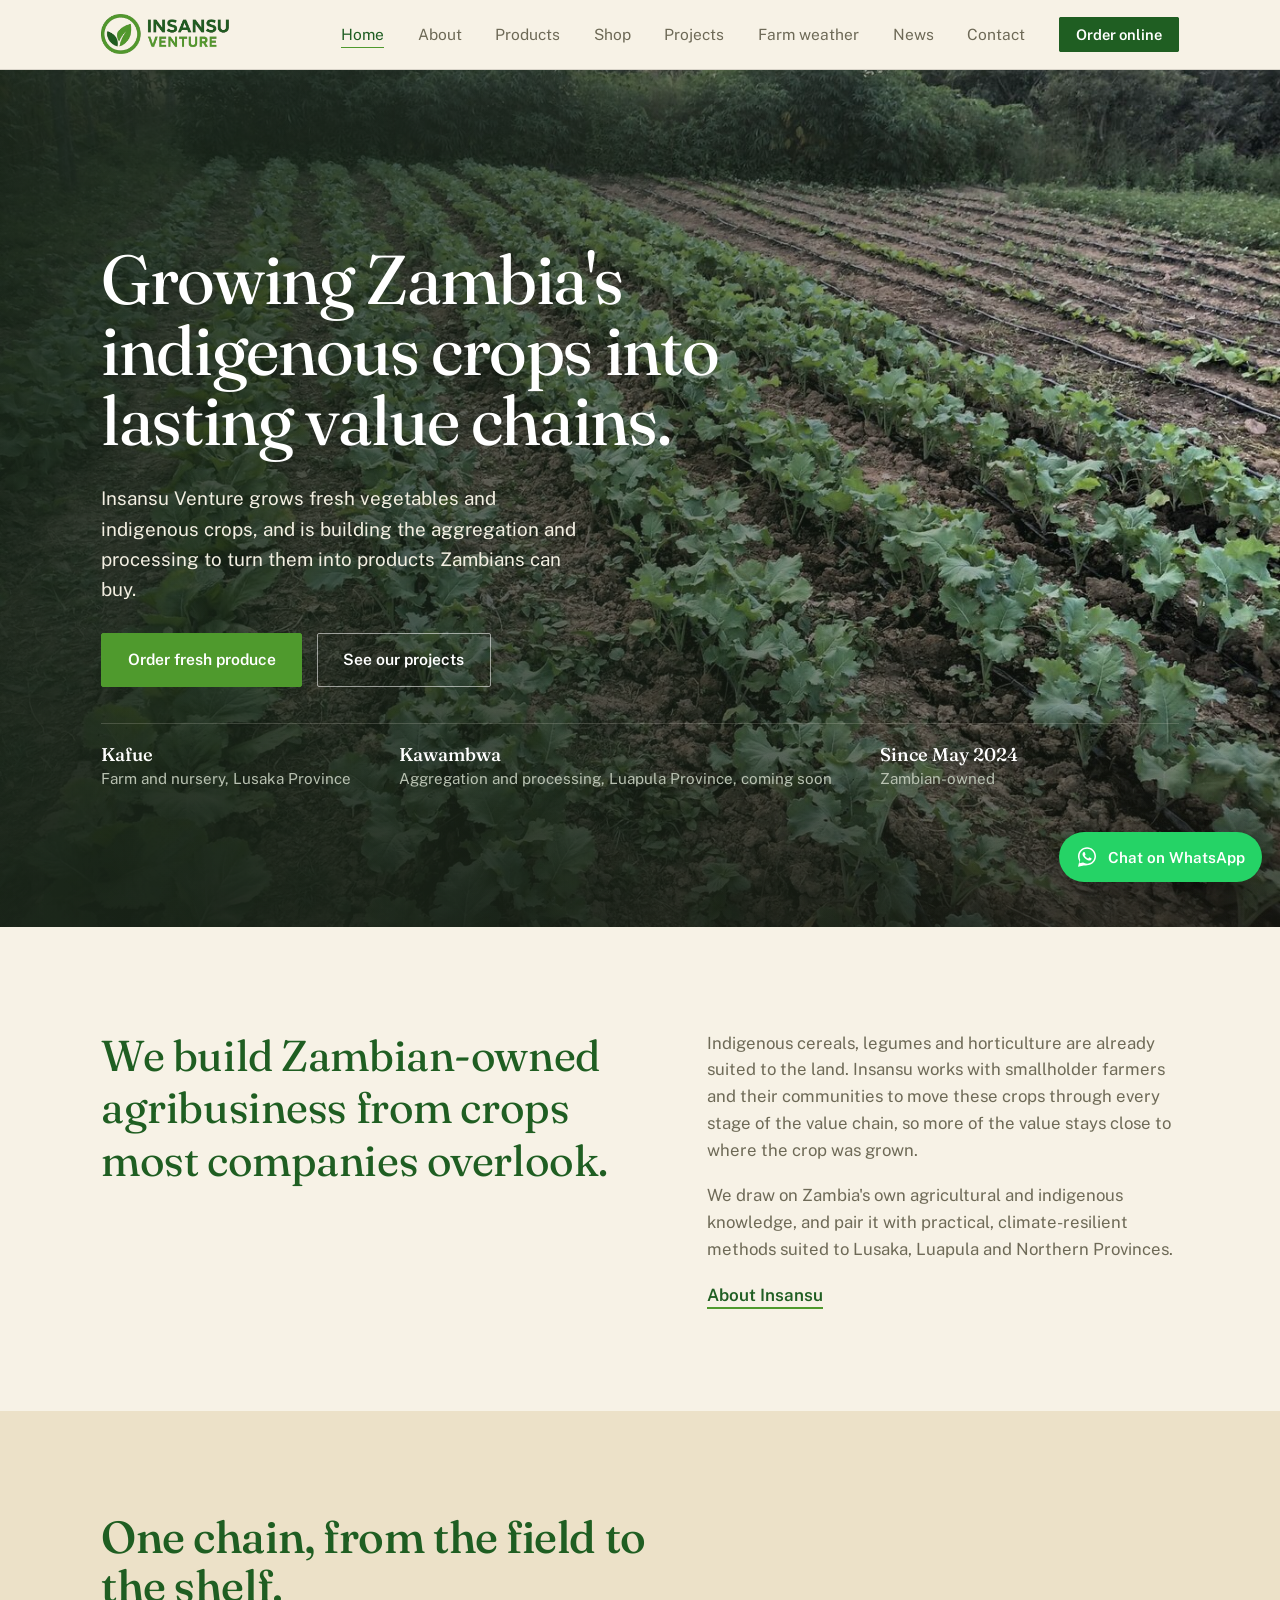
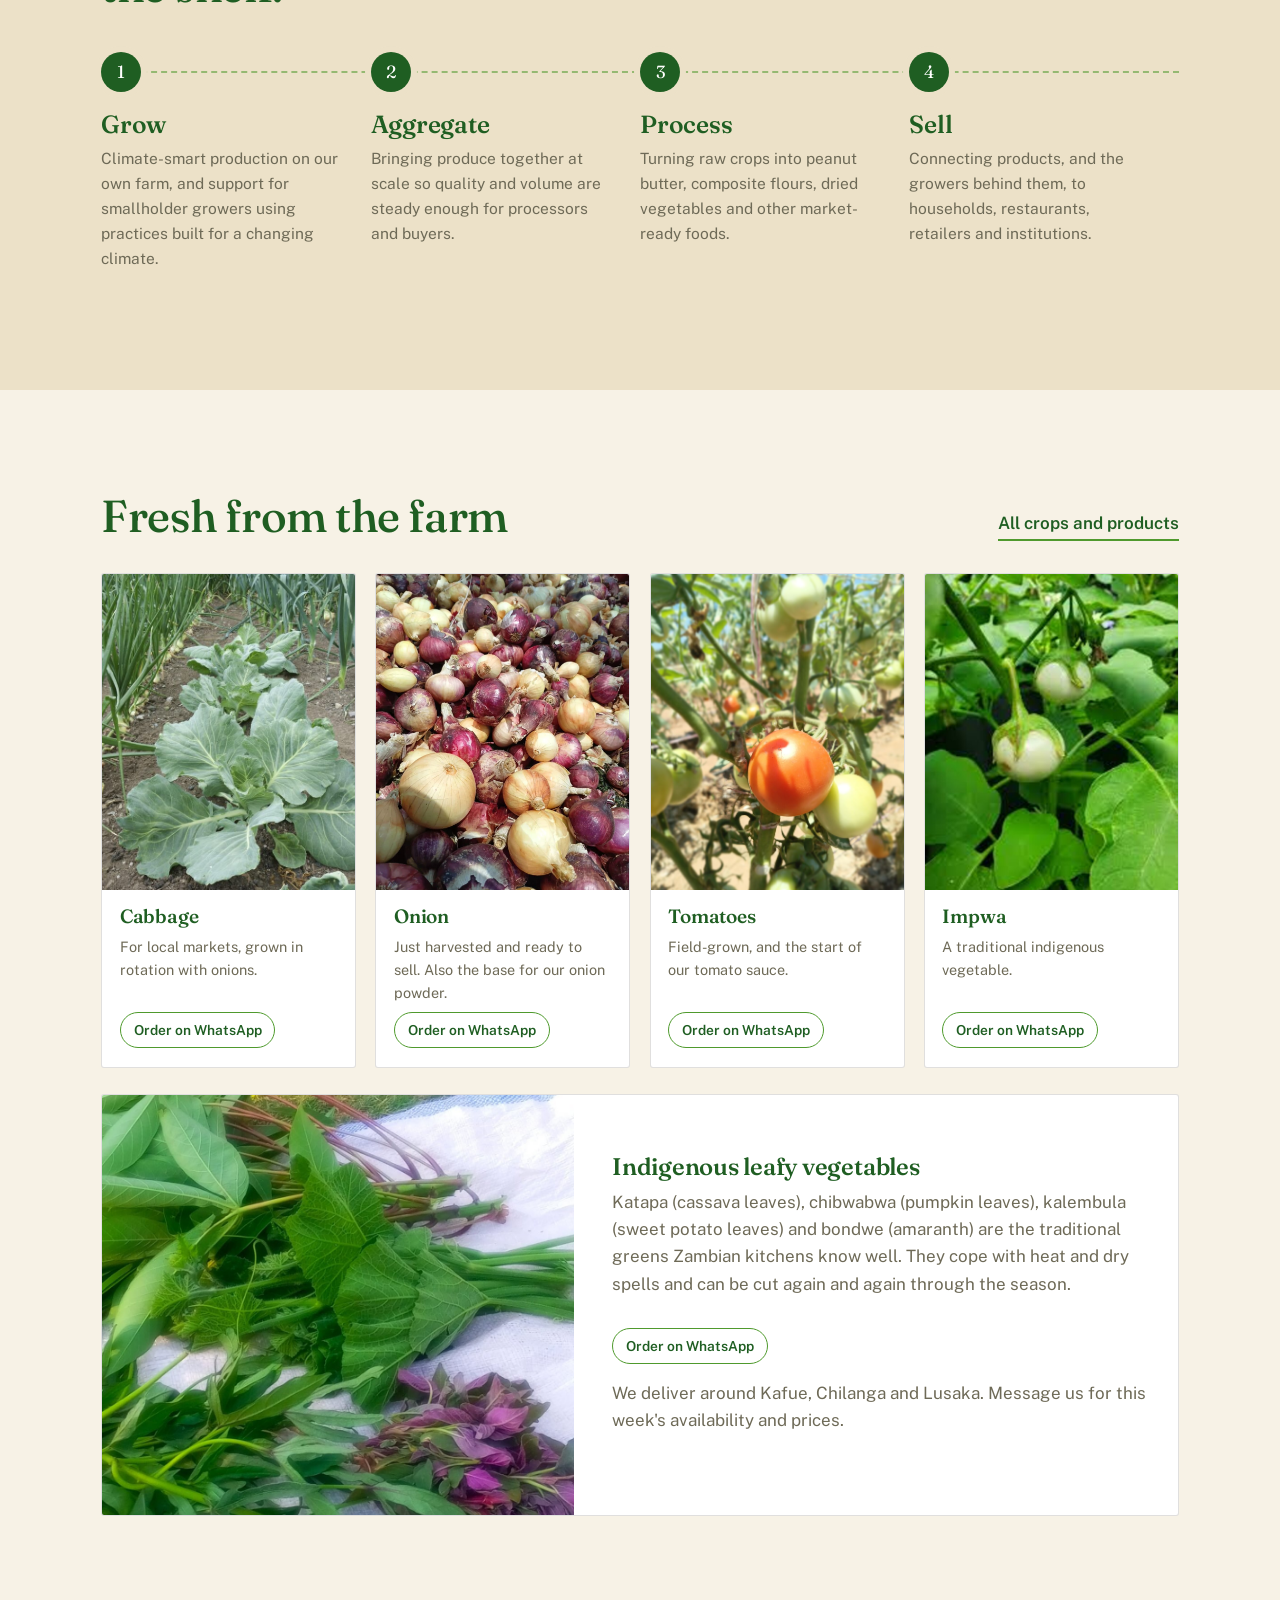
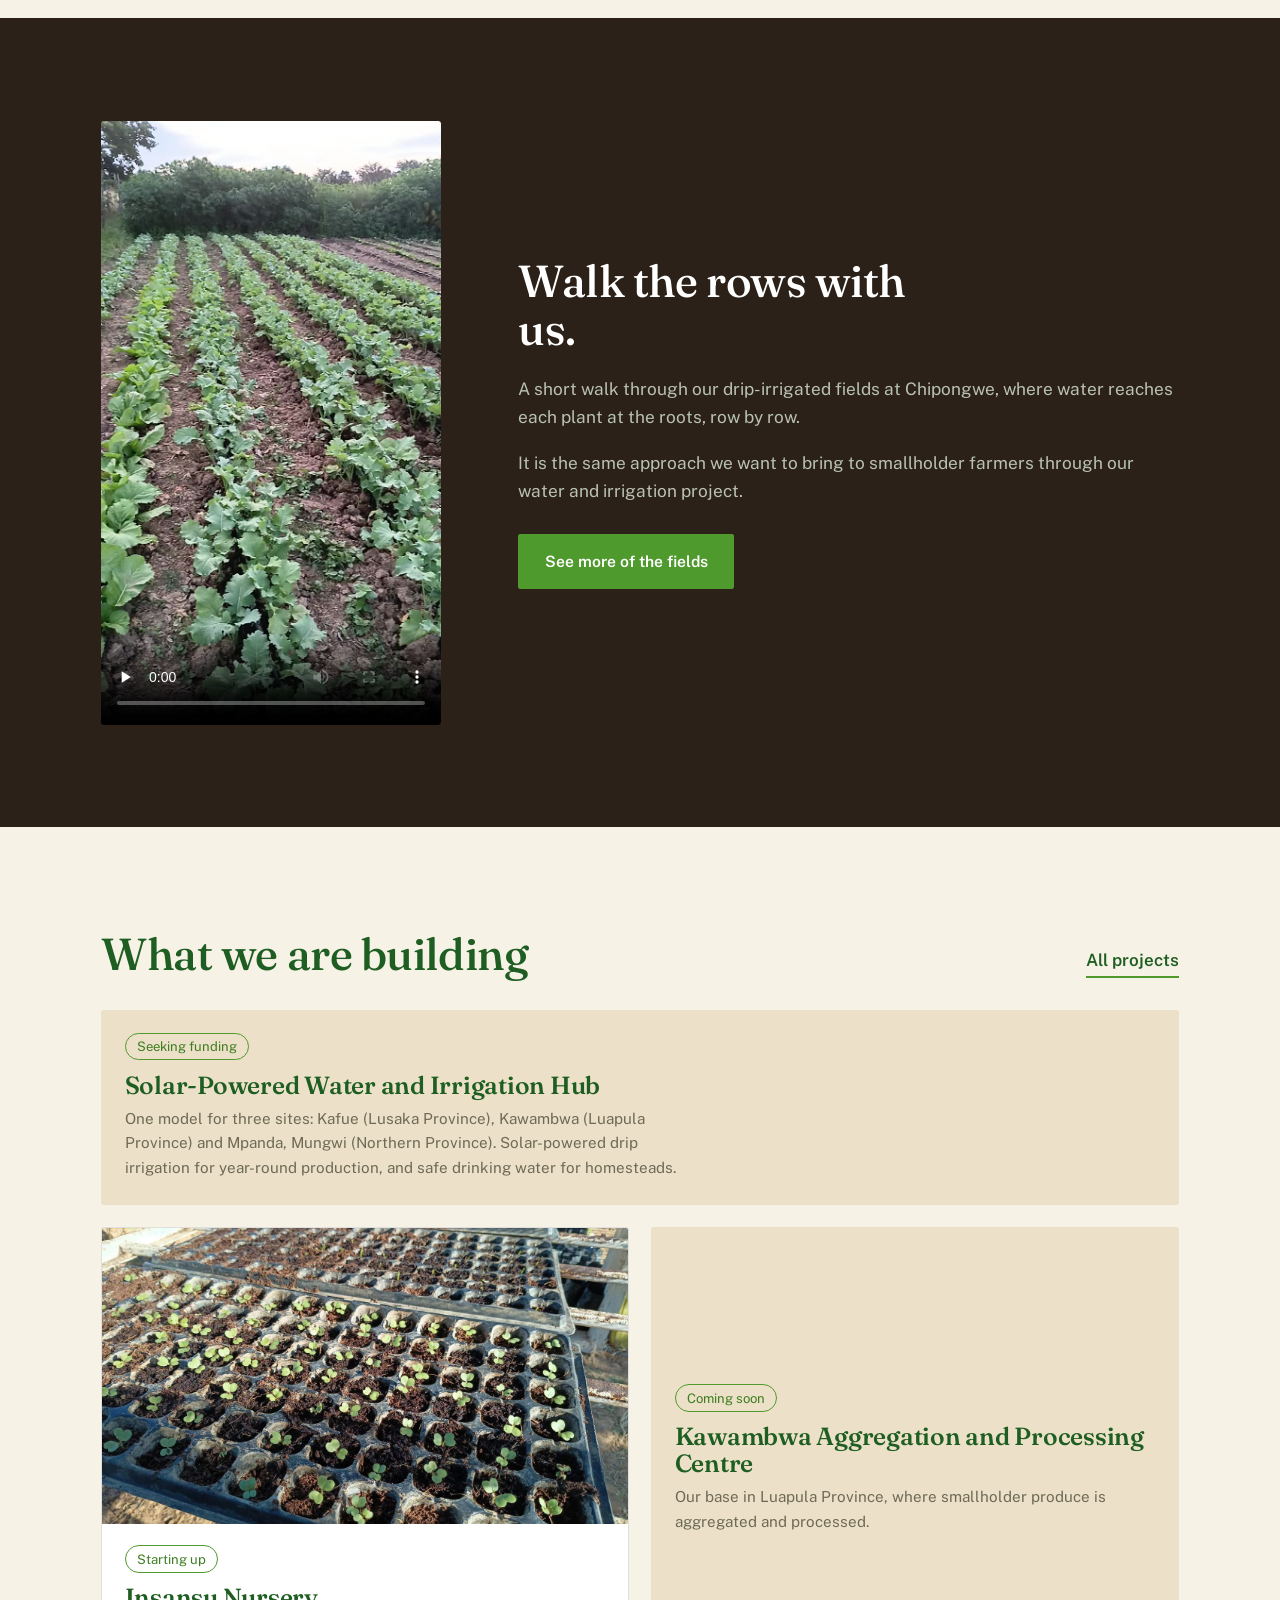
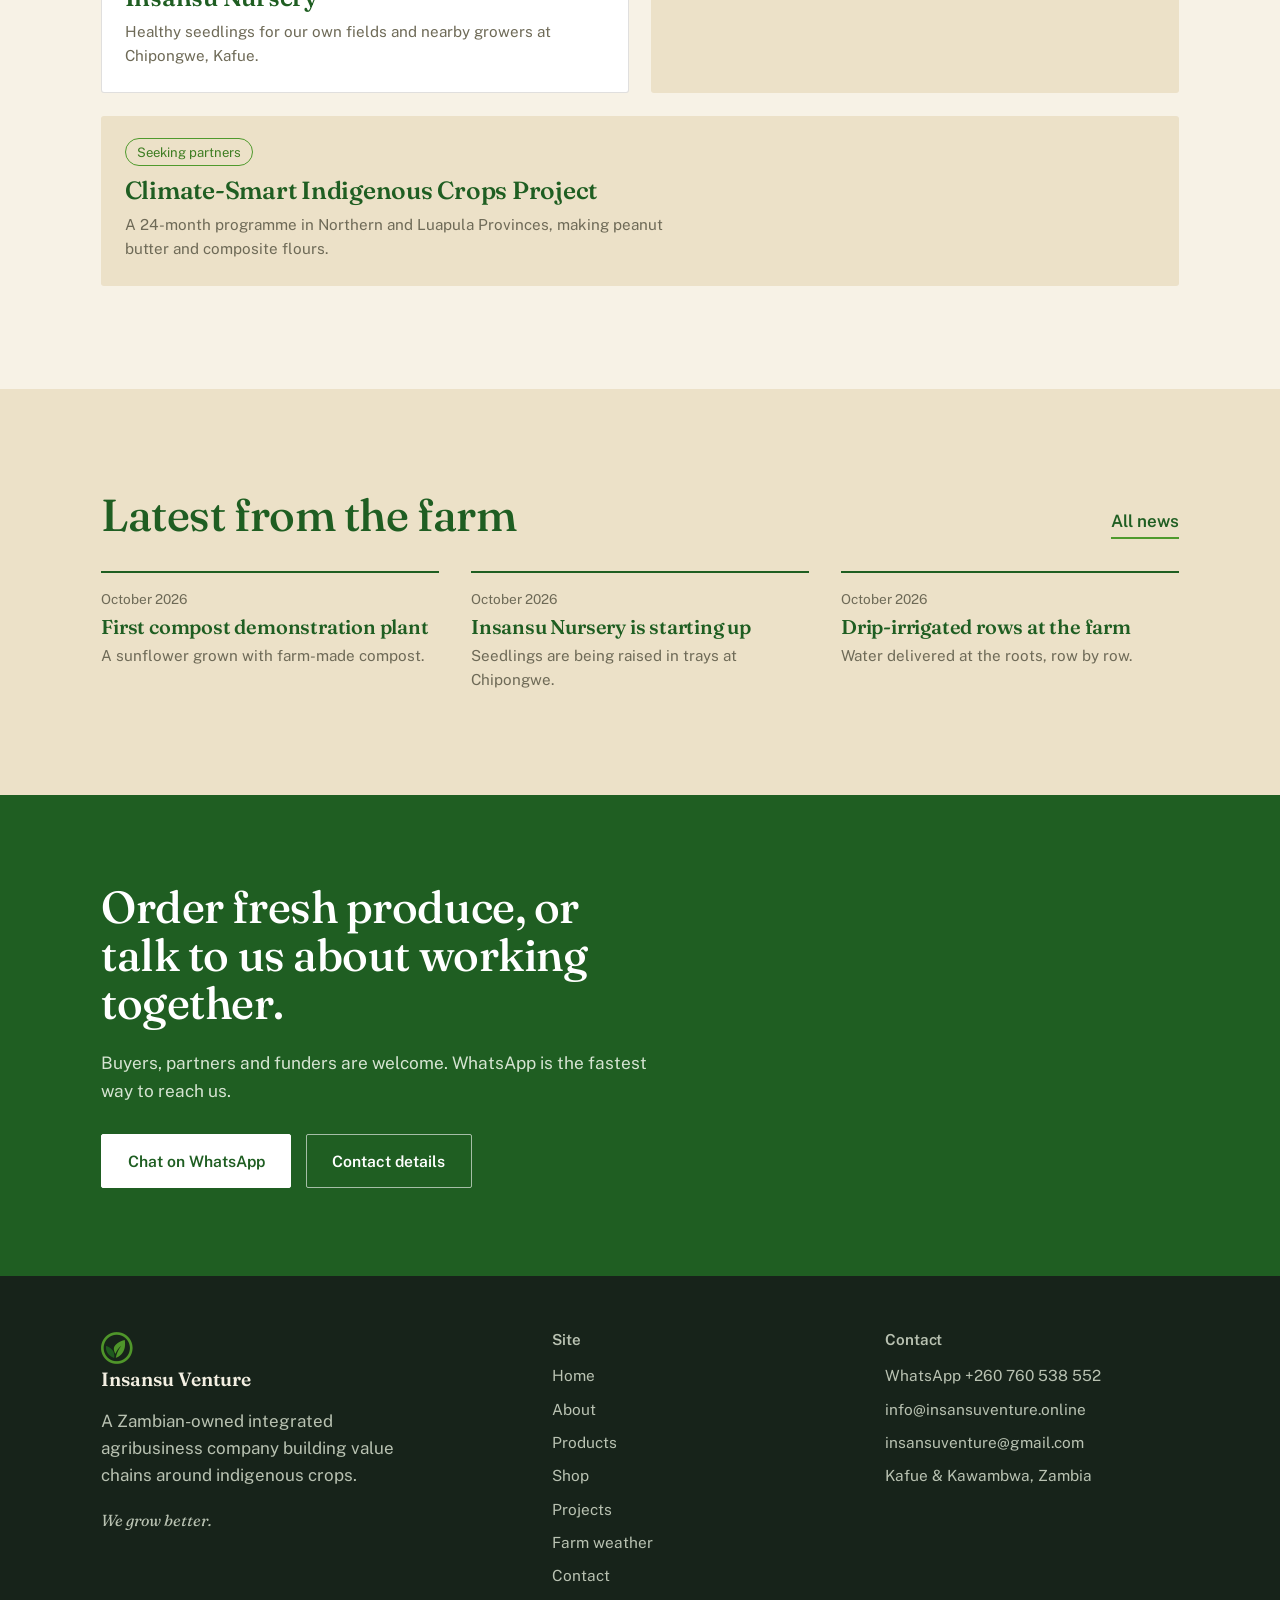
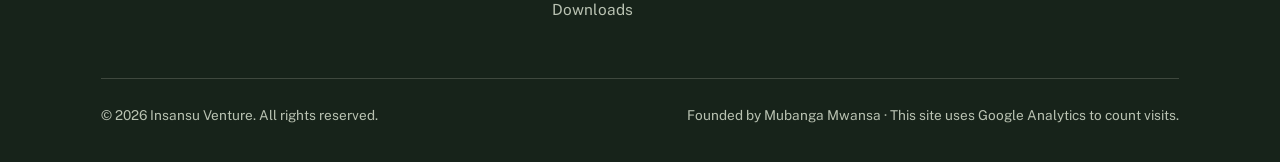
<file: index.html>
<!doctype html>
<html lang="en">
<head>
<meta charset="UTF-8">
<meta name="viewport" content="width=device-width, initial-scale=1">
<title>Insansu Venture — Integrated Agribusiness, Zambia</title>
<meta name="description" content="Insansu Venture is a Zambian-owned integrated agribusiness company building climate-smart value chains from indigenous crops to market — production, aggregation, agro-processing and value addition.">
<meta property="og:type" content="website">
<meta property="og:site_name" content="Insansu Venture">
<meta property="og:title" content="Insansu Venture — Integrated Agribusiness, Zambia">
<meta property="og:description" content="Insansu Venture is a Zambian-owned integrated agribusiness company building climate-smart value chains from indigenous crops to market — production, aggregation, agro-processing and value addition.">
<meta property="og:url" content="https://insansuventure.online/">
<meta property="og:image" content="https://insansuventure.online/images/brand/share.jpg">
<meta property="og:image:width" content="1200">
<meta property="og:image:height" content="630">
<meta name="twitter:card" content="summary_large_image">
<meta name="twitter:image" content="https://insansuventure.online/images/brand/share.jpg">
<link rel="canonical" href="https://insansuventure.online/">
<script type="application/ld+json">
{
 "@context": "https://schema.org",
 "@graph": [
  {
   "@type": "Organization",
   "@id": "https://insansuventure.online/#org",
   "name": "Insansu Venture",
   "url": "https://insansuventure.online/",
   "logo": "https://insansuventure.online/images/brand/logo.png",
   "image": "https://insansuventure.online/images/brand/share.jpg",
   "email": "info@insansuventure.online",
   "telephone": "+260760538552",
   "foundingDate": "2024-05-13",
   "description": "Zambian-owned integrated agribusiness growing indigenous crops and fresh vegetables, with aggregation and agro-processing coming soon."
  },
  {
   "@type": "LocalBusiness",
   "@id": "https://insansuventure.online/#kafue",
   "name": "Insansu Venture, Kafue farm",
   "parentOrganization": {
    "@id": "https://insansuventure.online/#org"
   },
   "url": "https://insansuventure.online/",
   "image": "https://insansuventure.online/images/brand/share.jpg",
   "telephone": "+260760538552",
   "address": {
    "@type": "PostalAddress",
    "streetAddress": "Plot No. 10/10288MM, Chipapa/Chipongwe Area",
    "addressLocality": "Kafue",
    "addressRegion": "Lusaka Province",
    "addressCountry": "ZM"
   },
   "geo": {
    "@type": "GeoCoordinates",
    "latitude": -15.633252,
    "longitude": 28.270348
   },
   "areaServed": [
    "Kafue",
    "Chilanga",
    "Lusaka"
   ],
   "priceRange": "$"
  },
  {
   "@type": "LocalBusiness",
   "@id": "https://insansuventure.online/#kawambwa",
   "name": "Insansu Venture, Kawambwa",
   "parentOrganization": {
    "@id": "https://insansuventure.online/#org"
   },
   "url": "https://insansuventure.online/",
   "telephone": "+260760538552",
   "address": {
    "@type": "PostalAddress",
    "streetAddress": "Plot 3861, New Town",
    "addressLocality": "Kawambwa",
    "addressRegion": "Luapula Province",
    "addressCountry": "ZM"
   },
   "areaServed": [
    "Kawambwa",
    "Luapula Province"
   ]
  }
 ]
}
</script>
<link rel="icon" href="images/brand/favicon.png" type="image/png">
<link rel="preconnect" href="https://fonts.googleapis.com">
<link rel="preconnect" href="https://fonts.gstatic.com" crossorigin>
<link href="https://fonts.googleapis.com/css2?family=Fraunces:ital,opsz,wght@0,9..144,400;0,9..144,460;0,9..144,560;1,9..144,460&family=Public+Sans:wght@400;500;600;700&display=swap" rel="stylesheet">
<link rel="stylesheet" href="css/style.css">
<!-- Google tag (gtag.js) -->
<script async src="https://www.googletagmanager.com/gtag/js?id=G-HKZN7J60WN"></script>
<script>
  window.dataLayer = window.dataLayer || [];
  function gtag(){dataLayer.push(arguments);}
  gtag('js', new Date());
  gtag('config', 'G-HKZN7J60WN');
</script>
</head>
<body>

<header class="site-header">
  <div class="container nav-row">
    <a href="index.html" class="brand"><img src="images/brand/logo.png" alt="Insansu Venture"></a>
    <nav>
      <ul class="nav-links">
        <li><a href="index.html" aria-current="page">Home</a></li>
        <li><a href="about.html">About</a></li>
        <li><a href="products.html">Products</a></li>
        <li><a href="shop.html">Shop</a></li>
        <li><a href="projects.html">Projects</a></li>
        <li><a href="weather.html">Farm weather</a></li>
        <li><a href="news.html">News</a></li>
        <li><a href="contact.html">Contact</a></li>
      </ul>
    </nav>
    <button class="nav-toggle" aria-label="Toggle navigation" aria-expanded="false">☰</button>
  </div>
</header>

<main>
<section class="fp-hero">
  <img class="fp-hero-img" src="images/crops/field-rows-wide.jpg" alt="Drip-irrigated rows of vegetables at the Insansu farm in Chipongwe, Kafue" width="1400" height="1050" fetchpriority="high">
  <div class="container fp-hero-body">
    <h1>Growing Zambia's indigenous crops into lasting value chains.</h1>
    <p class="lede">Insansu Venture grows fresh vegetables and indigenous crops, and is building the aggregation and processing to turn them into products Zambians can buy.</p>
    <div class="fp-actions">
      <a href="https://wa.me/260760538552?text=Hello%20Insansu%20Venture%2C%20I%27d%20like%20to%20order%20fresh%20produce.%20What%20is%20available%20this%20week%3F" class="btn">Order fresh produce</a>
      <a href="projects.html" class="btn btn-outline">See our projects</a>
    </div>
    <div class="fp-places">
      <div><strong>Kafue</strong>Farm and nursery, Lusaka Province</div>
      <div><strong>Kawambwa</strong>Aggregation and processing, Luapula Province, coming soon</div>
      <div><strong>Since May 2024</strong>Zambian-owned</div>
    </div>
  </div>
</section>

<section class="fp-section">
  <div class="container fp-intro">
    <p class="fp-statement">We build Zambian-owned agribusiness from crops most companies overlook.</p>
    <div>
      <p>Indigenous cereals, legumes and horticulture are already suited to the land. Insansu works with smallholder farmers and their communities to move these crops through every stage of the value chain, so more of the value stays close to where the crop was grown.</p>
      <p>We draw on Zambia's own agricultural and indigenous knowledge, and pair it with practical, climate-resilient methods suited to Lusaka, Luapula and Northern Provinces.</p>
      <a href="about.html" class="fp-link">About Insansu</a>
    </div>
  </div>
</section>

<section class="fp-section section-alt">
  <div class="container">
    <h2 style="max-width:20ch;">One chain, from the field to the shelf.</h2>
    <div class="fp-chain">
      <div class="fp-step"><div class="n">1</div><h3>Grow</h3><p>Climate-smart production on our own farm, and support for smallholder growers using practices built for a changing climate.</p></div>
      <div class="fp-step"><div class="n">2</div><h3>Aggregate</h3><p>Bringing produce together at scale so quality and volume are steady enough for processors and buyers.</p></div>
      <div class="fp-step"><div class="n">3</div><h3>Process</h3><p>Turning raw crops into peanut butter, composite flours, dried vegetables and other market-ready foods.</p></div>
      <div class="fp-step"><div class="n">4</div><h3>Sell</h3><p>Connecting products, and the growers behind them, to households, restaurants, retailers and institutions.</p></div>
    </div>
  </div>
</section>

<section class="fp-section">
  <div class="container">
    <div class="fp-head">
      <h2>Fresh from the farm</h2>
      <a href="products.html" class="fp-link">All crops and products</a>
    </div>
    <div class="fp-crops">
      <div class="fp-crop"><img src="images/crops/cabbage.jpg" alt="Cabbage growing in an Insansu field" loading="lazy"><div class="cap"><h3>Cabbage</h3><p>For local markets, grown in rotation with onions.</p><a class="order-link" href="https://wa.me/260760538552?text=Hello%20Insansu%20Venture%2C%20I%20would%20like%20to%20order%20cabbage.%20What%20is%20available%20this%20week%3F">Order on WhatsApp</a></div></div>
      <div class="fp-crop"><img src="images/crops/onions-harvest.jpg" alt="A heap of freshly harvested red and golden onions from the Insansu farm" loading="lazy"><div class="cap"><h3>Onion</h3><p>Just harvested and ready to sell. Also the base for our onion powder.</p><a class="order-link" href="https://wa.me/260760538552?text=Hello%20Insansu%20Venture%2C%20I%20would%20like%20to%20order%20onion.%20What%20is%20available%20this%20week%3F">Order on WhatsApp</a></div></div>
      <div class="fp-crop"><img src="images/crops/tomato.jpg" alt="Tomatoes ripening in the field" loading="lazy"><div class="cap"><h3>Tomatoes</h3><p>Field-grown, and the start of our tomato sauce.</p><a class="order-link" href="https://wa.me/260760538552?text=Hello%20Insansu%20Venture%2C%20I%20would%20like%20to%20order%20tomatoes.%20What%20is%20available%20this%20week%3F">Order on WhatsApp</a></div></div>
      <div class="fp-crop"><img src="images/crops/impwa.jpg" alt="Impwa growing on the vine" loading="lazy"><div class="cap"><h3>Impwa</h3><p>A traditional indigenous vegetable.</p><a class="order-link" href="https://wa.me/260760538552?text=Hello%20Insansu%20Venture%2C%20I%20would%20like%20to%20order%20impwa.%20What%20is%20available%20this%20week%3F">Order on WhatsApp</a></div></div>
    </div>
    <div class="fp-leafy">
      <img src="images/crops/leafy-vegetables.jpg" alt="Freshly harvested indigenous leafy vegetables: cassava leaves, pumpkin leaves, sweet potato leaves and purple amaranth" loading="lazy">
      <div>
        <h3>Indigenous leafy vegetables</h3>
        <p>Katapa (cassava leaves), chibwabwa (pumpkin leaves), kalembula (sweet potato leaves) and bondwe (amaranth) are the traditional greens Zambian kitchens know well. They cope with heat and dry spells and can be cut again and again through the season.</p>
        <a class="order-link" href="https://wa.me/260760538552?text=Hello%20Insansu%20Venture%2C%20I%20would%20like%20to%20order%20indigenous%20leafy%20vegetables.%20What%20is%20available%20this%20week%3F">Order on WhatsApp</a>
        <p class="fp-note">We deliver around Kafue, Chilanga and Lusaka. Message us for this week's availability and prices.</p>
      </div>
    </div>
  </div>
</section>

<section class="fp-section fp-video">
  <div class="container fp-video-grid">
    <video controls playsinline preload="none" poster="images/crops/field-walkthrough-poster.jpg"><source src="videos/field-walkthrough.mp4" type="video/mp4"></video>
    <div>
      <h2>Walk the rows with us.</h2>
      <p>A short walk through our drip-irrigated fields at Chipongwe, where water reaches each plant at the roots, row by row.</p>
      <p>It is the same approach we want to bring to smallholder farmers through our water and irrigation project.</p>
      <a href="products.html" class="btn" style="margin-top:.6rem;">See more of the fields</a>
    </div>
  </div>
</section>

<section class="fp-section">
  <div class="container">
    <div class="fp-head">
      <h2>What we are building</h2>
      <a href="projects.html" class="fp-link">All projects</a>
    </div>
    <div class="fp-projects">
      <a class="fp-proj text wide" href="projects.html"><div class="cap"><span class="st">Seeking funding</span><h3>Solar-Powered Water and Irrigation Hub</h3><p>One model for three sites: Kafue (Lusaka Province), Kawambwa (Luapula Province) and Mpanda, Mungwi (Northern Province). Solar-powered drip irrigation for year-round production, and safe drinking water for homesteads.</p></div></a>
      <a class="fp-proj" href="projects.html"><img src="images/crops/nursery.jpg" alt="Seedlings growing in trays at the Insansu nursery" loading="lazy"><div class="cap"><span class="st">Starting up</span><h3>Insansu Nursery</h3><p>Healthy seedlings for our own fields and nearby growers at Chipongwe, Kafue.</p></div></a>
      <a class="fp-proj text" href="projects.html"><div class="cap"><span class="st">Coming soon</span><h3>Kawambwa Aggregation and Processing Centre</h3><p>Our base in Luapula Province, where smallholder produce is aggregated and processed.</p></div></a>
      <a class="fp-proj text wide" href="projects.html"><div class="cap"><span class="st">Seeking partners</span><h3>Climate-Smart Indigenous Crops Project</h3><p>A 24-month programme in Northern and Luapula Provinces, making peanut butter and composite flours.</p></div></a>
    </div>
  </div>
</section>

<section class="fp-section section-alt">
  <div class="container">
    <div class="fp-head">
      <h2>Latest from the farm</h2>
      <a href="news.html" class="fp-link">All news</a>
    </div>
    <div class="fp-news">
      <a href="news.html"><div class="d">October 2026</div><h3>First compost demonstration plant</h3><p>A sunflower grown with farm-made compost.</p></a>
      <a href="news.html"><div class="d">October 2026</div><h3>Insansu Nursery is starting up</h3><p>Seedlings are being raised in trays at Chipongwe.</p></a>
      <a href="news.html"><div class="d">October 2026</div><h3>Drip-irrigated rows at the farm</h3><p>Water delivered at the roots, row by row.</p></a>
    </div>
  </div>
</section>

<section class="fp-cta">
  <div class="container">
    <h2>Order fresh produce, or talk to us about working together.</h2>
    <p>Buyers, partners and funders are welcome. WhatsApp is the fastest way to reach us.</p>
    <div class="fp-actions">
      <a href="https://wa.me/260760538552?text=Hello%20Insansu%20Venture%2C%20I%27d%20like%20to%20ask%20about%20your%20produce." class="btn">Chat on WhatsApp</a>
      <a href="contact.html" class="btn btn-outline">Contact details</a>
    </div>
  </div>
</section>
</main>

<footer class="site-footer">
  <div class="container">
    <div class="footer-grid">
      <div>
        <a href="index.html" class="brand" style="margin-bottom:0.8rem;"><img src="images/brand/mark.png" alt=""><span class="brand-text">Insansu Venture</span></a>
        <p style="max-width:32ch;">A Zambian-owned integrated agribusiness company building value chains around indigenous crops.</p>
        <p class="footer-tagline">We grow better.</p>
      </div>
      <div>
        <h4>Site</h4>
        <a href="index.html">Home</a>
        <a href="about.html">About</a>
        <a href="products.html">Products</a>
        <a href="shop.html">Shop</a>
        <a href="projects.html">Projects</a>
        <a href="weather.html">Farm weather</a>
        <a href="contact.html">Contact</a>
        <a href="about.html#downloads">Downloads</a>
      </div>
      <div>
        <h4>Contact</h4>
        <a href="https://wa.me/260760538552">WhatsApp +260 760 538 552</a>
        <a href="mailto:info@insansuventure.online">info@insansuventure.online</a>
        <a href="mailto:insansuventure@gmail.com">insansuventure@gmail.com</a>
        <a href="contact.html" style="pointer-events:none;">Kafue &amp; Kawambwa, Zambia</a>
      </div>
    </div>
    <div class="footer-bottom">
      <span>© <span class="year"></span> Insansu Venture. All rights reserved.</span>
      <span>Founded by Mubanga Mwansa · This site uses Google Analytics to count visits.</span>
    </div>
  </div>
</footer>

<script src="js/main.js"></script>
</body>
</html>
</file>
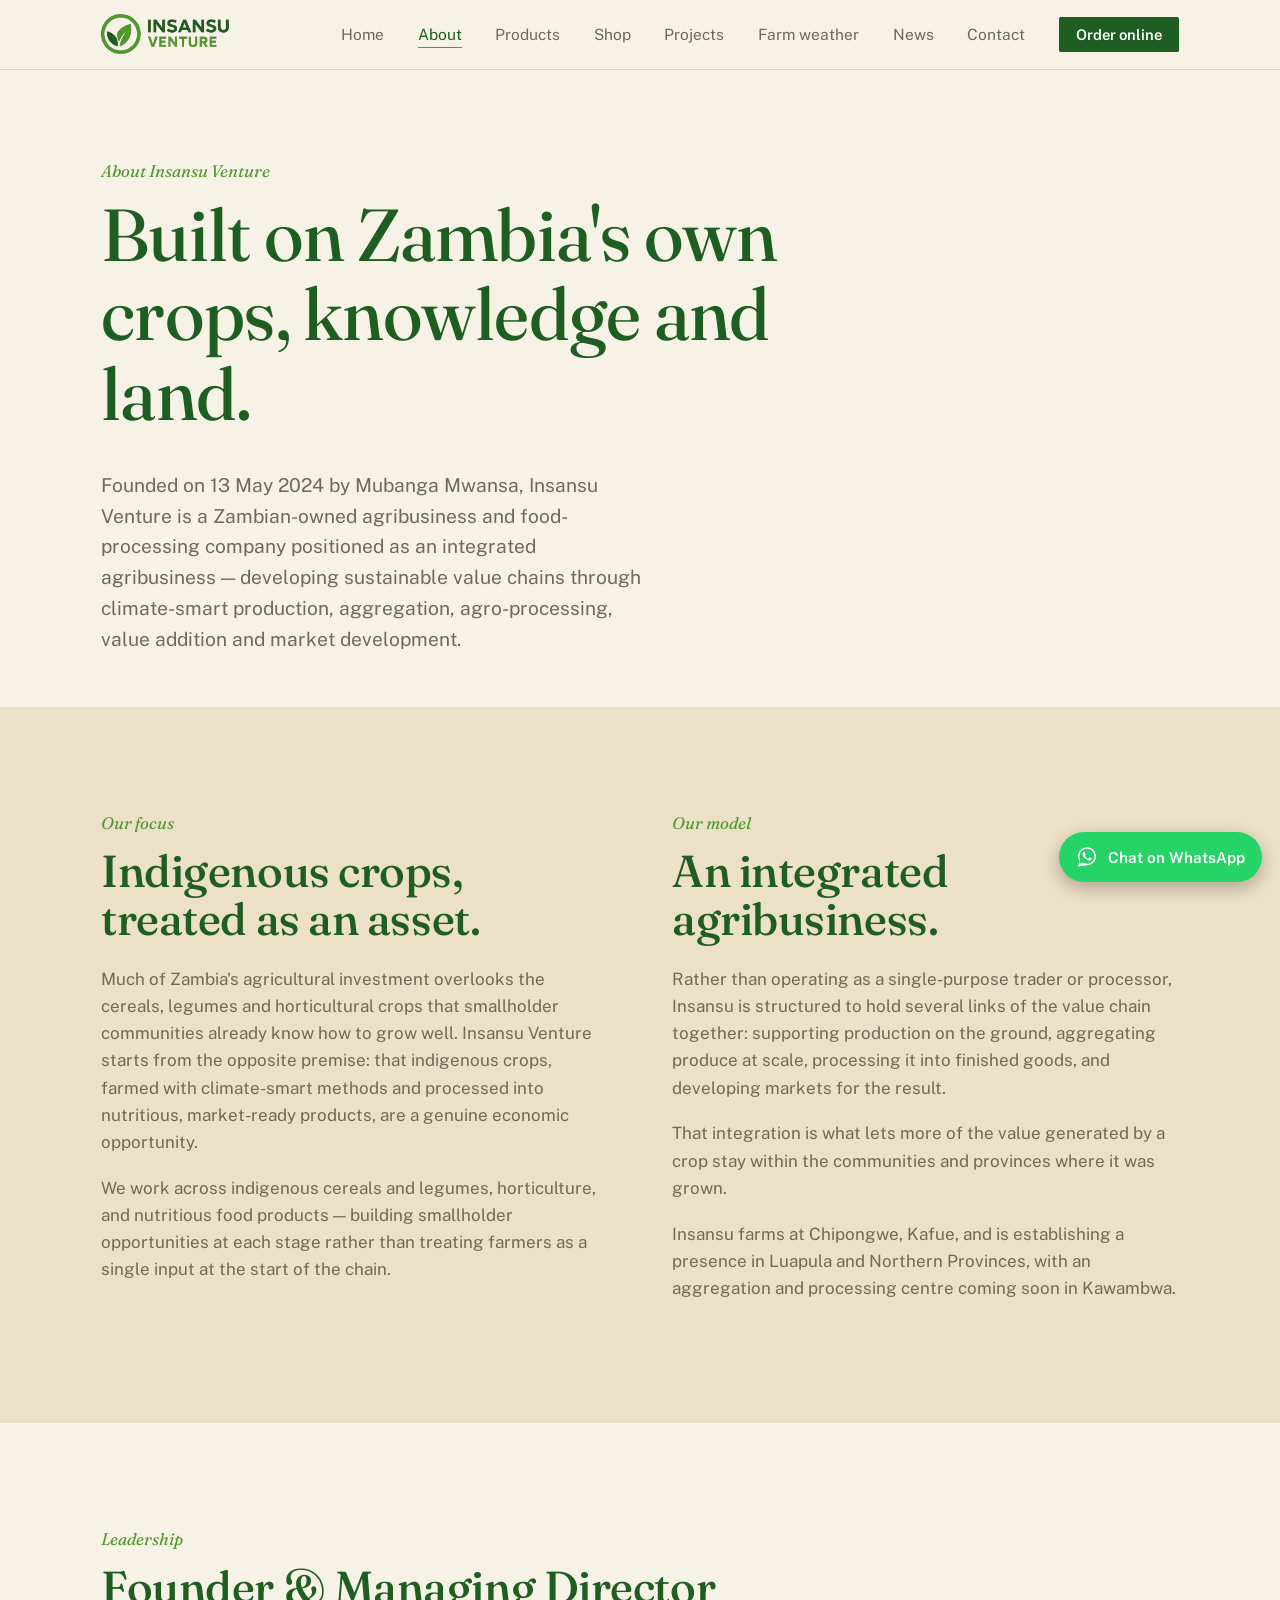
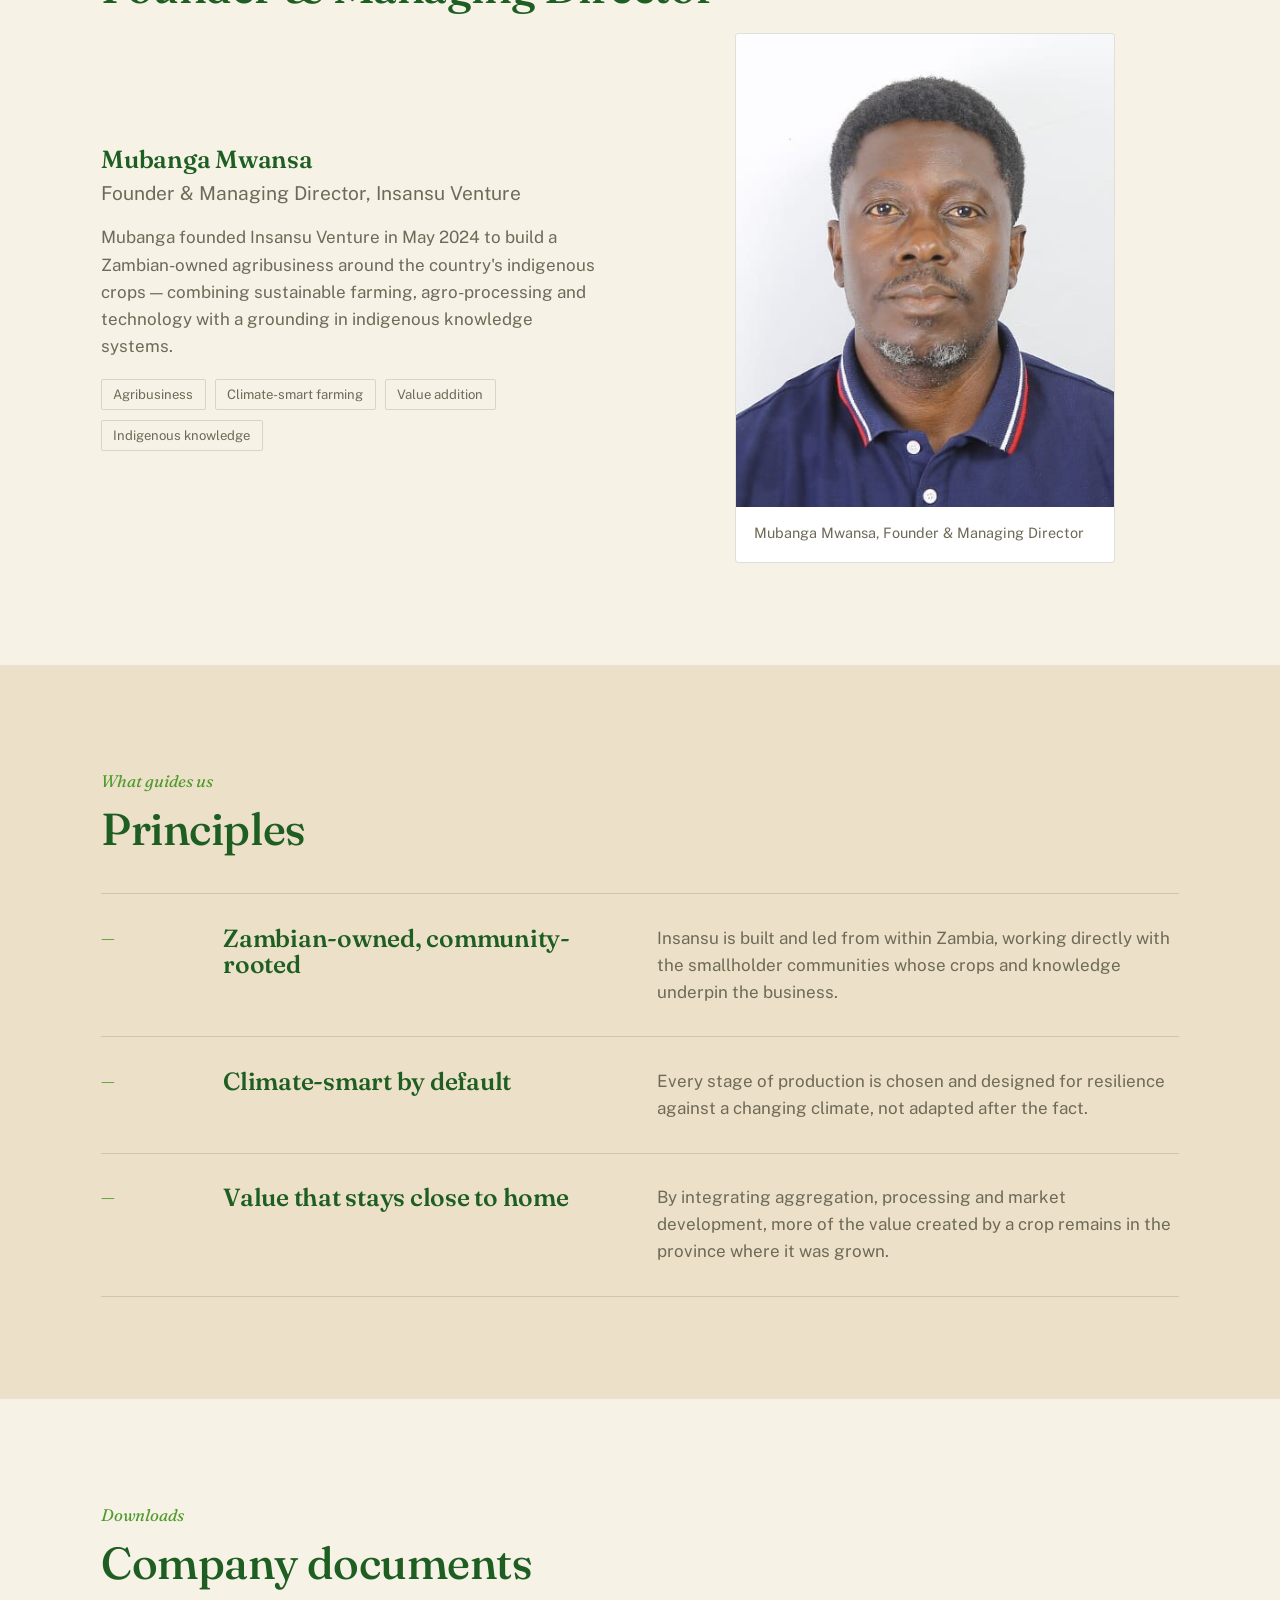
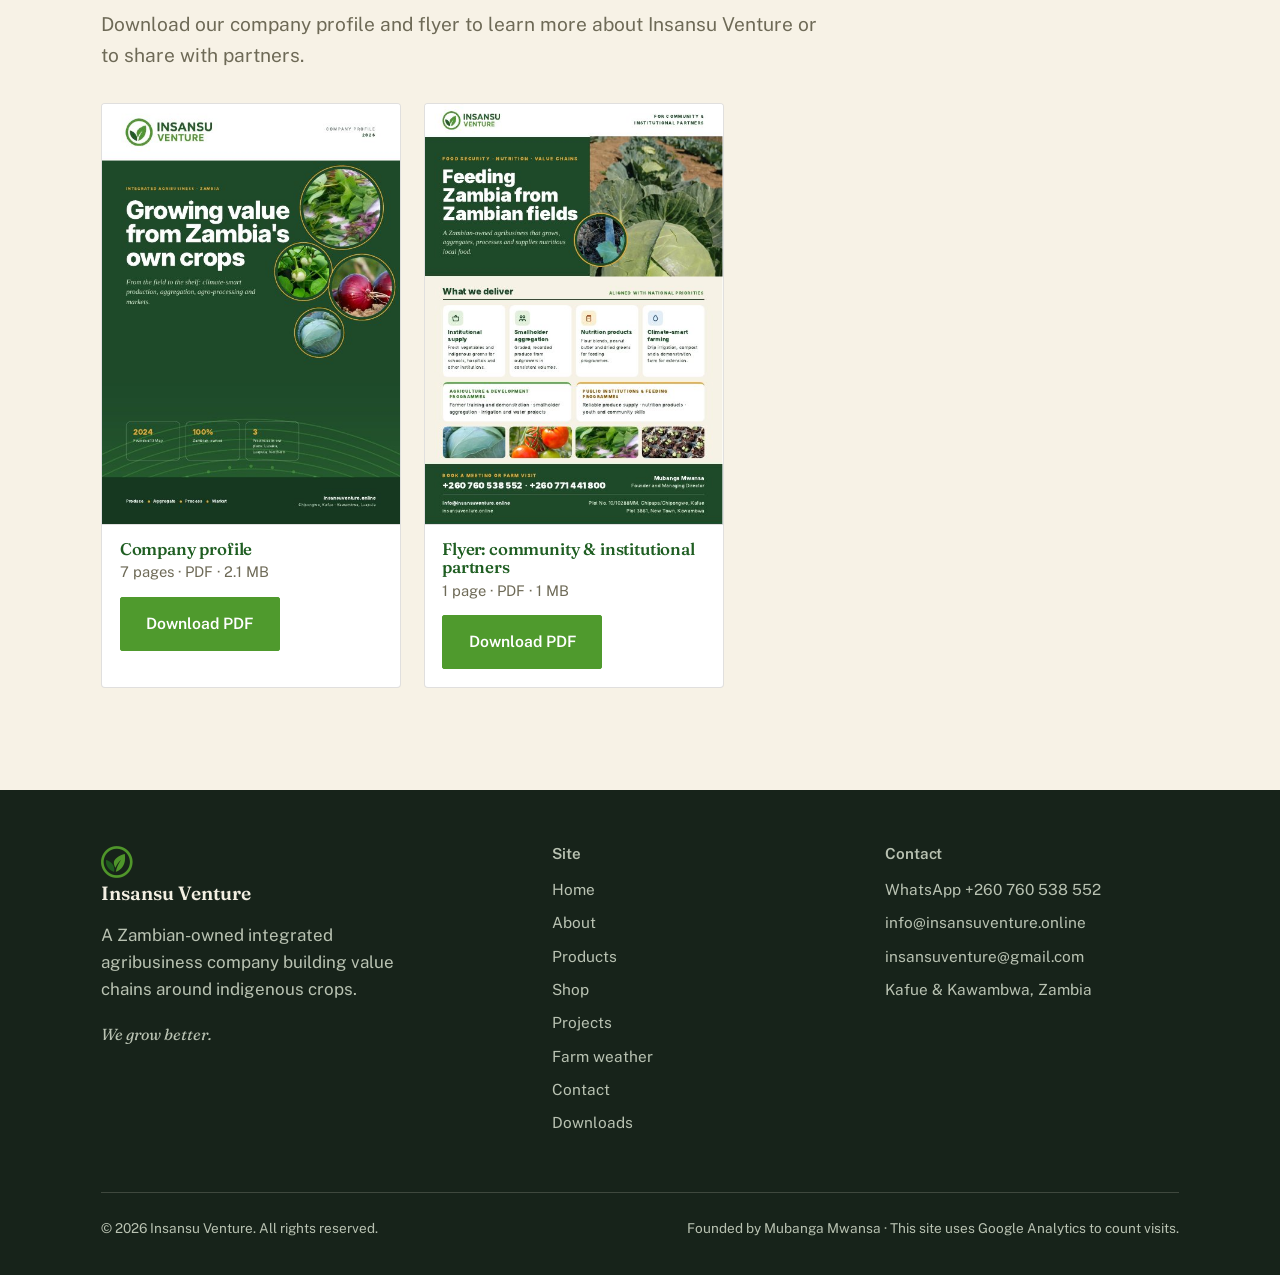
<file: about.html>
<!doctype html>
<html lang="en">
<head>
<meta charset="UTF-8">
<meta name="viewport" content="width=device-width, initial-scale=1">
<title>About — Insansu Venture</title>
<meta name="description" content="Insansu Venture is a Zambian-owned agribusiness and food-processing company, founded May 2024, building climate-smart value chains around indigenous crops.">
<meta property="og:type" content="website">
<meta property="og:site_name" content="Insansu Venture">
<meta property="og:title" content="About — Insansu Venture">
<meta property="og:description" content="Insansu Venture is a Zambian-owned agribusiness and food-processing company, founded May 2024, building climate-smart value chains around indigenous crops.">
<meta property="og:url" content="https://insansuventure.online/about.html">
<meta property="og:image" content="https://insansuventure.online/images/brand/share.jpg">
<meta property="og:image:width" content="1200">
<meta property="og:image:height" content="630">
<meta name="twitter:card" content="summary_large_image">
<meta name="twitter:image" content="https://insansuventure.online/images/brand/share.jpg">
<link rel="canonical" href="https://insansuventure.online/about.html">
<link rel="icon" href="images/brand/favicon.png" type="image/png">
<link rel="preconnect" href="https://fonts.googleapis.com">
<link rel="preconnect" href="https://fonts.gstatic.com" crossorigin>
<link href="https://fonts.googleapis.com/css2?family=Fraunces:ital,opsz,wght@0,9..144,400;0,9..144,460;0,9..144,560;1,9..144,460&family=Public+Sans:wght@400;500;600;700&display=swap" rel="stylesheet">
<link rel="stylesheet" href="css/style.css">
<!-- Google tag (gtag.js) -->
<script async src="https://www.googletagmanager.com/gtag/js?id=G-HKZN7J60WN"></script>
<script>
  window.dataLayer = window.dataLayer || [];
  function gtag(){dataLayer.push(arguments);}
  gtag('js', new Date());
  gtag('config', 'G-HKZN7J60WN');
</script>
</head>
<body>

<header class="site-header">
  <div class="container nav-row">
    <a href="index.html" class="brand"><img src="images/brand/logo.png" alt="Insansu Venture"></a>
    <nav>
      <ul class="nav-links">
        <li><a href="index.html">Home</a></li>
        <li><a href="about.html" aria-current="page">About</a></li>
        <li><a href="products.html">Products</a></li>
        <li><a href="shop.html">Shop</a></li>
        <li><a href="projects.html">Projects</a></li>
        <li><a href="weather.html">Farm weather</a></li>
        <li><a href="news.html">News</a></li>
        <li><a href="contact.html">Contact</a></li>
      </ul>
    </nav>
    <button class="nav-toggle" aria-label="Toggle navigation" aria-expanded="false">☰</button>
  </div>
</header>

<section class="hero" style="padding-bottom:2rem;">
  <div class="container">
    <p class="eyebrow">About Insansu Venture</p>
    <h1 style="max-width:16ch;">Built on Zambia's own crops, knowledge and land.</h1>
    <p class="lede">Founded on 13 May 2024 by Mubanga Mwansa, Insansu Venture is a Zambian-owned agribusiness and food-processing company positioned as an integrated agribusiness — developing sustainable value chains through climate-smart production, aggregation, agro-processing, value addition and market development.</p>
  </div>
</section>

<section class="section-alt">
  <div class="container two-col">
    <div>
      <p class="eyebrow">Our focus</p>
      <h2>Indigenous crops, treated as an asset.</h2>
      <p>Much of Zambia's agricultural investment overlooks the cereals, legumes and horticultural crops that smallholder communities already know how to grow well. Insansu Venture starts from the opposite premise: that indigenous crops, farmed with climate-smart methods and processed into nutritious, market-ready products, are a genuine economic opportunity.</p>
      <p>We work across indigenous cereals and legumes, horticulture, and nutritious food products — building smallholder opportunities at each stage rather than treating farmers as a single input at the start of the chain.</p>
    </div>
    <div>
      <p class="eyebrow">Our model</p>
      <h2>An integrated agribusiness.</h2>
      <p>Rather than operating as a single-purpose trader or processor, Insansu is structured to hold several links of the value chain together: supporting production on the ground, aggregating produce at scale, processing it into finished goods, and developing markets for the result.</p>
      <p>That integration is what lets more of the value generated by a crop stay within the communities and provinces where it was grown.</p>
      <p>Insansu farms at Chipongwe, Kafue, and is establishing a presence in Luapula and Northern Provinces, with an aggregation and processing centre coming soon in Kawambwa.</p>
    </div>
  </div>
</section>

<section>
  <div class="container">
    <p class="eyebrow">Leadership</p>
    <h2>Founder &amp; Managing Director</h2>
    <div class="two-col" style="align-items:center;">
      <div>
        <h3 style="margin-bottom:0.2em;">Mubanga Mwansa</h3>
        <p class="lede" style="margin-bottom:1rem;">Founder &amp; Managing Director, Insansu Venture</p>
        <p>Mubanga founded Insansu Venture in May 2024 to build a Zambian-owned agribusiness around the country's indigenous crops — combining sustainable farming, agro-processing and technology with a grounding in indigenous knowledge systems.</p>
        <div class="tag-row">
          <span class="tag">Agribusiness</span>
          <span class="tag">Climate-smart farming</span>
          <span class="tag">Value addition</span>
          <span class="tag">Indigenous knowledge</span>
        </div>
      </div>
      <div class="photo-card portrait-card">
        <img src="images/team/mubanga-mwansa.jpg" alt="Portrait of Mubanga Mwansa, Founder and Managing Director of Insansu Venture">
        <div class="cap"><p style="margin:0; font-size:0.9rem;">Mubanga Mwansa, Founder &amp; Managing Director</p></div>
      </div>
    </div>
  </div>
</section>

<section class="section-alt">
  <div class="container">
    <p class="eyebrow">What guides us</p>
    <h2>Principles</h2>
    <div class="chain-list">
      <div class="chain-row">
        <div class="chain-index">—</div>
        <h3>Zambian-owned, community-rooted</h3>
        <p>Insansu is built and led from within Zambia, working directly with the smallholder communities whose crops and knowledge underpin the business.</p>
      </div>
      <div class="chain-row">
        <div class="chain-index">—</div>
        <h3>Climate-smart by default</h3>
        <p>Every stage of production is chosen and designed for resilience against a changing climate, not adapted after the fact.</p>
      </div>
      <div class="chain-row">
        <div class="chain-index">—</div>
        <h3>Value that stays close to home</h3>
        <p>By integrating aggregation, processing and market development, more of the value created by a crop remains in the province where it was grown.</p>
      </div>
    </div>
  </div>
</section>

<section id="downloads">
  <div class="container">
    <p class="eyebrow">Downloads</p>
    <h2>Company documents</h2>
    <p class="lede" style="max-width:60ch;">Download our company profile and flyer to learn more about Insansu Venture or to share with partners.</p>
    <div class="doc-grid">
      <a class="photo-card doc-card" href="downloads/Insansu-Venture-Company-Profile.pdf" download>
        <img src="images/downloads/company-profile-cover.jpg" alt="Cover of the Insansu Venture company profile" loading="lazy">
        <div class="cap"><h3>Company profile</h3><p>7 pages · PDF · 2.1 MB</p><span class="btn" style="margin-top:0.8rem;">Download PDF</span></div>
      </a>
      <a class="photo-card doc-card" href="downloads/Insansu-Venture-Flyer.pdf" download>
        <img src="images/downloads/flyer-cover.jpg" alt="Insansu Venture flyer for community and institutional partners" loading="lazy">
        <div class="cap"><h3>Flyer: community &amp; institutional partners</h3><p>1 page · PDF · 1 MB</p><span class="btn" style="margin-top:0.8rem;">Download PDF</span></div>
      </a>
    </div>
  </div>
</section>

<footer class="site-footer">
  <div class="container">
    <div class="footer-grid">
      <div>
        <a href="index.html" class="brand" style="margin-bottom:0.8rem;"><img src="images/brand/mark.png" alt=""><span class="brand-text">Insansu Venture</span></a>
        <p style="max-width:32ch;">A Zambian-owned integrated agribusiness company building value chains around indigenous crops.</p>
        <p class="footer-tagline">We grow better.</p>
      </div>
      <div>
        <h4>Site</h4>
        <a href="index.html">Home</a>
        <a href="about.html">About</a>
        <a href="products.html">Products</a>
        <a href="shop.html">Shop</a>
        <a href="projects.html">Projects</a>
        <a href="weather.html">Farm weather</a>
        <a href="contact.html">Contact</a>
        <a href="about.html#downloads">Downloads</a>
      </div>
      <div>
        <h4>Contact</h4>
        <a href="https://wa.me/260760538552">WhatsApp +260 760 538 552</a>
        <a href="mailto:info@insansuventure.online">info@insansuventure.online</a>
        <a href="mailto:insansuventure@gmail.com">insansuventure@gmail.com</a>
        <a href="contact.html" style="pointer-events:none;">Kafue &amp; Kawambwa, Zambia</a>
      </div>
    </div>
    <div class="footer-bottom">
      <span>© <span class="year"></span> Insansu Venture. All rights reserved.</span>
      <span>Founded by Mubanga Mwansa · This site uses Google Analytics to count visits.</span>
    </div>
  </div>
</footer>

<script src="js/main.js"></script>
</body>
</html>
</file>
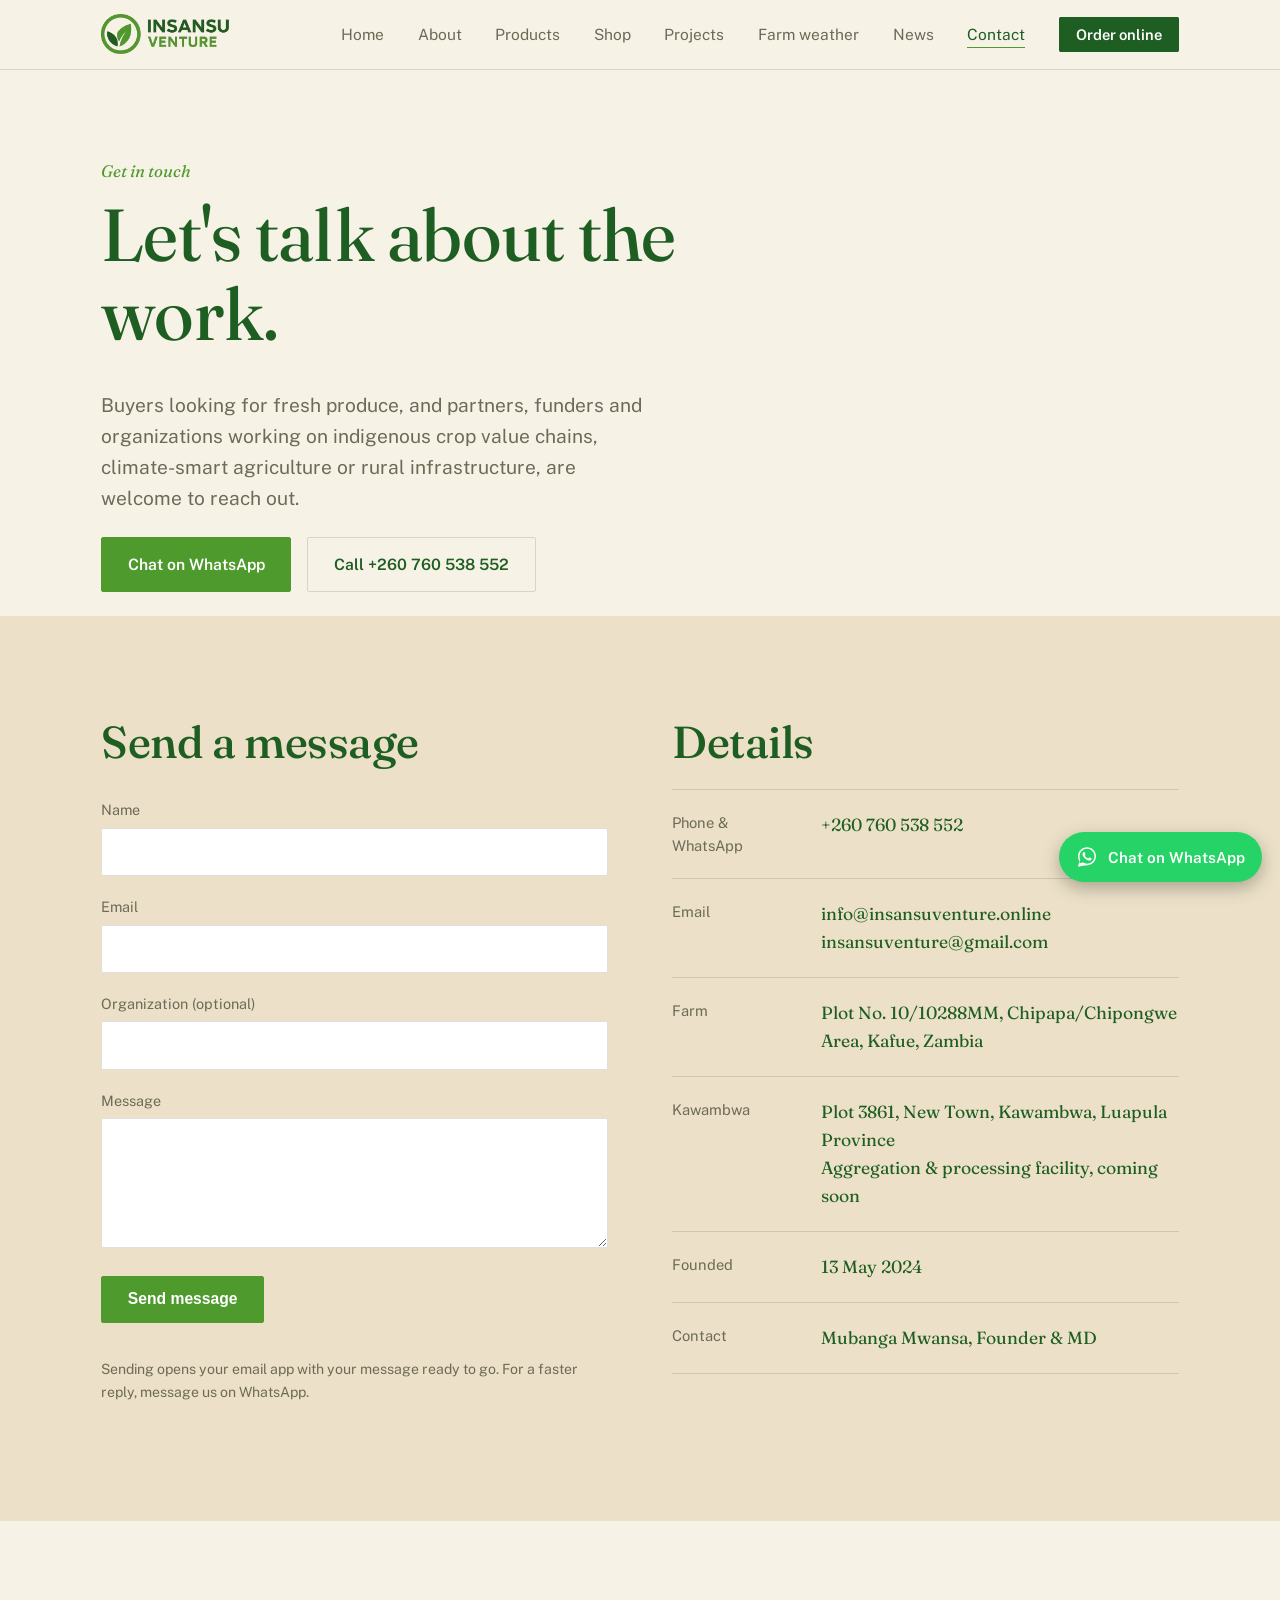
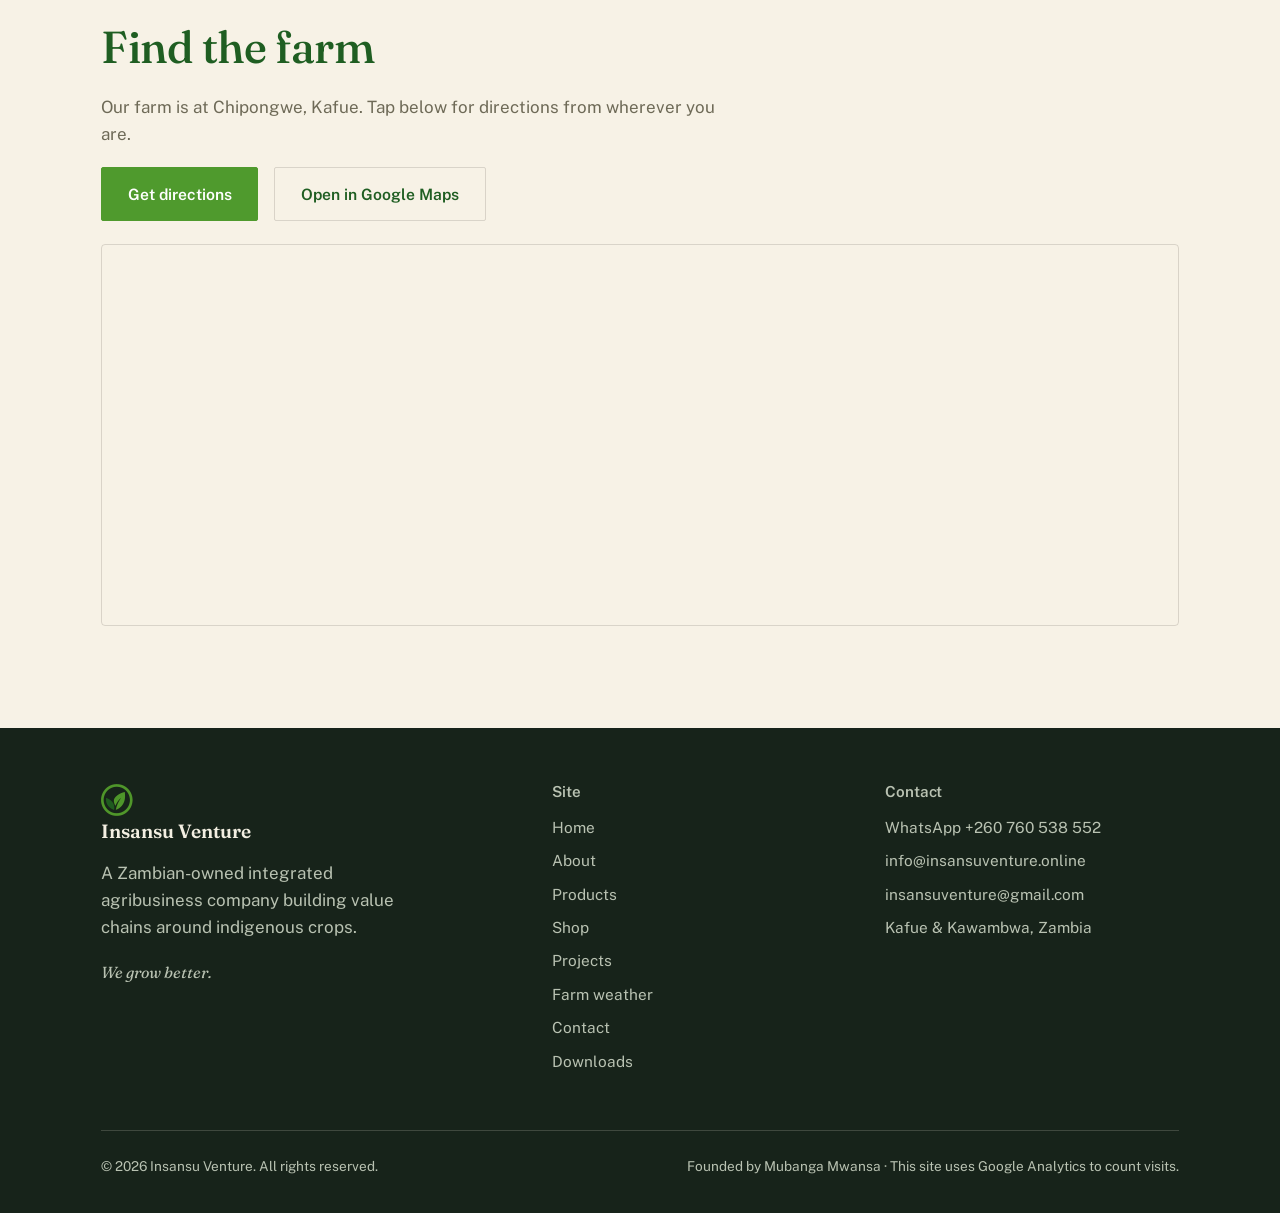
<file: contact.html>
<!doctype html>
<html lang="en">
<head>
<meta charset="UTF-8">
<meta name="viewport" content="width=device-width, initial-scale=1">
<title>Contact — Insansu Venture</title>
<meta name="description" content="Get in touch with Insansu Venture, a Zambian-owned integrated agribusiness company based in Lusaka, Zambia.">
<meta property="og:type" content="website">
<meta property="og:site_name" content="Insansu Venture">
<meta property="og:title" content="Contact — Insansu Venture">
<meta property="og:description" content="Get in touch with Insansu Venture, a Zambian-owned integrated agribusiness company based in Lusaka, Zambia.">
<meta property="og:url" content="https://insansuventure.online/contact.html">
<meta property="og:image" content="https://insansuventure.online/images/brand/share.jpg">
<meta property="og:image:width" content="1200">
<meta property="og:image:height" content="630">
<meta name="twitter:card" content="summary_large_image">
<meta name="twitter:image" content="https://insansuventure.online/images/brand/share.jpg">
<link rel="canonical" href="https://insansuventure.online/contact.html">
<link rel="icon" href="images/brand/favicon.png" type="image/png">
<link rel="preconnect" href="https://fonts.googleapis.com">
<link rel="preconnect" href="https://fonts.gstatic.com" crossorigin>
<link href="https://fonts.googleapis.com/css2?family=Fraunces:ital,opsz,wght@0,9..144,400;0,9..144,460;0,9..144,560;1,9..144,460&family=Public+Sans:wght@400;500;600;700&display=swap" rel="stylesheet">
<link rel="stylesheet" href="css/style.css">
<!-- Google tag (gtag.js) -->
<script async src="https://www.googletagmanager.com/gtag/js?id=G-HKZN7J60WN"></script>
<script>
  window.dataLayer = window.dataLayer || [];
  function gtag(){dataLayer.push(arguments);}
  gtag('js', new Date());
  gtag('config', 'G-HKZN7J60WN');
</script>
</head>
<body>

<header class="site-header">
  <div class="container nav-row">
    <a href="index.html" class="brand"><img src="images/brand/logo.png" alt="Insansu Venture"></a>
    <nav>
      <ul class="nav-links">
        <li><a href="index.html">Home</a></li>
        <li><a href="about.html">About</a></li>
        <li><a href="products.html">Products</a></li>
        <li><a href="shop.html">Shop</a></li>
        <li><a href="projects.html">Projects</a></li>
        <li><a href="weather.html">Farm weather</a></li>
        <li><a href="news.html">News</a></li>
        <li><a href="contact.html" aria-current="page">Contact</a></li>
      </ul>
    </nav>
    <button class="nav-toggle" aria-label="Toggle navigation" aria-expanded="false">☰</button>
  </div>
</header>

<section class="hero" style="padding-bottom:1.5rem;">
  <div class="container">
    <p class="eyebrow">Get in touch</p>
    <h1 style="max-width:16ch;">Let's talk about the work.</h1>
    <p class="lede">Buyers looking for fresh produce, and partners, funders and organizations working on indigenous crop value chains, climate-smart agriculture or rural infrastructure, are welcome to reach out.</p>
    <div style="display:flex; gap:1rem; flex-wrap:wrap; margin-top:1.5rem;">
      <a href="https://wa.me/260760538552?text=Hello%20Insansu%20Venture%2C%20I%27d%20like%20to%20ask%20about%20your%20produce." class="btn">Chat on WhatsApp</a>
      <a href="tel:+260760538552" class="btn btn-outline">Call +260 760 538 552</a>
    </div>
  </div>
</section>

<section class="section-alt">
  <div class="container two-col">
    <div>
      <h2>Send a message</h2>
      <form class="form-grid" action="mailto:info@insansuventure.online" method="post" enctype="text/plain">
        <div>
          <label for="name">Name</label>
          <input type="text" id="name" name="name" required>
        </div>
        <div>
          <label for="email">Email</label>
          <input type="email" id="email" name="email" required>
        </div>
        <div>
          <label for="org">Organization <span style="font-weight:400;">(optional)</span></label>
          <input type="text" id="org" name="organization">
        </div>
        <div>
          <label for="message">Message</label>
          <textarea id="message" name="message" required></textarea>
        </div>
        <button type="submit" class="btn" style="justify-self:start;">Send message</button>
        <p class="form-note">Sending opens your email app with your message ready to go. For a faster reply, message us on WhatsApp.</p>
      </form>
    </div>
    <div>
      <h2>Details</h2>
      <div class="info-row">
        <div class="k">Phone &amp; WhatsApp</div>
        <div class="v"><a href="https://wa.me/260760538552" style="text-decoration:none;">+260 760 538 552</a></div>
      </div>
      <div class="info-row">
        <div class="k">Email</div>
        <div class="v"><a href="mailto:info@insansuventure.online" style="text-decoration:none;">info@insansuventure.online</a><br><a href="mailto:insansuventure@gmail.com" style="text-decoration:none;">insansuventure@gmail.com</a></div>
      </div>
      <div class="info-row">
        <div class="k">Farm</div>
        <div class="v">Plot No. 10/10288MM, Chipapa/Chipongwe Area, Kafue, Zambia</div>
      </div>
      <div class="info-row">
        <div class="k">Kawambwa</div>
        <div class="v">Plot 3861, New Town, Kawambwa, Luapula Province<br><span style="color:var(--text-muted,inherit);">Aggregation &amp; processing facility, coming soon</span></div>
      </div>
      <div class="info-row">
        <div class="k">Founded</div>
        <div class="v">13 May 2024</div>
      </div>
      <div class="info-row">
        <div class="k">Contact</div>
        <div class="v">Mubanga Mwansa, Founder &amp; MD</div>
      </div>
    </div>
  </div>
</section>

<section>
  <div class="container">
    <h2>Find the farm</h2>
    <p>Our farm is at Chipongwe, Kafue. Tap below for directions from wherever you are.</p>
    <div style="display:flex; gap:1rem; flex-wrap:wrap; margin-top:1rem;">
      <a href="https://www.google.com/maps/dir/?api=1&destination=-15.633252%2C28.270348" class="btn" target="_blank" rel="noopener">Get directions</a>
      <a href="https://www.google.com/maps/search/?api=1&query=-15.633252%2C28.270348" class="btn btn-outline" target="_blank" rel="noopener">Open in Google Maps</a>
    </div>
    <div class="map-wrap">
      <iframe title="Map of Chipongwe, Kafue" loading="lazy" referrerpolicy="no-referrer-when-downgrade" src="https://maps.google.com/maps?q=-15.633252,28.270348&amp;z=15&amp;output=embed"></iframe>
    </div>
  </div>
</section>

<footer class="site-footer">
  <div class="container">
    <div class="footer-grid">
      <div>
        <a href="index.html" class="brand" style="margin-bottom:0.8rem;"><img src="images/brand/mark.png" alt=""><span class="brand-text">Insansu Venture</span></a>
        <p style="max-width:32ch;">A Zambian-owned integrated agribusiness company building value chains around indigenous crops.</p>
        <p class="footer-tagline">We grow better.</p>
      </div>
      <div>
        <h4>Site</h4>
        <a href="index.html">Home</a>
        <a href="about.html">About</a>
        <a href="products.html">Products</a>
        <a href="shop.html">Shop</a>
        <a href="projects.html">Projects</a>
        <a href="weather.html">Farm weather</a>
        <a href="contact.html">Contact</a>
        <a href="about.html#downloads">Downloads</a>
      </div>
      <div>
        <h4>Contact</h4>
        <a href="https://wa.me/260760538552">WhatsApp +260 760 538 552</a>
        <a href="mailto:info@insansuventure.online">info@insansuventure.online</a>
        <a href="mailto:insansuventure@gmail.com">insansuventure@gmail.com</a>
        <a href="contact.html" style="pointer-events:none;">Kafue &amp; Kawambwa, Zambia</a>
      </div>
    </div>
    <div class="footer-bottom">
      <span>© <span class="year"></span> Insansu Venture. All rights reserved.</span>
      <span>Founded by Mubanga Mwansa · This site uses Google Analytics to count visits.</span>
    </div>
  </div>
</footer>

<script src="js/main.js"></script>
</body>
</html>
</file>
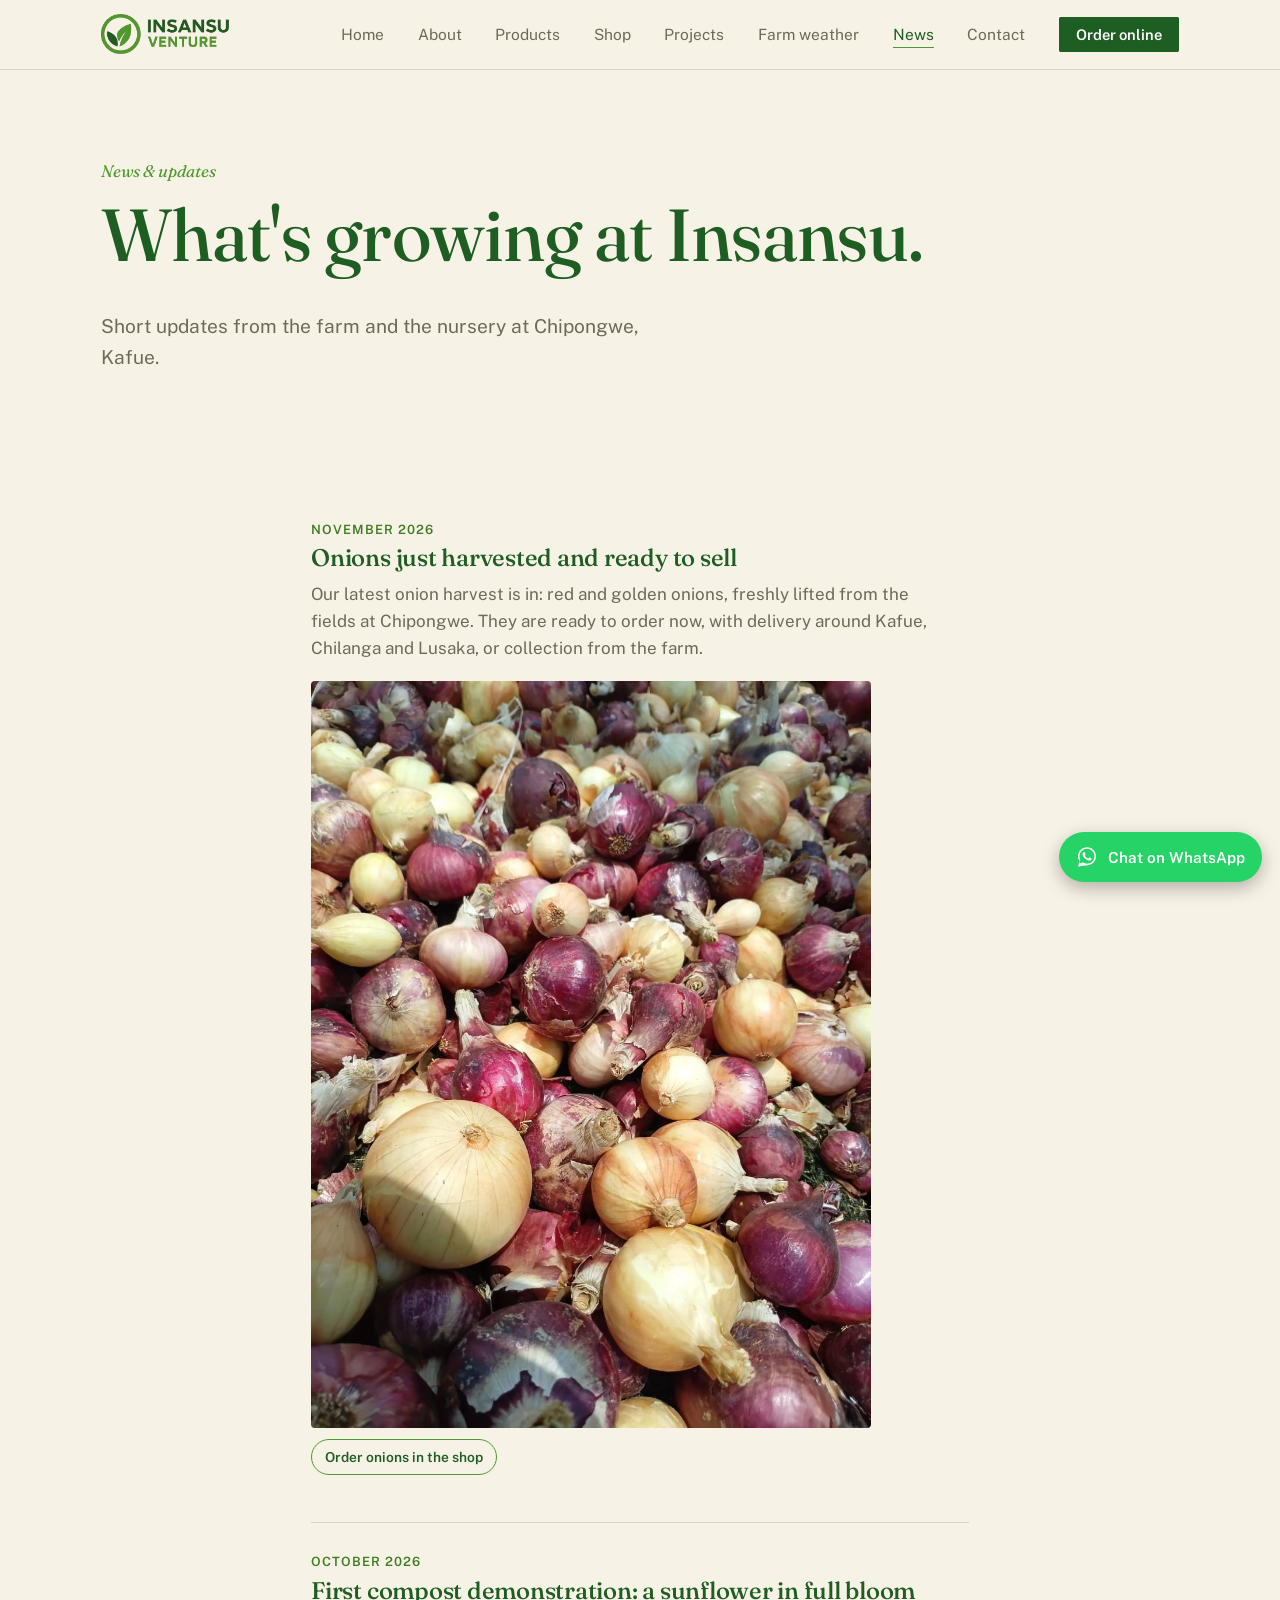
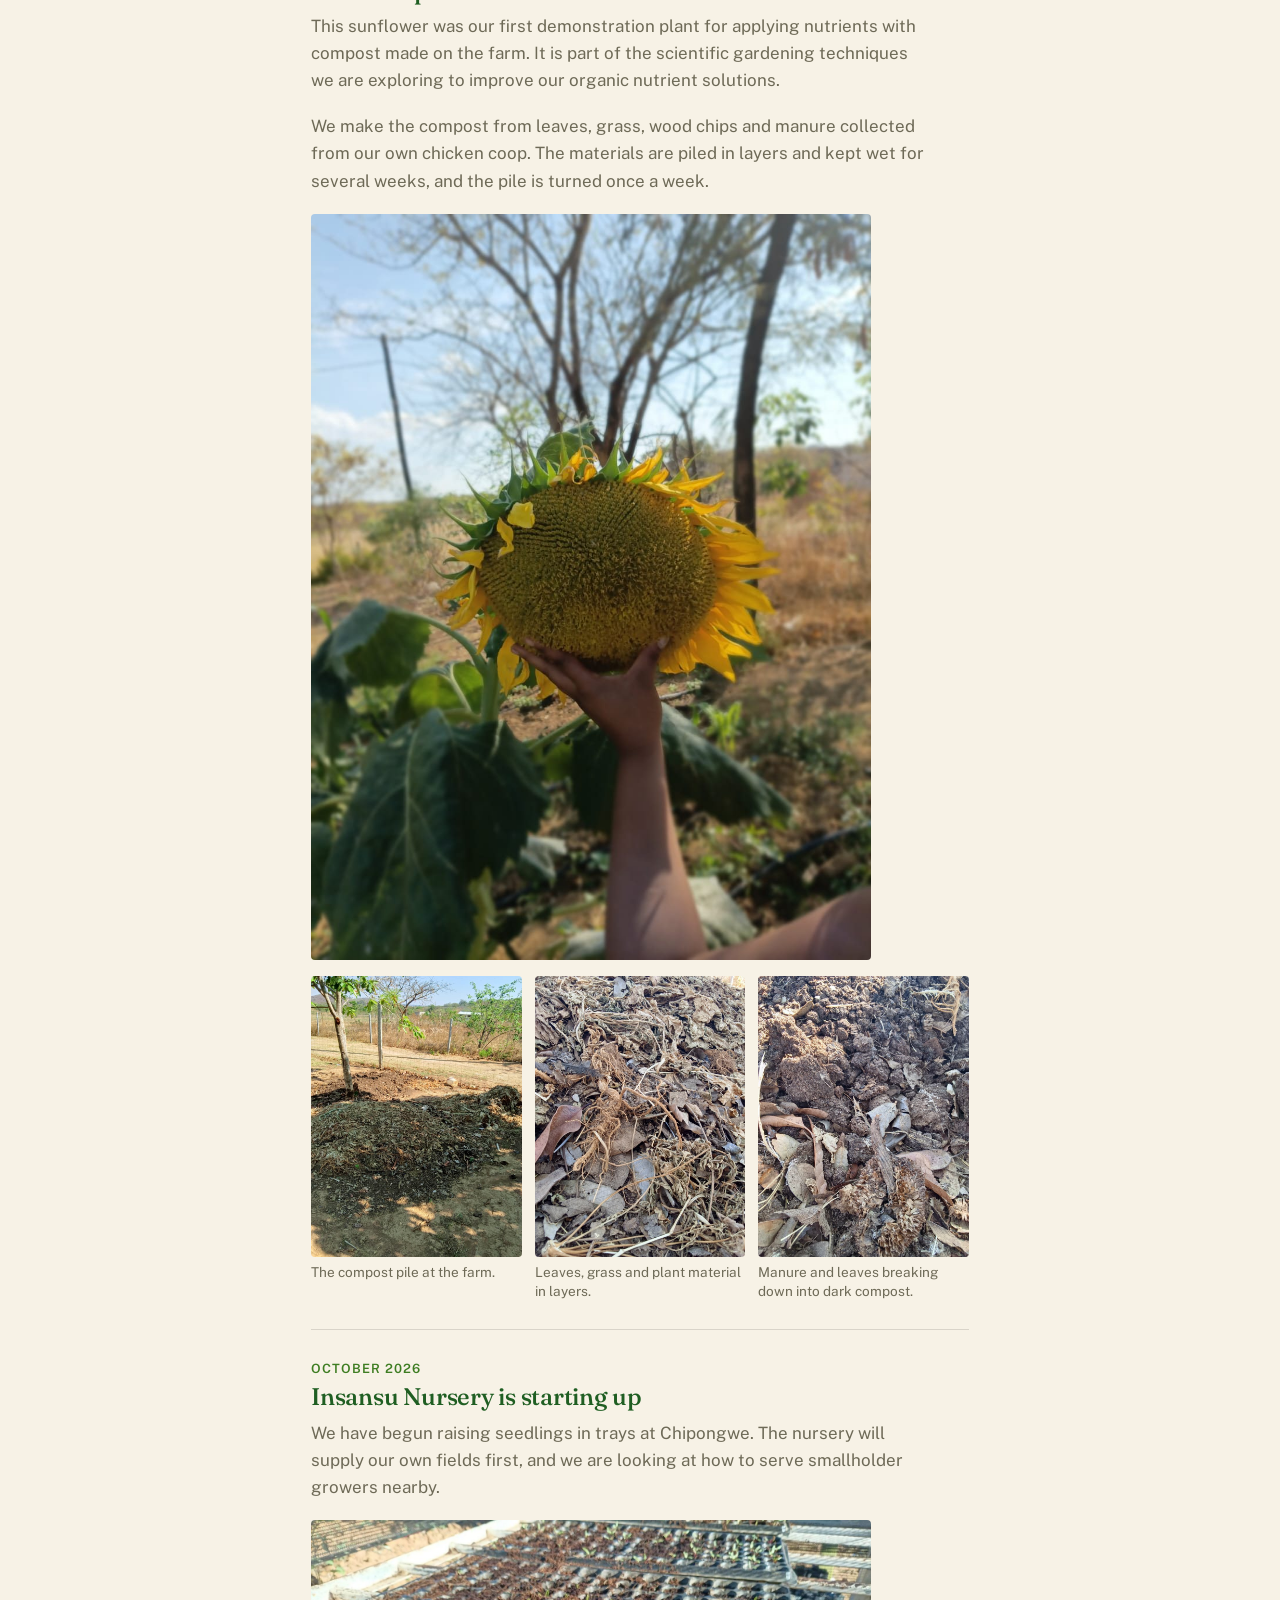
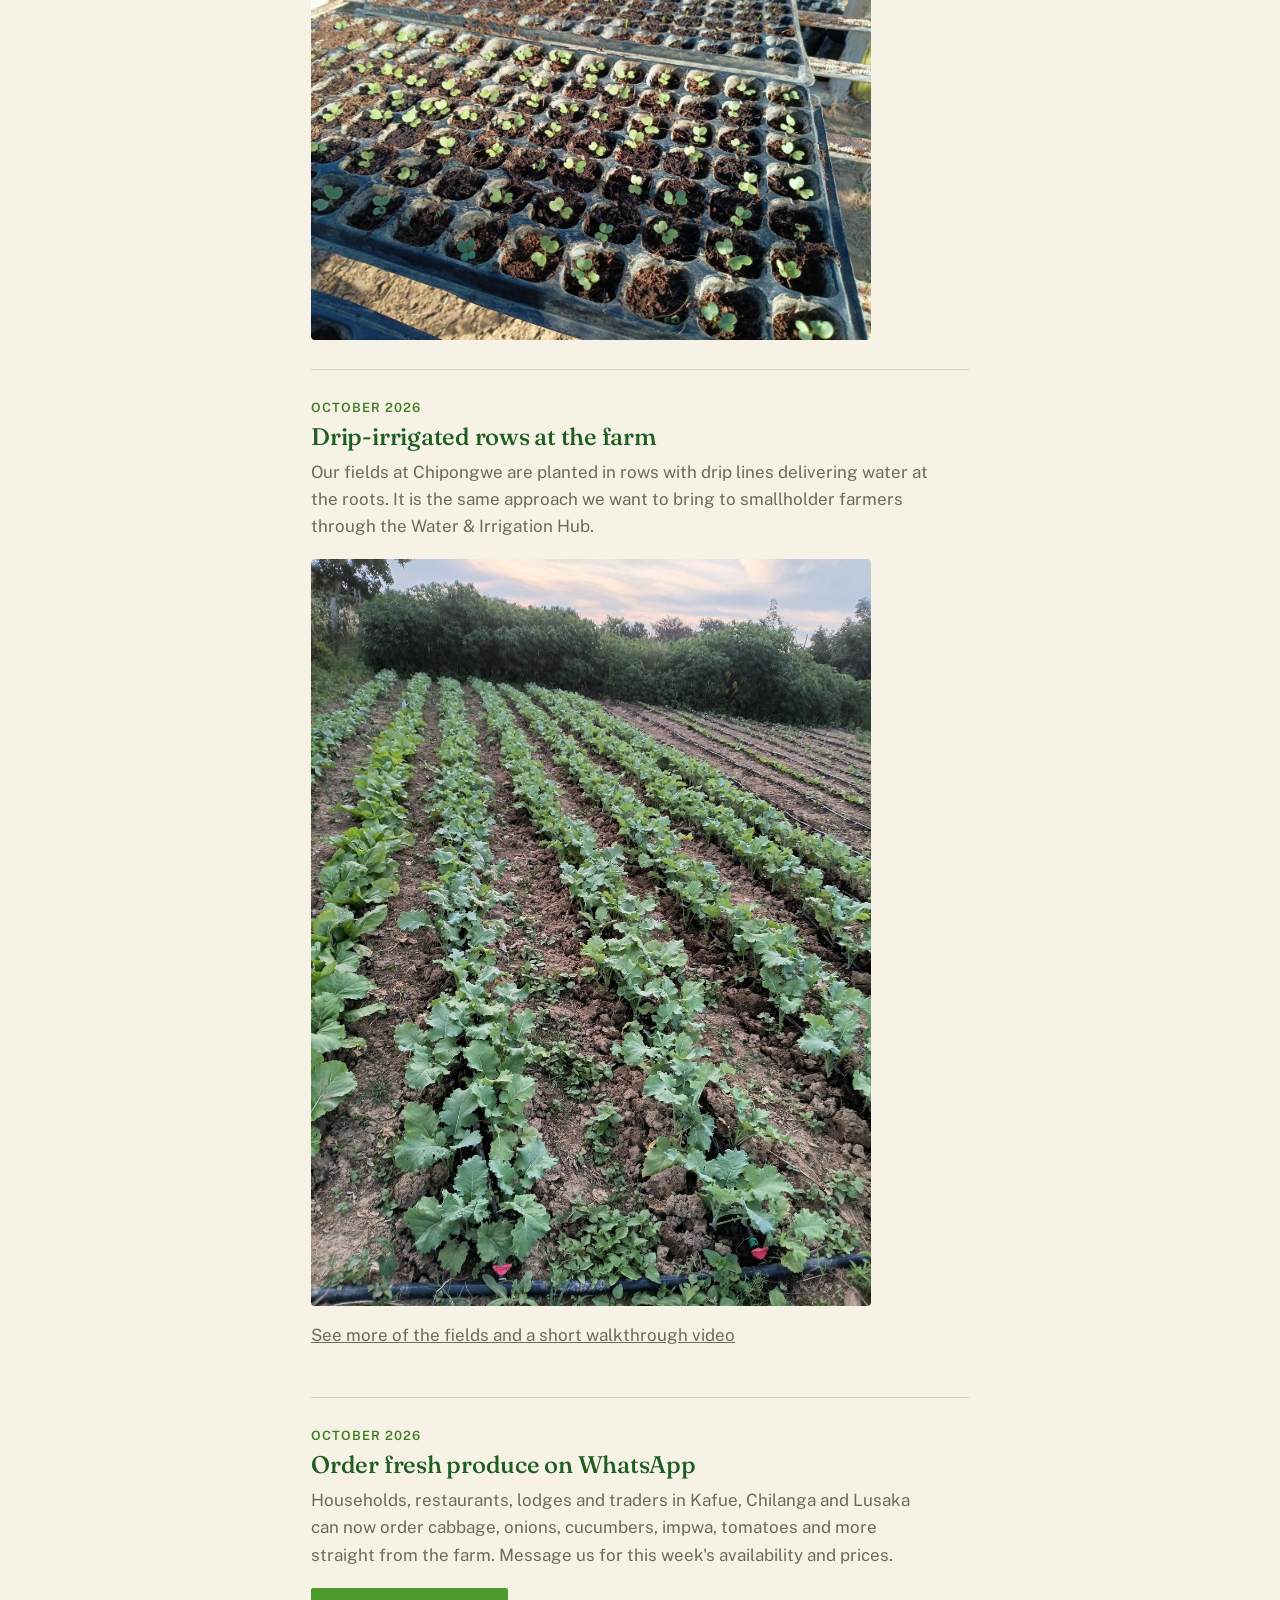
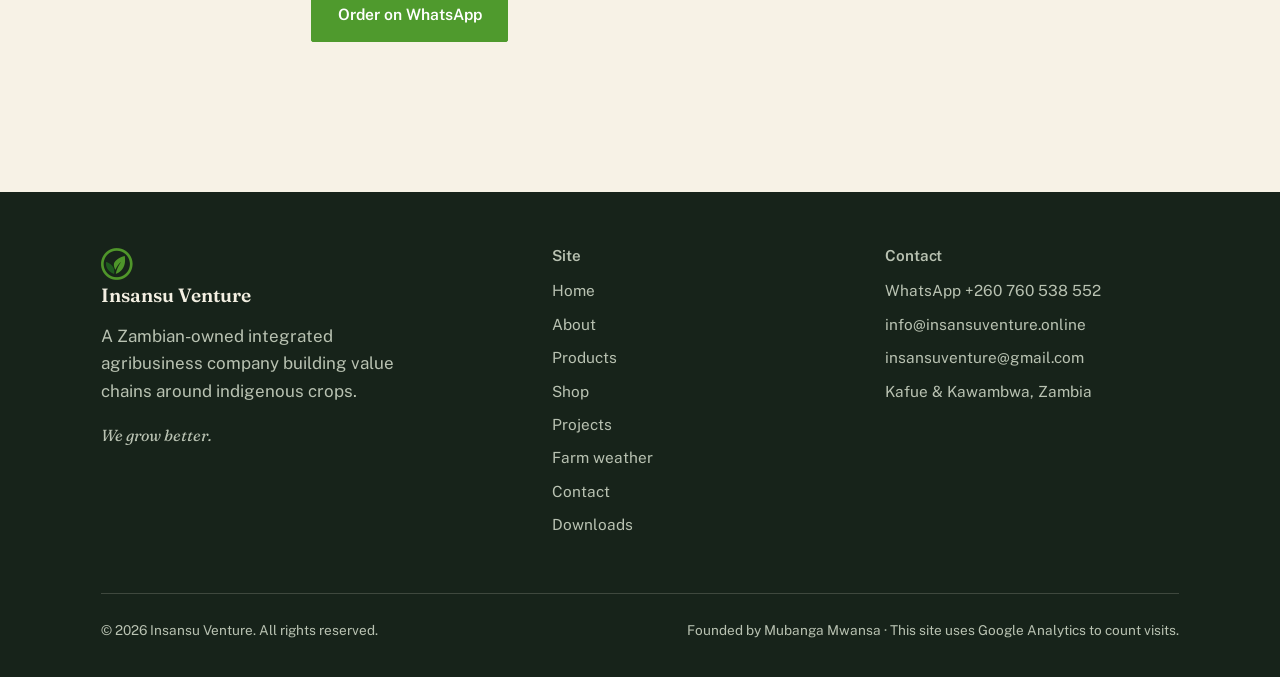
<file: news.html>
<!doctype html>
<html lang="en">
<head>
<meta charset="UTF-8">
<meta name="viewport" content="width=device-width, initial-scale=1">
<title>News — Insansu Venture</title>
<meta name="description" content="Updates from Insansu Venture: new plantings, the nursery, irrigation progress and produce news from Chipongwe, Kafue.">
<meta property="og:type" content="website">
<meta property="og:site_name" content="Insansu Venture">
<meta property="og:title" content="News — Insansu Venture">
<meta property="og:description" content="Updates from Insansu Venture: new plantings, the nursery, irrigation progress and produce news from Chipongwe, Kafue.">
<meta property="og:url" content="https://insansuventure.online/news.html">
<meta property="og:image" content="https://insansuventure.online/images/brand/share.jpg">
<meta property="og:image:width" content="1200">
<meta property="og:image:height" content="630">
<meta name="twitter:card" content="summary_large_image">
<meta name="twitter:image" content="https://insansuventure.online/images/brand/share.jpg">
<link rel="canonical" href="https://insansuventure.online/news.html">
<link rel="icon" href="images/brand/favicon.png" type="image/png">
<link rel="preconnect" href="https://fonts.googleapis.com">
<link rel="preconnect" href="https://fonts.gstatic.com" crossorigin>
<link href="https://fonts.googleapis.com/css2?family=Fraunces:ital,opsz,wght@0,9..144,400;0,9..144,460;0,9..144,560;1,9..144,460&family=Public+Sans:wght@400;500;600;700&display=swap" rel="stylesheet">
<link rel="stylesheet" href="css/style.css">
<!-- Google tag (gtag.js) -->
<script async src="https://www.googletagmanager.com/gtag/js?id=G-HKZN7J60WN"></script>
<script>
  window.dataLayer = window.dataLayer || [];
  function gtag(){dataLayer.push(arguments);}
  gtag('js', new Date());
  gtag('config', 'G-HKZN7J60WN');
</script>
</head>
<body>

<header class="site-header">
  <div class="container nav-row">
    <a href="index.html" class="brand"><img src="images/brand/logo.png" alt="Insansu Venture"></a>
    <nav>
      <ul class="nav-links">
        <li><a href="index.html">Home</a></li>
        <li><a href="about.html">About</a></li>
        <li><a href="products.html">Products</a></li>
        <li><a href="shop.html">Shop</a></li>
        <li><a href="projects.html">Projects</a></li>
        <li><a href="weather.html">Farm weather</a></li>
        <li><a href="news.html" aria-current="page">News</a></li>
        <li><a href="contact.html">Contact</a></li>
      </ul>
    </nav>
    <button class="nav-toggle" aria-label="Toggle navigation" aria-expanded="false">☰</button>
  </div>
</header>

<section class="hero" style="padding-bottom:1.5rem;">
  <div class="container">
    <p class="eyebrow">News &amp; updates</p>
    <h1 style="max-width:18ch;">What's growing at Insansu.</h1>
    <p class="lede">Short updates from the farm and the nursery at Chipongwe, Kafue.</p>
  </div>
</section>

<section>
  <div class="container" style="max-width:760px;">

    <article class="news-item">
      <div class="news-date">November 2026</div>
      <h2>Onions just harvested and ready to sell</h2>
      <p>Our latest onion harvest is in: red and golden onions, freshly lifted from the fields at Chipongwe. They are ready to order now, with delivery around Kafue, Chilanga and Lusaka, or collection from the farm.</p>
      <img src="images/crops/onions-harvest.jpg" alt="A heap of freshly harvested red and golden onions from the Insansu farm" loading="lazy">
      <p><a class="order-link" href="shop.html">Order onions in the shop</a></p>
    </article>
    <article class="news-item">
      <div class="news-date">October 2026</div>
      <h2>First compost demonstration: a sunflower in full bloom</h2>
      <p>This sunflower was our first demonstration plant for applying nutrients with compost made on the farm. It is part of the scientific gardening techniques we are exploring to improve our organic nutrient solutions.</p>
      <p>We make the compost from leaves, grass, wood chips and manure collected from our own chicken coop. The materials are piled in layers and kept wet for several weeks, and the pile is turned once a week.</p>
      <img src="images/crops/sunflower.jpg" alt="A sunflower in full bloom, grown as a compost demonstration plant at the Insansu farm" loading="lazy">
      <div class="news-gallery">
        <figure><img src="images/crops/compost-pile.jpg" alt="Our compost pile at the farm, next to a young tree" loading="lazy"><figcaption>The compost pile at the farm.</figcaption></figure>
        <figure><img src="images/crops/compost-layers.jpg" alt="Close-up of dry leaves and grass roots in the compost pile" loading="lazy"><figcaption>Leaves, grass and plant material in layers.</figcaption></figure>
        <figure><img src="images/crops/compost-closeup.jpg" alt="Dark crumbly compost with manure and leaves breaking down" loading="lazy"><figcaption>Manure and leaves breaking down into dark compost.</figcaption></figure>
      </div>
    </article>

    <article class="news-item">
      <div class="news-date">October 2026</div>
      <h2>Insansu Nursery is starting up</h2>
      <p>We have begun raising seedlings in trays at Chipongwe. The nursery will supply our own fields first, and we are looking at how to serve smallholder growers nearby.</p>
      <img src="images/crops/nursery.jpg" alt="Young seedlings growing in trays at the Insansu nursery" loading="lazy">
    </article>

    <article class="news-item">
      <div class="news-date">October 2026</div>
      <h2>Drip-irrigated rows at the farm</h2>
      <p>Our fields at Chipongwe are planted in rows with drip lines delivering water at the roots. It is the same approach we want to bring to smallholder farmers through the Water &amp; Irrigation Hub.</p>
      <img src="images/crops/field-rows-drip.jpg" alt="Crops growing along drip irrigation lines at Chipongwe" loading="lazy">
      <p style="margin-top:1rem;"><a href="products.html">See more of the fields and a short walkthrough video</a></p>
    </article>

    <article class="news-item">
      <div class="news-date">October 2026</div>
      <h2>Order fresh produce on WhatsApp</h2>
      <p>Households, restaurants, lodges and traders in Kafue, Chilanga and Lusaka can now order cabbage, onions, cucumbers, impwa, tomatoes and more straight from the farm. Message us for this week's availability and prices.</p>
      <p style="margin-top:1rem;"><a href="https://wa.me/260760538552?text=Hello%20Insansu%20Venture%2C%20I%27d%20like%20to%20order%20fresh%20produce.%20What%20is%20available%20this%20week%3F" class="btn">Order on WhatsApp</a></p>
    </article>

  </div>
</section>

<footer class="site-footer">
  <div class="container">
    <div class="footer-grid">
      <div>
        <a href="index.html" class="brand" style="margin-bottom:0.8rem;"><img src="images/brand/mark.png" alt=""><span class="brand-text">Insansu Venture</span></a>
        <p style="max-width:32ch;">A Zambian-owned integrated agribusiness company building value chains around indigenous crops.</p>
        <p class="footer-tagline">We grow better.</p>
      </div>
      <div>
        <h4>Site</h4>
        <a href="index.html">Home</a>
        <a href="about.html">About</a>
        <a href="products.html">Products</a>
        <a href="shop.html">Shop</a>
        <a href="projects.html">Projects</a>
        <a href="weather.html">Farm weather</a>
        <a href="contact.html">Contact</a>
        <a href="about.html#downloads">Downloads</a>
      </div>
      <div>
        <h4>Contact</h4>
        <a href="https://wa.me/260760538552">WhatsApp +260 760 538 552</a>
        <a href="mailto:info@insansuventure.online">info@insansuventure.online</a>
        <a href="mailto:insansuventure@gmail.com">insansuventure@gmail.com</a>
        <a href="contact.html" style="pointer-events:none;">Kafue &amp; Kawambwa, Zambia</a>
      </div>
    </div>
    <div class="footer-bottom">
      <span>© <span class="year"></span> Insansu Venture. All rights reserved.</span>
      <span>Founded by Mubanga Mwansa · This site uses Google Analytics to count visits.</span>
    </div>
  </div>
</footer>

<script src="js/main.js"></script>
</body>
</html>
</file>
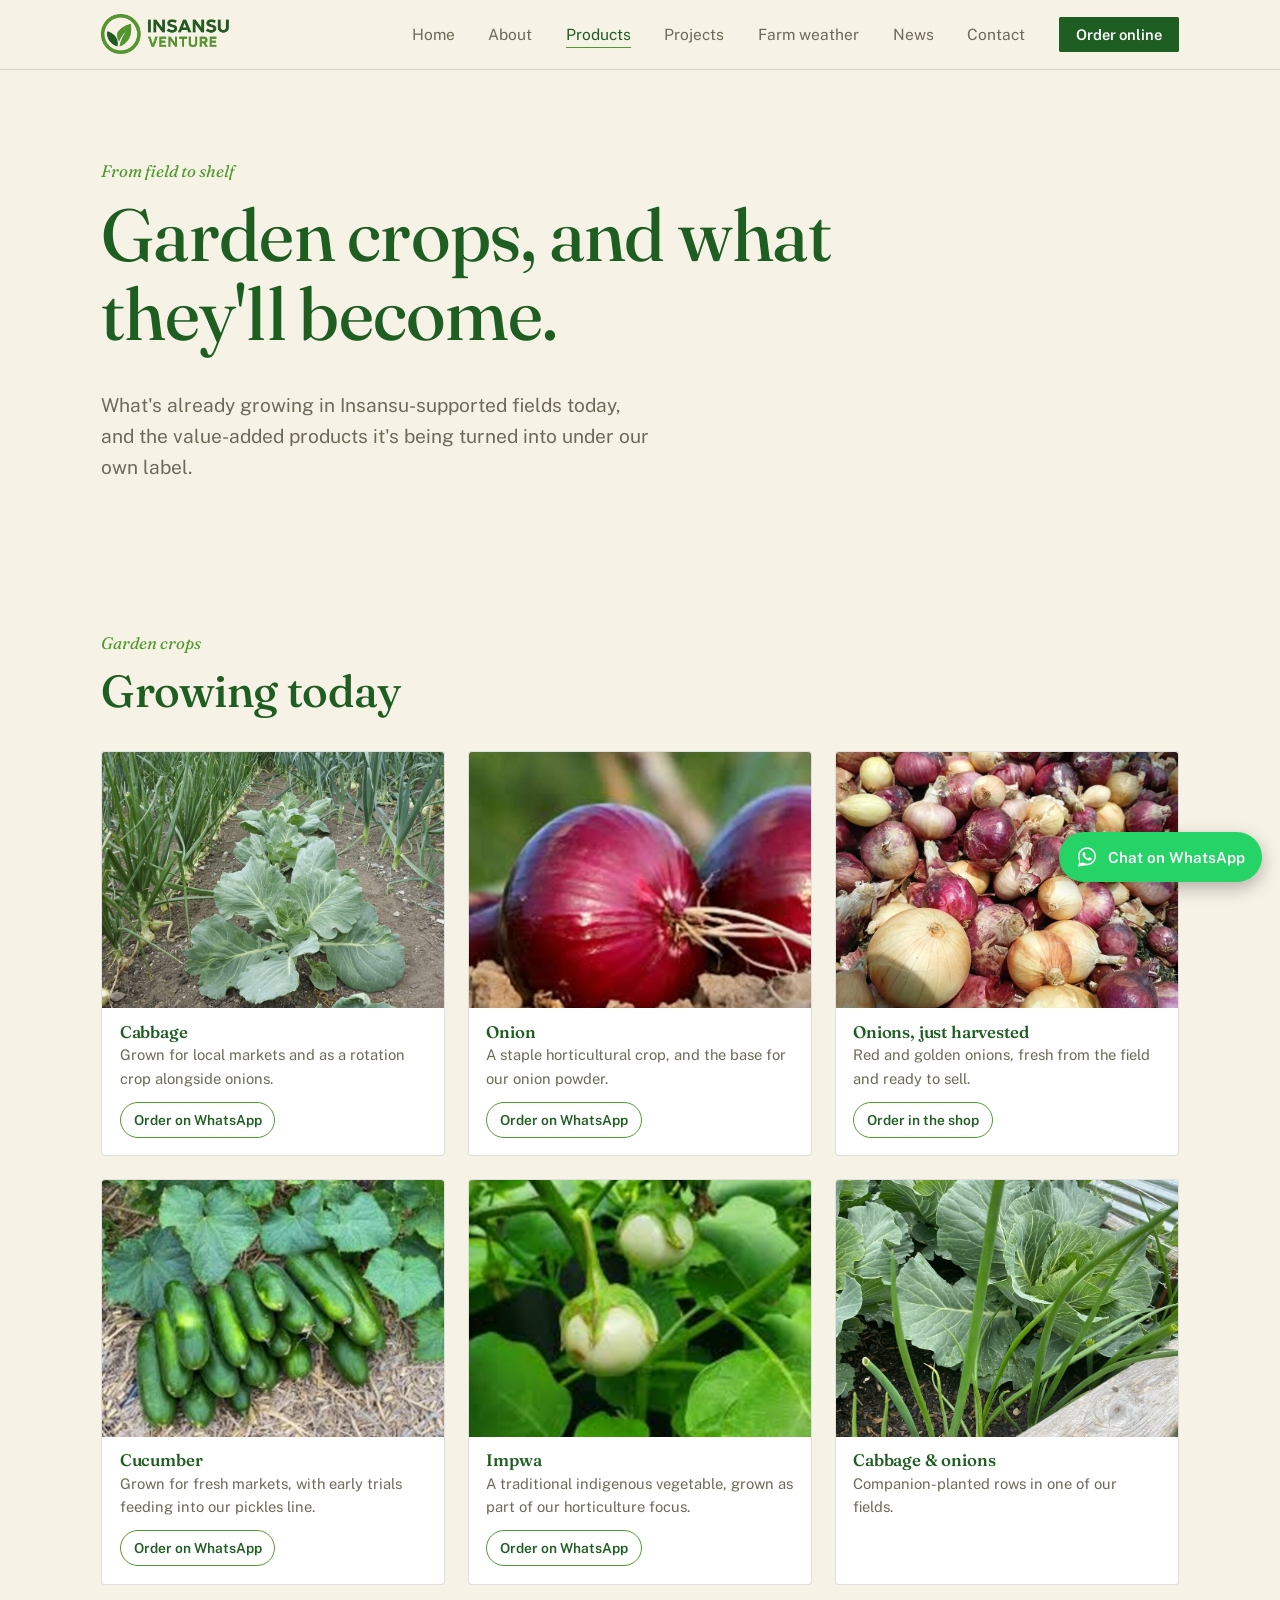
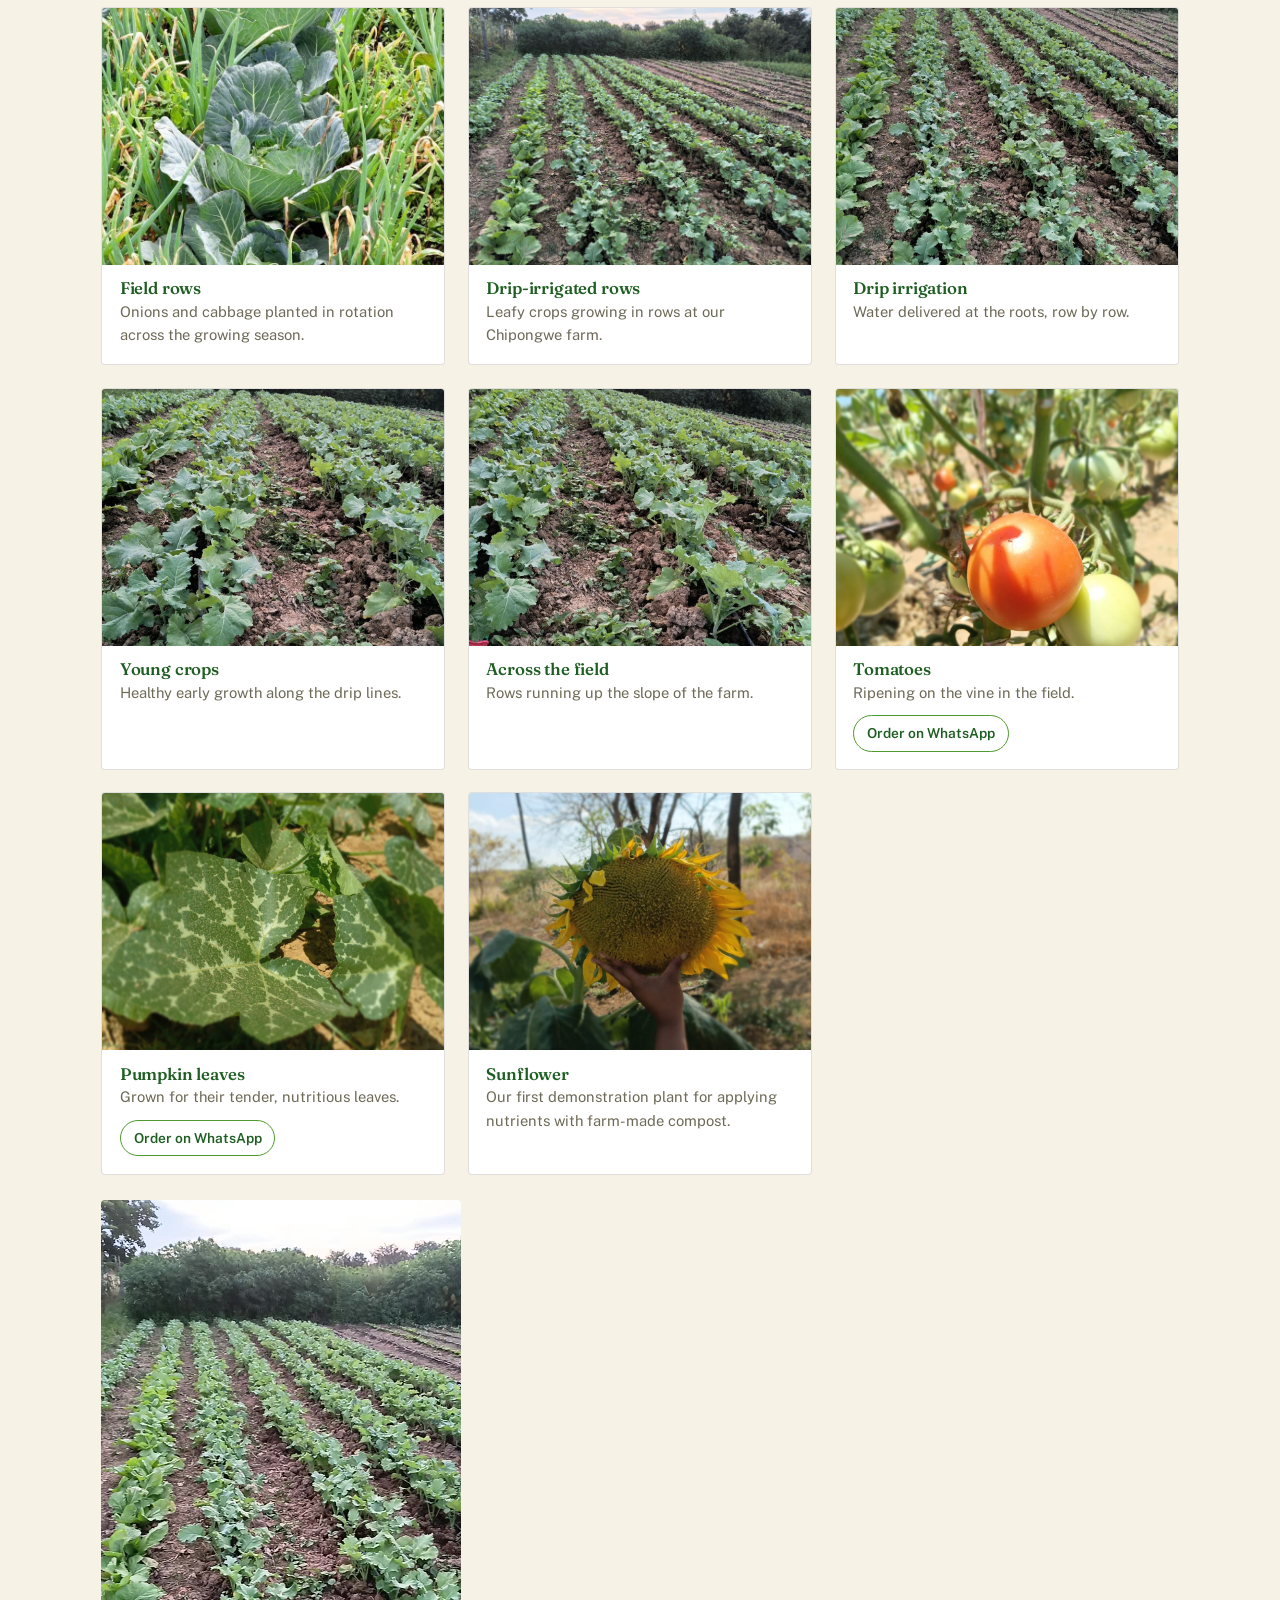
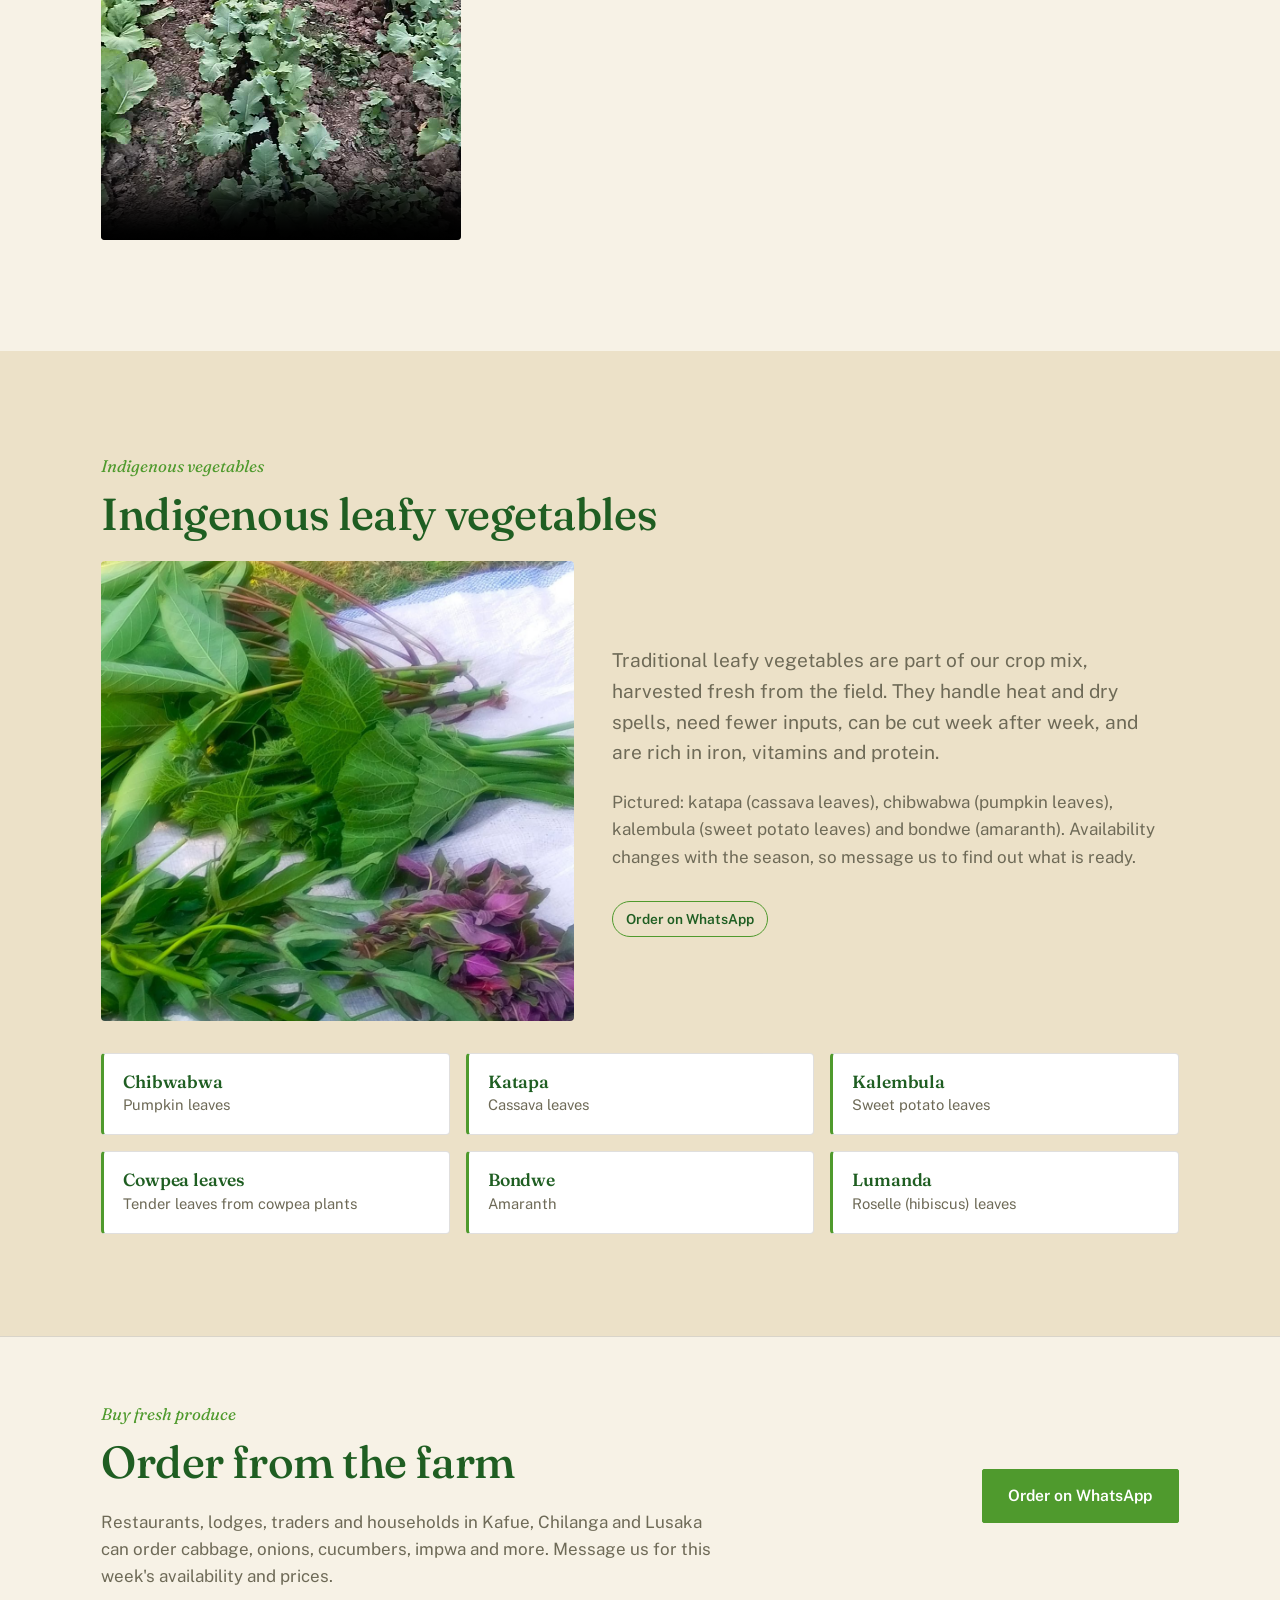
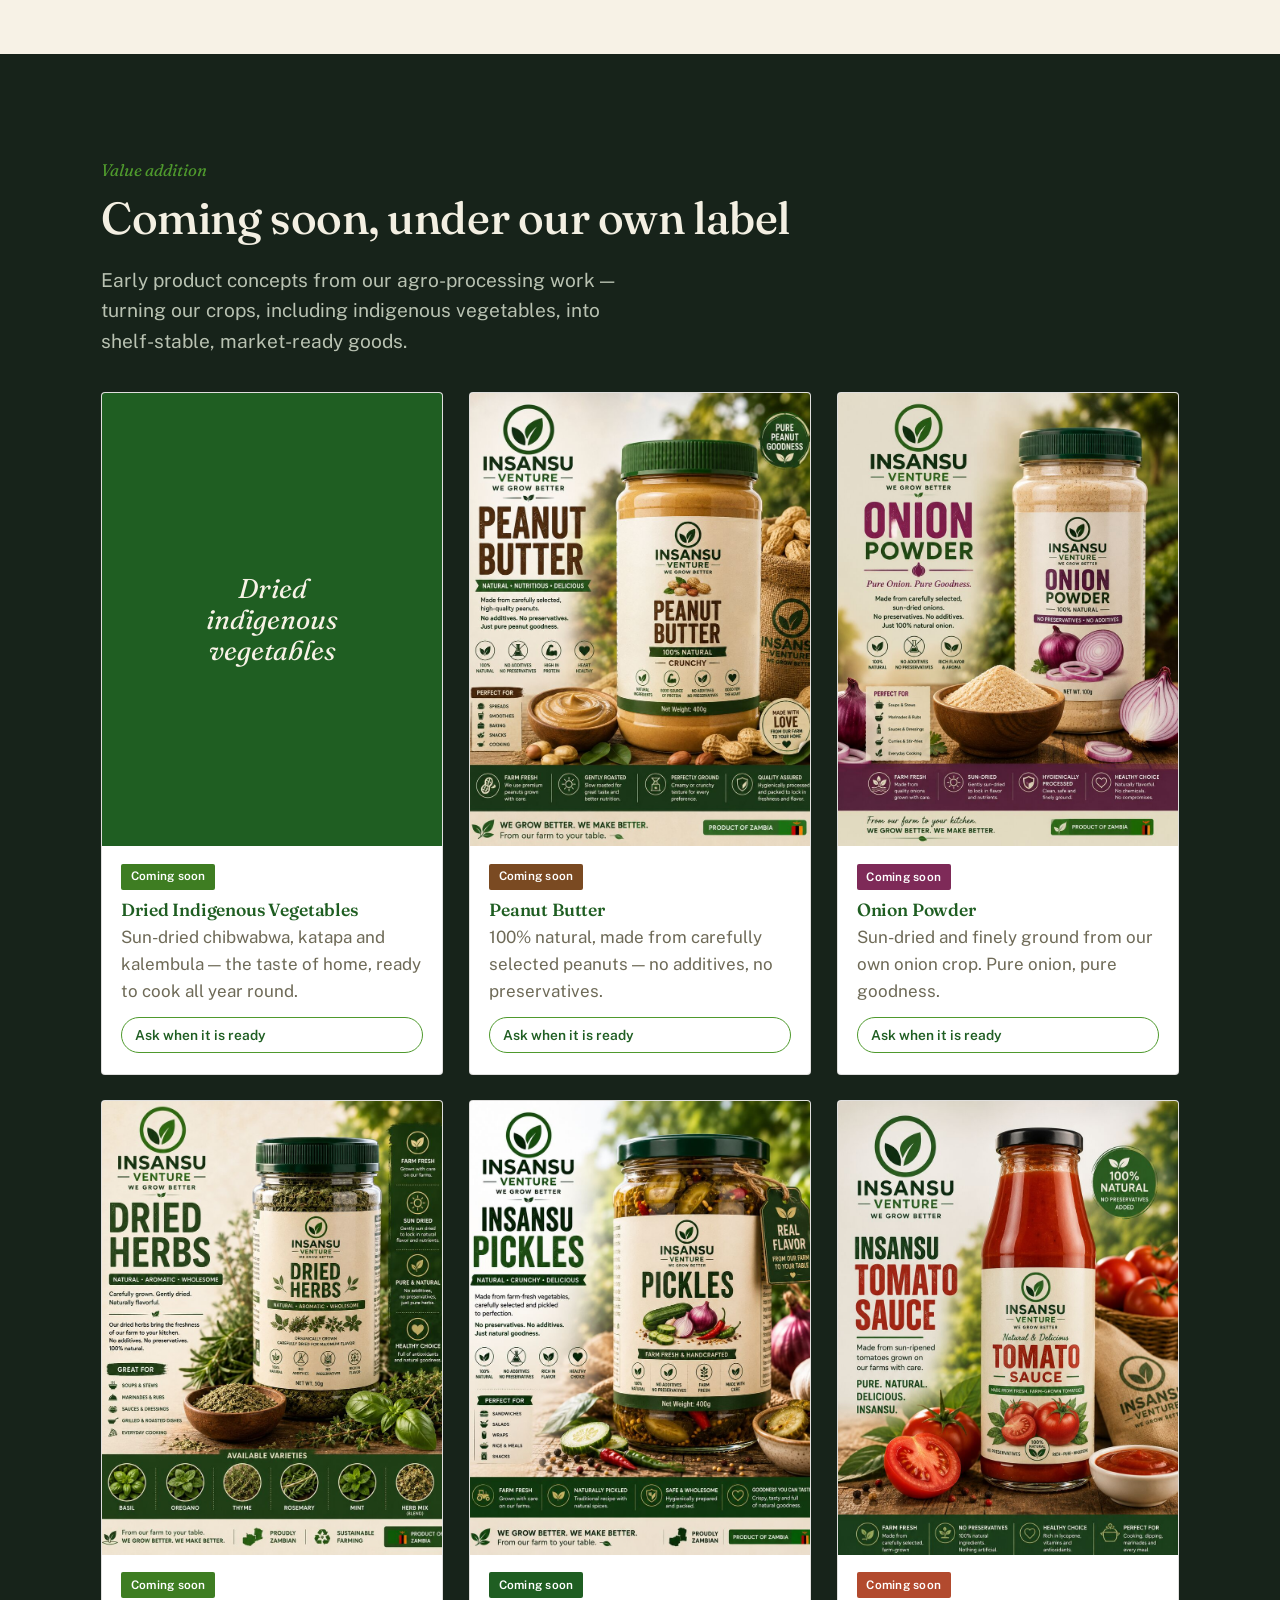
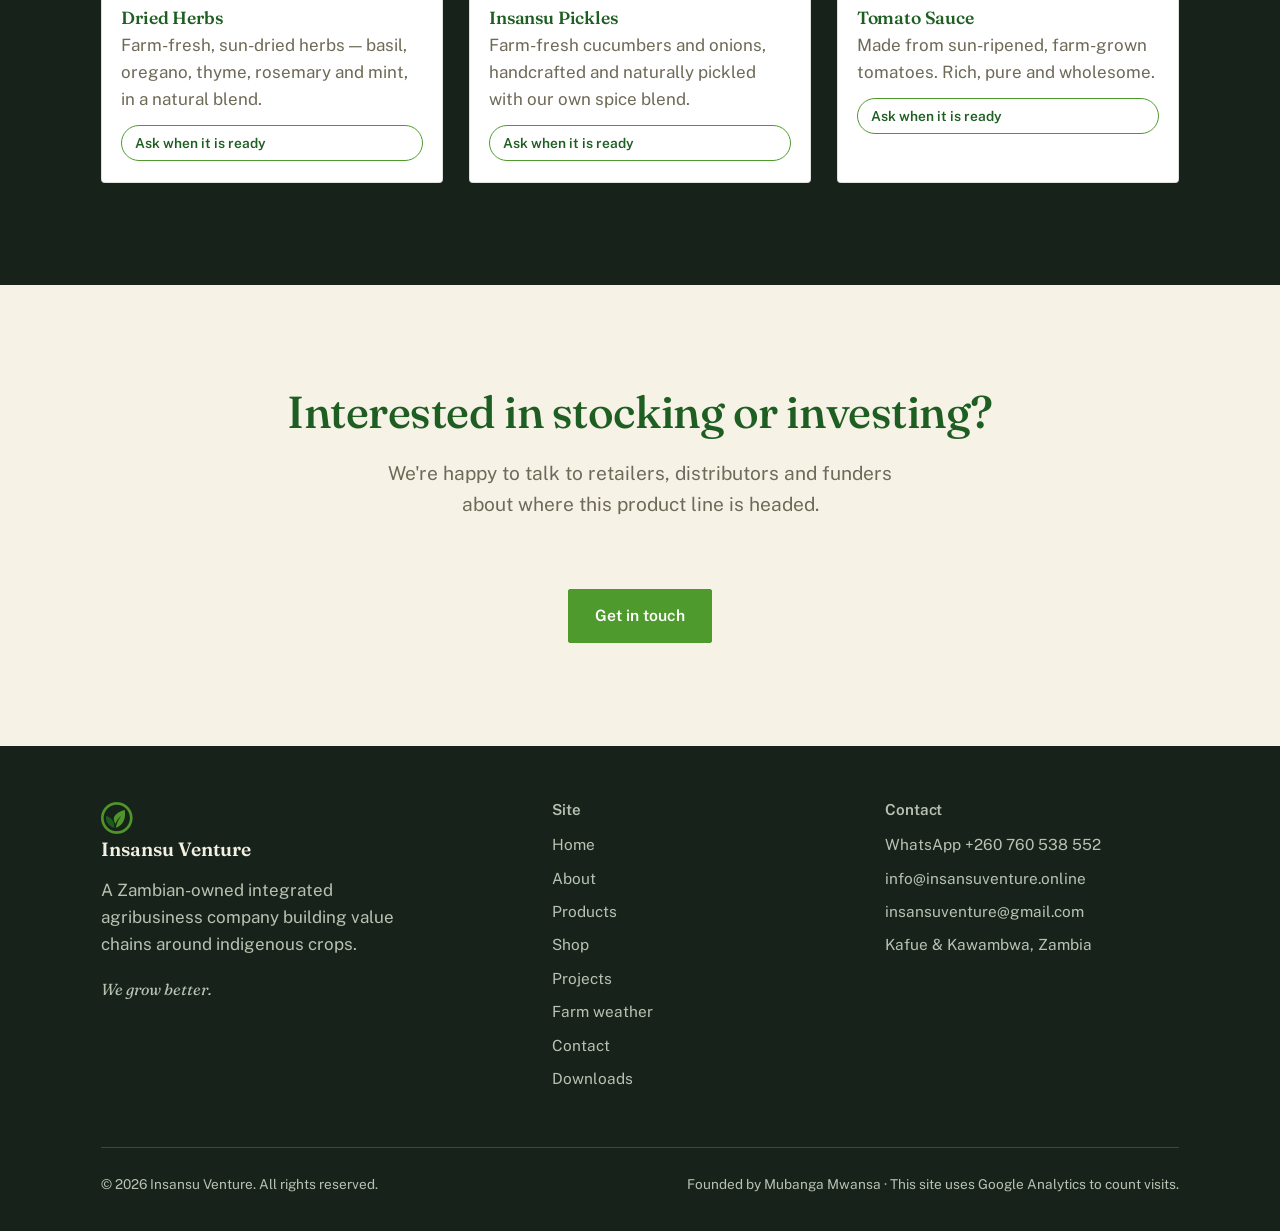
<file: products.html>
<!doctype html>
<html lang="en">
<head>
<meta charset="UTF-8">
<meta name="viewport" content="width=device-width, initial-scale=1">
<title>Products — Insansu Venture</title>
<meta name="description" content="Garden crops and indigenous vegetables grown by Insansu Venture, how to order fresh produce, and the value-added products they're becoming — dried indigenous vegetables, peanut butter, onion powder, dried herbs, pickles and tomato sauce.">
<meta property="og:type" content="website">
<meta property="og:site_name" content="Insansu Venture">
<meta property="og:title" content="Products — Insansu Venture">
<meta property="og:description" content="Garden crops and indigenous vegetables grown by Insansu Venture, how to order fresh produce, and the value-added products they're becoming — dried indigenous vegetables, peanut butter, onion powder, dried herbs, pickles and tomato sauce.">
<meta property="og:url" content="https://insansuventure.online/products.html">
<meta property="og:image" content="https://insansuventure.online/images/brand/share.jpg">
<meta property="og:image:width" content="1200">
<meta property="og:image:height" content="630">
<meta name="twitter:card" content="summary_large_image">
<meta name="twitter:image" content="https://insansuventure.online/images/brand/share.jpg">
<link rel="canonical" href="https://insansuventure.online/products.html">
<link rel="icon" href="images/brand/favicon.png" type="image/png">
<link rel="preconnect" href="https://fonts.googleapis.com">
<link rel="preconnect" href="https://fonts.gstatic.com" crossorigin>
<link href="https://fonts.googleapis.com/css2?family=Fraunces:ital,opsz,wght@0,9..144,400;0,9..144,460;0,9..144,560;1,9..144,460&family=Public+Sans:wght@400;500;600;700&display=swap" rel="stylesheet">
<link rel="stylesheet" href="css/style.css">
<!-- Google tag (gtag.js) -->
<script async src="https://www.googletagmanager.com/gtag/js?id=G-HKZN7J60WN"></script>
<script>
  window.dataLayer = window.dataLayer || [];
  function gtag(){dataLayer.push(arguments);}
  gtag('js', new Date());
  gtag('config', 'G-HKZN7J60WN');
</script>
</head>
<body>

<header class="site-header">
  <div class="container nav-row">
    <a href="index.html" class="brand"><img src="images/brand/logo.png" alt="Insansu Venture"></a>
    <nav>
      <ul class="nav-links">
        <li><a href="index.html">Home</a></li>
        <li><a href="about.html">About</a></li>
        <li><a href="products.html" aria-current="page">Products</a></li>
        <li><a href="projects.html">Projects</a></li>
        <li><a href="weather.html">Farm weather</a></li>
        <li><a href="news.html">News</a></li>
        <li><a href="contact.html">Contact</a></li>
      </ul>
    </nav>
    <button class="nav-toggle" aria-label="Toggle navigation" aria-expanded="false">☰</button>
  </div>
</header>

<section class="hero" style="padding-bottom:1.5rem;">
  <div class="container">
    <p class="eyebrow">From field to shelf</p>
    <h1 style="max-width:18ch;">Garden crops, and what they'll become.</h1>
    <p class="lede">What's already growing in Insansu-supported fields today, and the value-added products it's being turned into under our own label.</p>
  </div>
</section>

<section>
  <div class="container">
    <p class="eyebrow">Garden crops</p>
    <h2>Growing today</h2>
    <div class="photo-grid">
      <div class="photo-card">
        <img src="images/crops/cabbage.jpg" alt="A head of cabbage growing in an Insansu field">
        <div class="cap"><h3>Cabbage</h3><p>Grown for local markets and as a rotation crop alongside onions.</p><a class="order-link" href="https://wa.me/260760538552?text=Hello%20Insansu%20Venture%2C%20I%20would%20like%20to%20order%20cabbage.%20What%20is%20available%20this%20week%3F">Order on WhatsApp</a></div>
      </div>
      <div class="photo-card">
        <img src="images/crops/onion.jpg" alt="Freshly harvested red onions">
        <div class="cap"><h3>Onion</h3><p>A staple horticultural crop, and the base for our onion powder.</p><a class="order-link" href="https://wa.me/260760538552?text=Hello%20Insansu%20Venture%2C%20I%20would%20like%20to%20order%20onion.%20What%20is%20available%20this%20week%3F">Order on WhatsApp</a></div>
      </div>
      <div class="photo-card">
        <img src="images/crops/onions-harvest.jpg" alt="A heap of freshly harvested red and golden onions">
        <div class="cap"><h3>Onions, just harvested</h3><p>Red and golden onions, fresh from the field and ready to sell.</p><a class="order-link" href="shop.html">Order in the shop</a></div>
      </div>
      <div class="photo-card">
        <img src="images/crops/cucumber.jpg" alt="Cucumbers ready for harvest">
        <div class="cap"><h3>Cucumber</h3><p>Grown for fresh markets, with early trials feeding into our pickles line.</p><a class="order-link" href="https://wa.me/260760538552?text=Hello%20Insansu%20Venture%2C%20I%20would%20like%20to%20order%20cucumber.%20What%20is%20available%20this%20week%3F">Order on WhatsApp</a></div>
      </div>
      <div class="photo-card">
        <img src="images/crops/impwa.jpg" alt="Impwa (African eggplant) growing on the plant">
        <div class="cap"><h3>Impwa</h3><p>A traditional indigenous vegetable, grown as part of our horticulture focus.</p><a class="order-link" href="https://wa.me/260760538552?text=Hello%20Insansu%20Venture%2C%20I%20would%20like%20to%20order%20impwa.%20What%20is%20available%20this%20week%3F">Order on WhatsApp</a></div>
      </div>
      <div class="photo-card">
        <img src="images/crops/onions-cabbage.jpg" alt="Cabbage and onions growing together in the same bed">
        <div class="cap"><h3>Cabbage &amp; onions</h3><p>Companion-planted rows in one of our fields.</p></div>
      </div>
      <div class="photo-card">
        <img src="images/crops/cabbage-onions-field.jpg" alt="Rows of onions and cabbage across a wider field">
        <div class="cap"><h3>Field rows</h3><p>Onions and cabbage planted in rotation across the growing season.</p></div>
      </div>
      <div class="photo-card">
        <img src="images/crops/field-rows-wide.jpg" alt="Rows of leafy crops under drip irrigation at the Chipongwe farm" loading="lazy">
        <div class="cap"><h3>Drip-irrigated rows</h3><p>Leafy crops growing in rows at our Chipongwe farm.</p></div>
      </div>
      <div class="photo-card">
        <img src="images/crops/field-rows-drip.jpg" alt="Drip-irrigated vegetable rows at sunset" loading="lazy">
        <div class="cap"><h3>Drip irrigation</h3><p>Water delivered at the roots, row by row.</p></div>
      </div>
      <div class="photo-card">
        <img src="images/crops/field-rows-close.jpg" alt="Young leafy crops along the drip lines" loading="lazy">
        <div class="cap"><h3>Young crops</h3><p>Healthy early growth along the drip lines.</p></div>
      </div>
      <div class="photo-card">
        <img src="images/crops/field-rows-slope.jpg" alt="Vegetable rows running up the slope of the field" loading="lazy">
        <div class="cap"><h3>Across the field</h3><p>Rows running up the slope of the farm.</p></div>
      </div>
      <div class="photo-card">
        <img src="images/crops/tomato.jpg" alt="Tomatoes ripening on the vine" loading="lazy">
        <div class="cap"><h3>Tomatoes</h3><p>Ripening on the vine in the field.</p><a class="order-link" href="https://wa.me/260760538552?text=Hello%20Insansu%20Venture%2C%20I%20would%20like%20to%20order%20tomatoes.%20What%20is%20available%20this%20week%3F">Order on WhatsApp</a></div>
      </div>
      <div class="photo-card">
        <img src="images/crops/pumpkin-leaves.jpg" alt="Pumpkin leaves growing in the field" loading="lazy">
        <div class="cap"><h3>Pumpkin leaves</h3><p>Grown for their tender, nutritious leaves.</p><a class="order-link" href="https://wa.me/260760538552?text=Hello%20Insansu%20Venture%2C%20I%20would%20like%20to%20order%20pumpkin%20leaves.%20What%20is%20available%20this%20week%3F">Order on WhatsApp</a></div>
      </div>
      <div class="photo-card">
        <img src="images/crops/sunflower.jpg" alt="A sunflower in full bloom at the Insansu farm" loading="lazy">
        <div class="cap"><h3>Sunflower</h3><p>Our first demonstration plant for applying nutrients with farm-made compost.</p></div>
      </div>
    </div>
    <video controls playsinline preload="metadata" poster="images/crops/field-walkthrough-poster.jpg" style="max-width:360px;width:100%;border-radius:4px;margin-top:1.6rem;">
      <source src="videos/field-walkthrough.mp4" type="video/mp4">
    </video>
  </div>
</section>

<section class="section-alt">
  <div class="container">
    <p class="eyebrow">Indigenous vegetables</p>
    <h2>Indigenous leafy vegetables</h2>
    <div class="leafy-feature">
      <img src="images/crops/leafy-vegetables.jpg" alt="Freshly harvested indigenous leafy vegetables: cassava leaves, pumpkin leaves, sweet potato leaves and purple amaranth" loading="lazy">
      <div>
        <p class="lede">Traditional leafy vegetables are part of our crop mix, harvested fresh from the field. They handle heat and dry spells, need fewer inputs, can be cut week after week, and are rich in iron, vitamins and protein.</p>
        <p>Pictured: katapa (cassava leaves), chibwabwa (pumpkin leaves), kalembula (sweet potato leaves) and bondwe (amaranth). Availability changes with the season, so message us to find out what is ready.</p>
        <a class="order-link" href="https://wa.me/260760538552?text=Hello%20Insansu%20Venture%2C%20I%20would%20like%20to%20order%20indigenous%20leafy%20vegetables.%20What%20is%20available%20this%20week%3F">Order on WhatsApp</a>
      </div>
    </div>
    <div class="veg-grid">
      <div class="veg-card"><h3>Chibwabwa</h3><p>Pumpkin leaves</p></div>
      <div class="veg-card"><h3>Katapa</h3><p>Cassava leaves</p></div>
      <div class="veg-card"><h3>Kalembula</h3><p>Sweet potato leaves</p></div>
      <div class="veg-card"><h3>Cowpea leaves</h3><p>Tender leaves from cowpea plants</p></div>
      <div class="veg-card"><h3>Bondwe</h3><p>Amaranth</p></div>
      <div class="veg-card"><h3>Lumanda</h3><p>Roselle (hibiscus) leaves</p></div>
    </div>
  </div>
</section>

<section class="order-band">
  <div class="container order-row">
    <div>
      <p class="eyebrow">Buy fresh produce</p>
      <h2>Order from the farm</h2>
      <p style="margin-bottom:0;">Restaurants, lodges, traders and households in Kafue, Chilanga and Lusaka can order cabbage, onions, cucumbers, impwa and more. Message us for this week's availability and prices.</p>
    </div>
    <div>
      <a href="https://wa.me/260760538552?text=Hello%20Insansu%20Venture%2C%20I%27d%20like%20to%20order%20fresh%20produce.%20What%20is%20available%20this%20week%3F" class="btn">Order on WhatsApp</a>
    </div>
  </div>
</section>

<section class="band-dark">
  <div class="container">
    <p class="eyebrow">Value addition</p>
    <h2>Coming soon, under our own label</h2>
    <p class="lede">Early product concepts from our agro-processing work — turning our crops, including indigenous vegetables, into shelf-stable, market-ready goods.</p>
    <div class="product-grid">

      <div class="product-card">
        <div class="shot shot-text"><span>Dried<br>indigenous<br>vegetables</span></div>
        <div class="cap">
          <span class="soon-tag" style="background:var(--leaf-dark);">Coming soon</span>
          <h3>Dried Indigenous Vegetables</h3>
          <p style="margin:0;">Sun-dried chibwabwa, katapa and kalembula — the taste of home, ready to cook all year round.</p>
          <a class="order-link" href="https://wa.me/260760538552?text=Hello%20Insansu%20Venture%2C%20please%20tell%20me%20when%20dried%20indigenous%20vegetables%20is%20available.">Ask when it is ready</a>
        </div>
      </div>

      <div class="product-card">
        <div class="shot"><img src="images/products/peanut-butter.jpg" alt="Insansu Venture peanut butter jar concept"></div>
        <div class="cap">
          <span class="soon-tag" style="background:var(--brown);">Coming soon</span>
          <h3>Peanut Butter</h3>
          <p style="margin:0;">100% natural, made from carefully selected peanuts — no additives, no preservatives.</p>
          <a class="order-link" href="https://wa.me/260760538552?text=Hello%20Insansu%20Venture%2C%20please%20tell%20me%20when%20peanut%20butter%20is%20available.">Ask when it is ready</a>
        </div>
      </div>

      <div class="product-card">
        <div class="shot"><img src="images/products/onion-powder.jpg" alt="Insansu Venture onion powder jar concept"></div>
        <div class="cap">
          <span class="soon-tag" style="background:var(--plum);">Coming soon</span>
          <h3>Onion Powder</h3>
          <p style="margin:0;">Sun-dried and finely ground from our own onion crop. Pure onion, pure goodness.</p>
          <a class="order-link" href="https://wa.me/260760538552?text=Hello%20Insansu%20Venture%2C%20please%20tell%20me%20when%20onion%20powder%20is%20available.">Ask when it is ready</a>
        </div>
      </div>

      <div class="product-card">
        <div class="shot"><img src="images/products/dried-herbs.jpg" alt="Insansu Venture dried herbs jar concept"></div>
        <div class="cap">
          <span class="soon-tag" style="background:var(--leaf-dark);">Coming soon</span>
          <h3>Dried Herbs</h3>
          <p style="margin:0;">Farm-fresh, sun-dried herbs — basil, oregano, thyme, rosemary and mint, in a natural blend.</p>
          <a class="order-link" href="https://wa.me/260760538552?text=Hello%20Insansu%20Venture%2C%20please%20tell%20me%20when%20dried%20herbs%20is%20available.">Ask when it is ready</a>
        </div>
      </div>

      <div class="product-card">
        <div class="shot"><img src="images/products/pickles.jpg" alt="Insansu Venture pickles jar concept"></div>
        <div class="cap">
          <span class="soon-tag" style="background:var(--pine);">Coming soon</span>
          <h3>Insansu Pickles</h3>
          <p style="margin:0;">Farm-fresh cucumbers and onions, handcrafted and naturally pickled with our own spice blend.</p>
          <a class="order-link" href="https://wa.me/260760538552?text=Hello%20Insansu%20Venture%2C%20please%20tell%20me%20when%20Insansu%20pickles%20is%20available.">Ask when it is ready</a>
        </div>
      </div>

      <div class="product-card">
        <div class="shot"><img src="images/products/tomato-sauce.jpg" alt="Insansu Venture tomato sauce bottle concept"></div>
        <div class="cap">
          <span class="soon-tag" style="background:var(--clay);">Coming soon</span>
          <h3>Tomato Sauce</h3>
          <p style="margin:0;">Made from sun-ripened, farm-grown tomatoes. Rich, pure and wholesome.</p>
          <a class="order-link" href="https://wa.me/260760538552?text=Hello%20Insansu%20Venture%2C%20please%20tell%20me%20when%20tomato%20sauce%20is%20available.">Ask when it is ready</a>
        </div>
      </div>

    </div>
  </div>
</section>

<section class="center">
  <div class="container">
    <h2>Interested in stocking or investing?</h2>
    <p class="lede" style="margin-left:auto; margin-right:auto;">We're happy to talk to retailers, distributors and funders about where this product line is headed.</p>
    <a href="contact.html" class="btn mt-lg">Get in touch</a>
  </div>
</section>

<footer class="site-footer">
  <div class="container">
    <div class="footer-grid">
      <div>
        <a href="index.html" class="brand" style="margin-bottom:0.8rem;"><img src="images/brand/mark.png" alt=""><span class="brand-text">Insansu Venture</span></a>
        <p style="max-width:32ch;">A Zambian-owned integrated agribusiness company building value chains around indigenous crops.</p>
        <p class="footer-tagline">We grow better.</p>
      </div>
      <div>
        <h4>Site</h4>
        <a href="index.html">Home</a>
        <a href="about.html">About</a>
        <a href="products.html">Products</a>
        <a href="shop.html">Shop</a>
        <a href="projects.html">Projects</a>
        <a href="weather.html">Farm weather</a>
        <a href="contact.html">Contact</a>
        <a href="about.html#downloads">Downloads</a>
      </div>
      <div>
        <h4>Contact</h4>
        <a href="https://wa.me/260760538552">WhatsApp +260 760 538 552</a>
        <a href="mailto:info@insansuventure.online">info@insansuventure.online</a>
        <a href="mailto:insansuventure@gmail.com">insansuventure@gmail.com</a>
        <a href="contact.html" style="pointer-events:none;">Kafue &amp; Kawambwa, Zambia</a>
      </div>
    </div>
    <div class="footer-bottom">
      <span>© <span class="year"></span> Insansu Venture. All rights reserved.</span>
      <span>Founded by Mubanga Mwansa · This site uses Google Analytics to count visits.</span>
    </div>
  </div>
</footer>

<script src="js/main.js"></script>
</body>
</html>
</file>
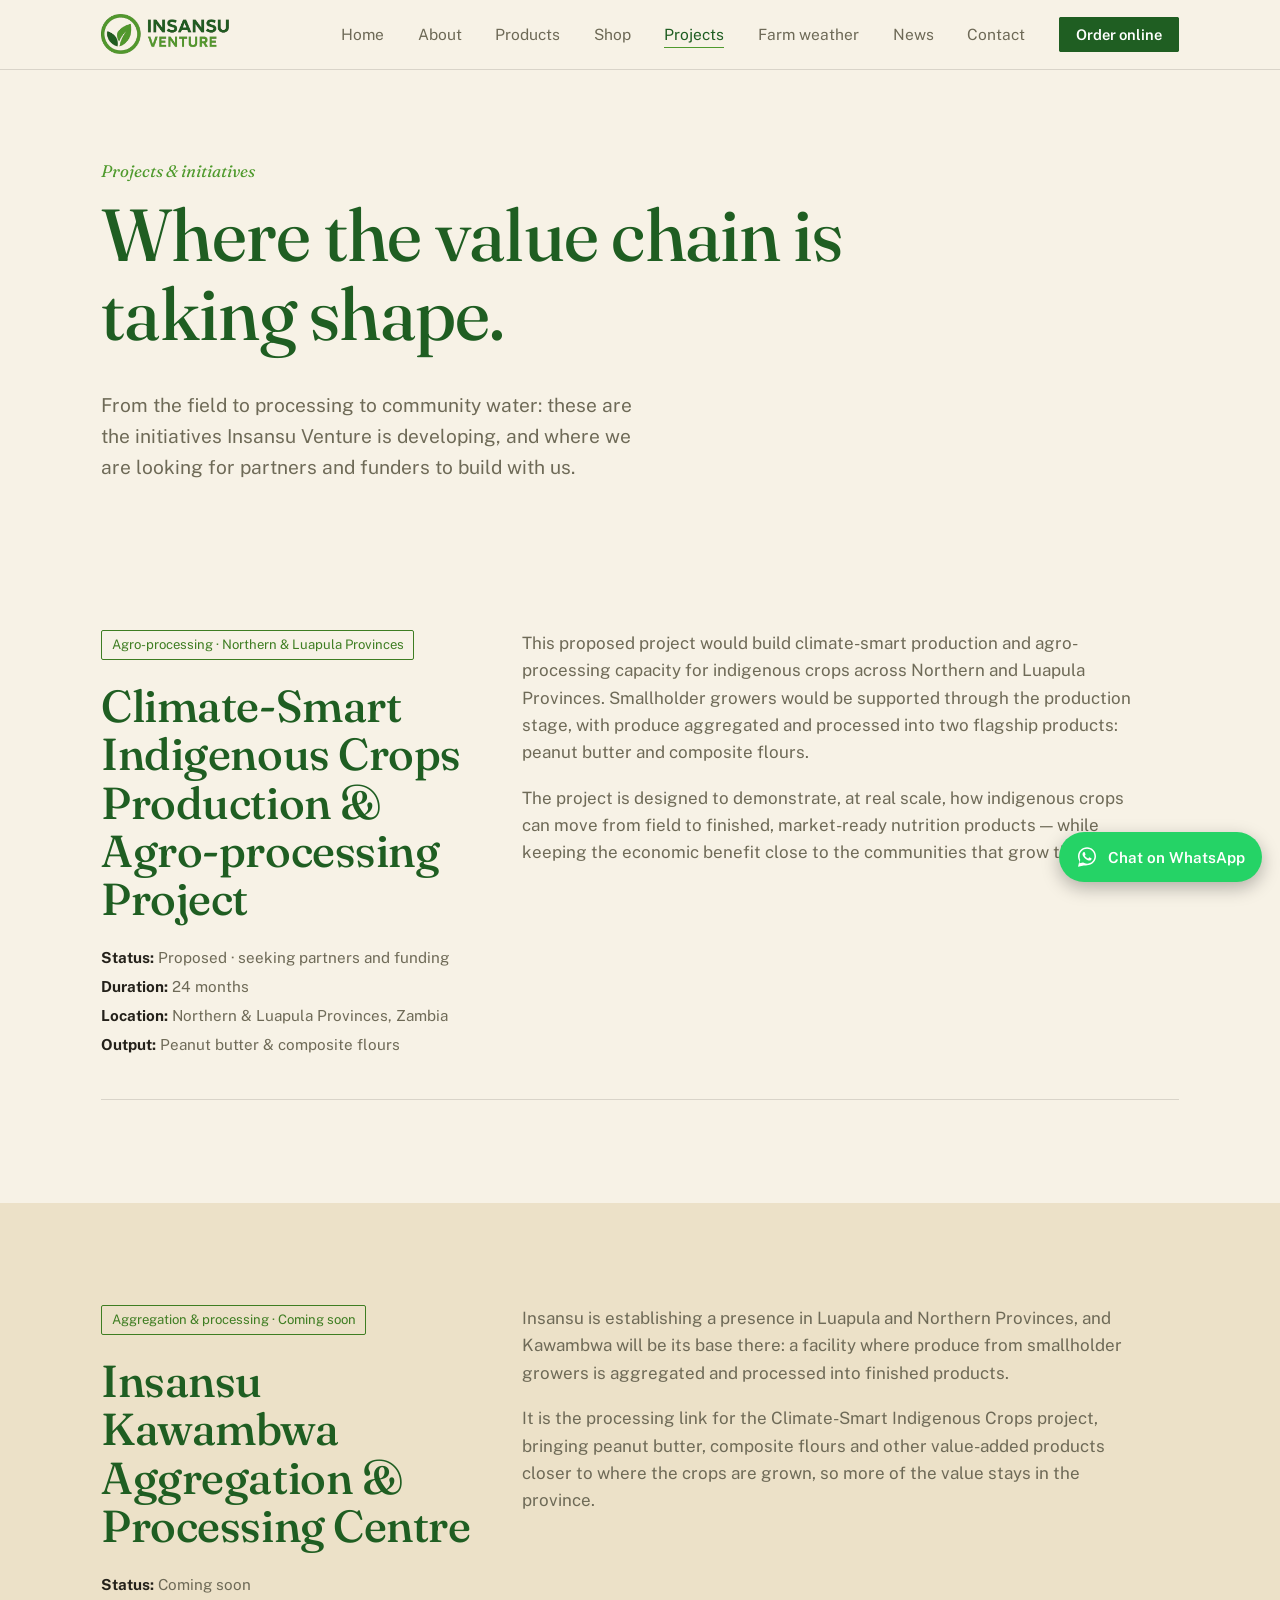
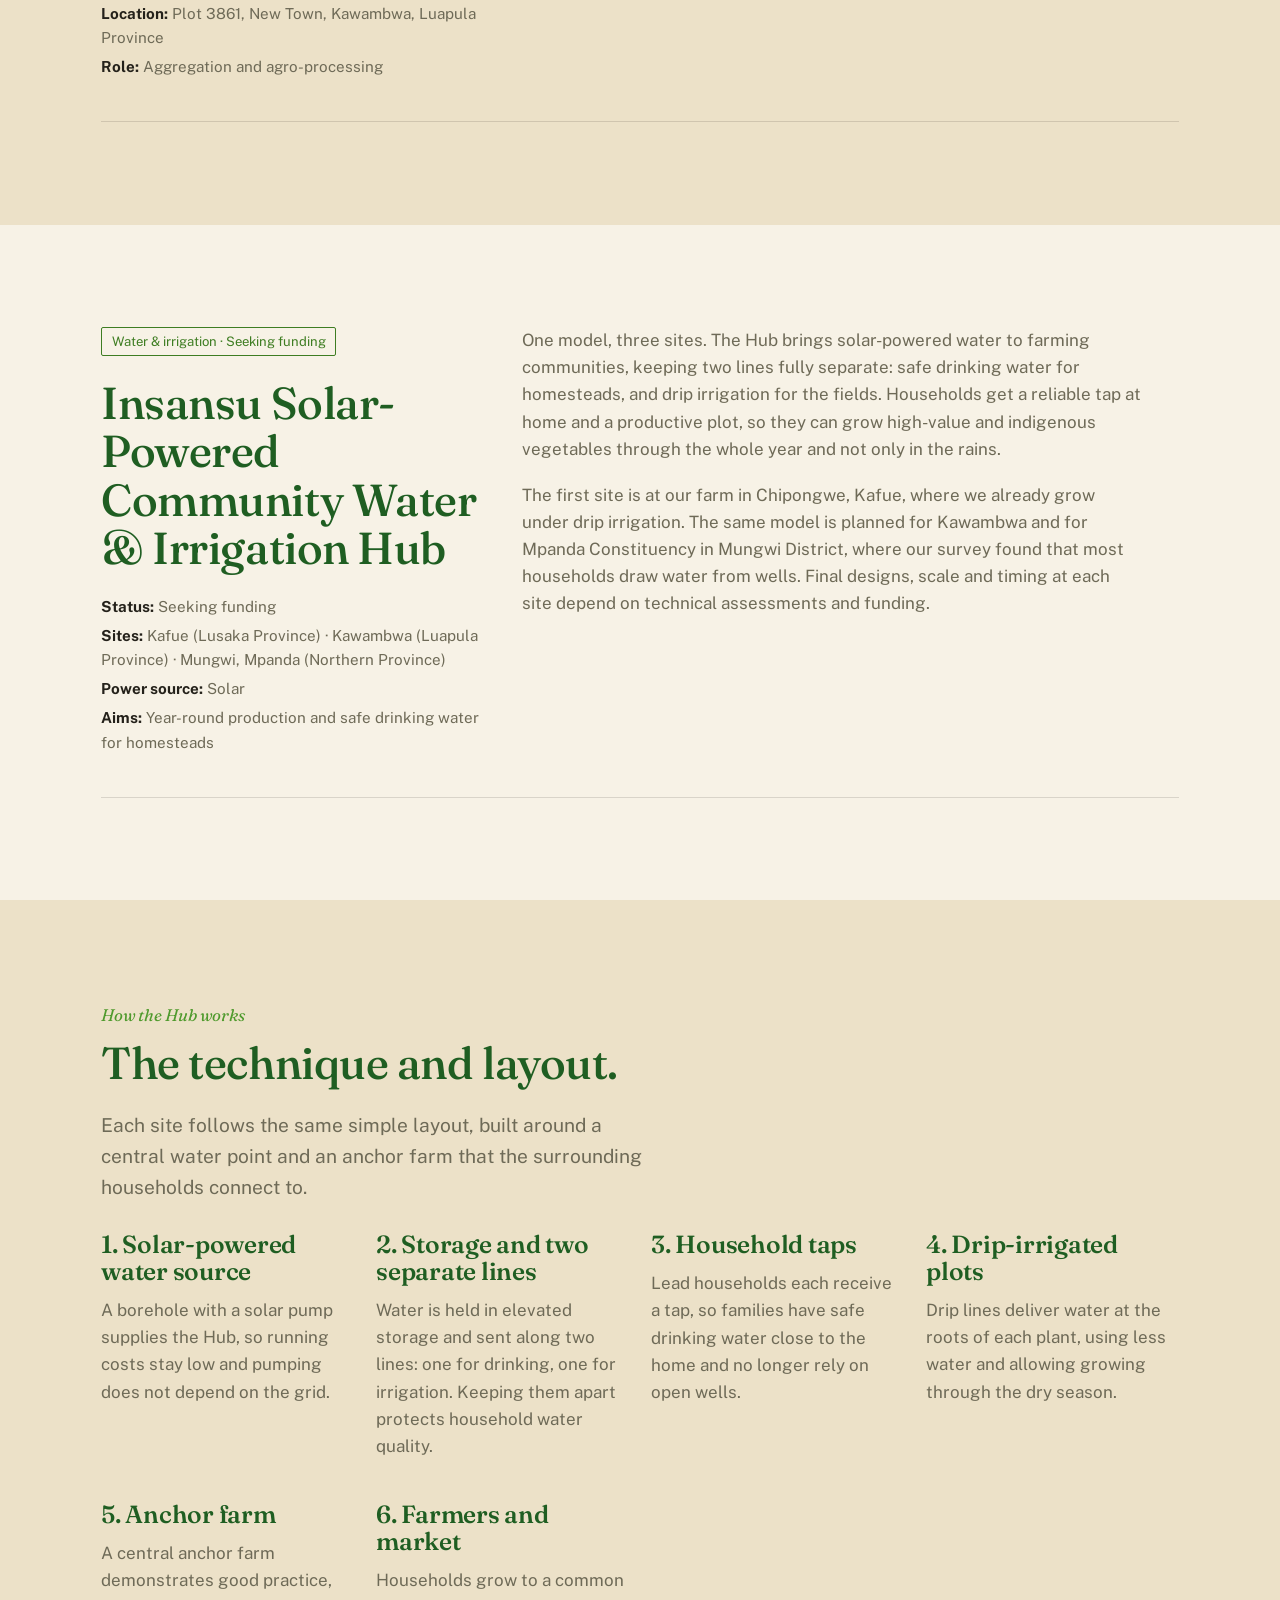
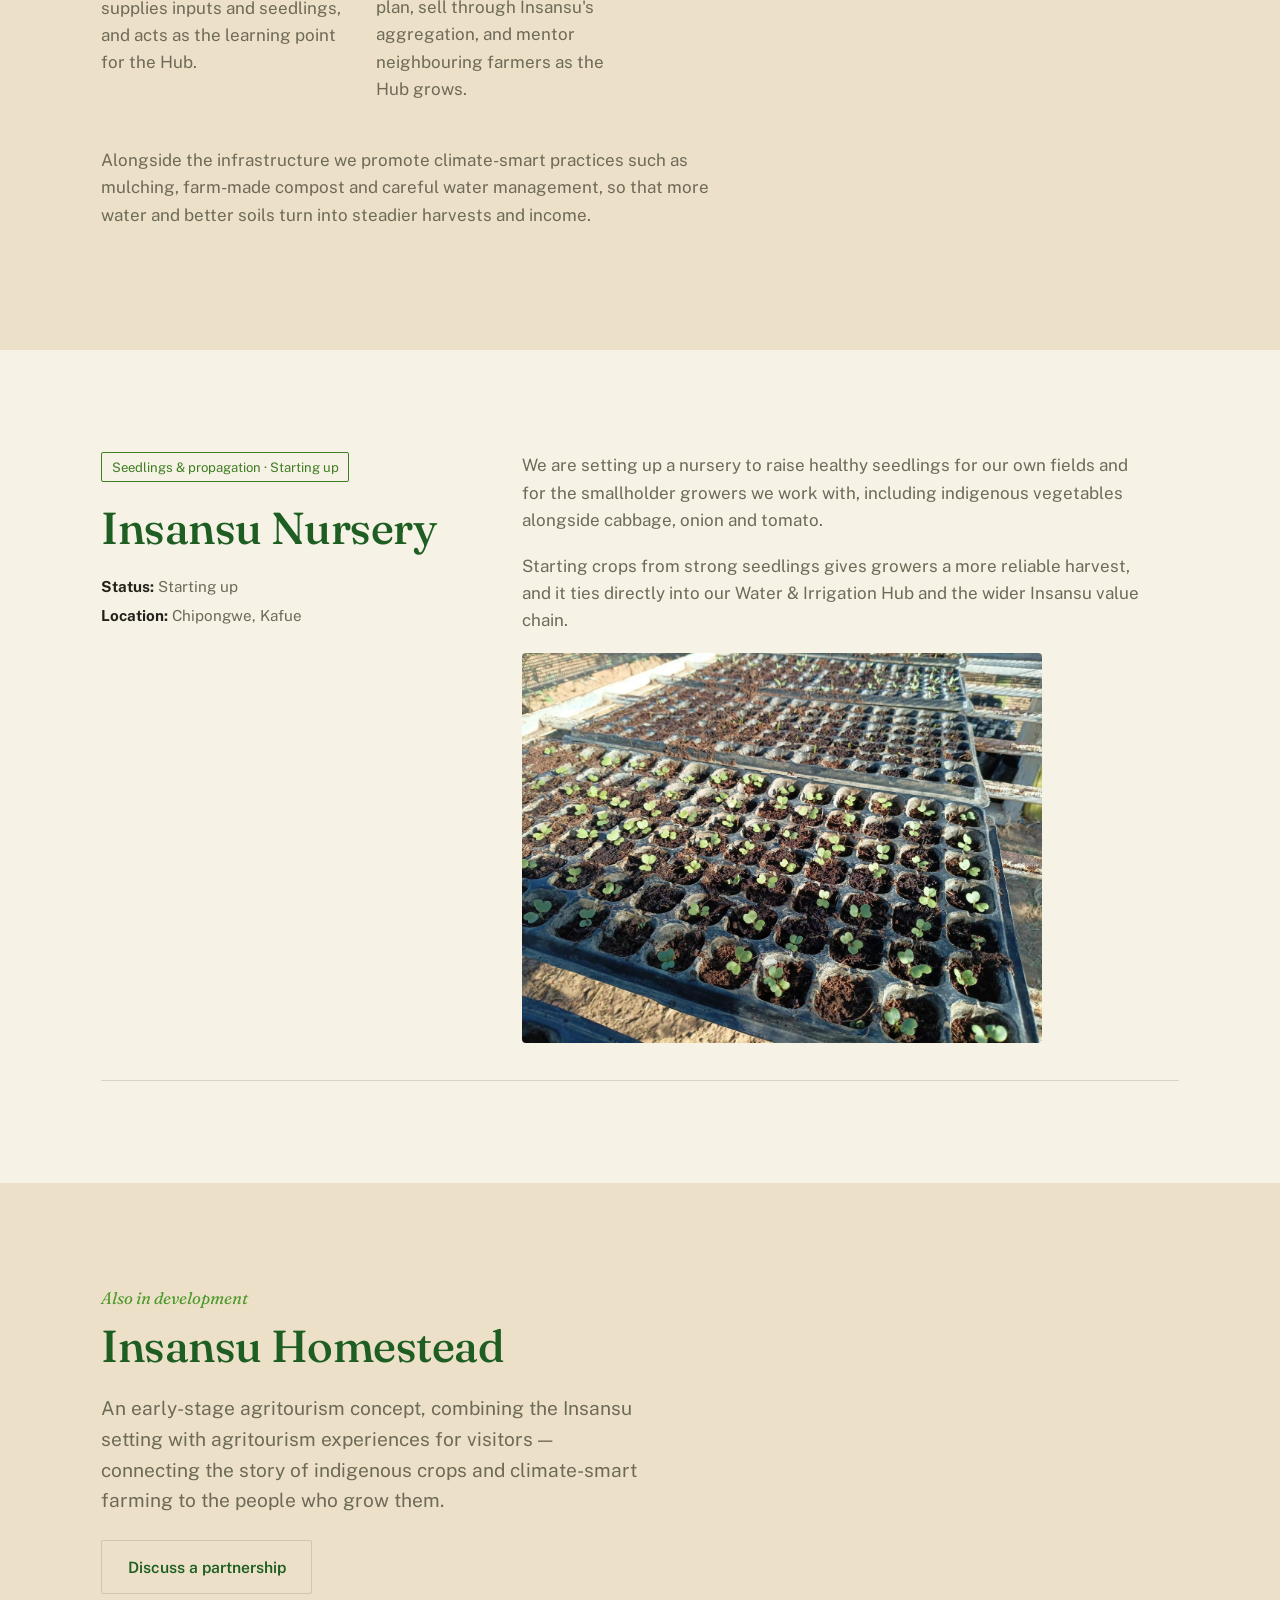
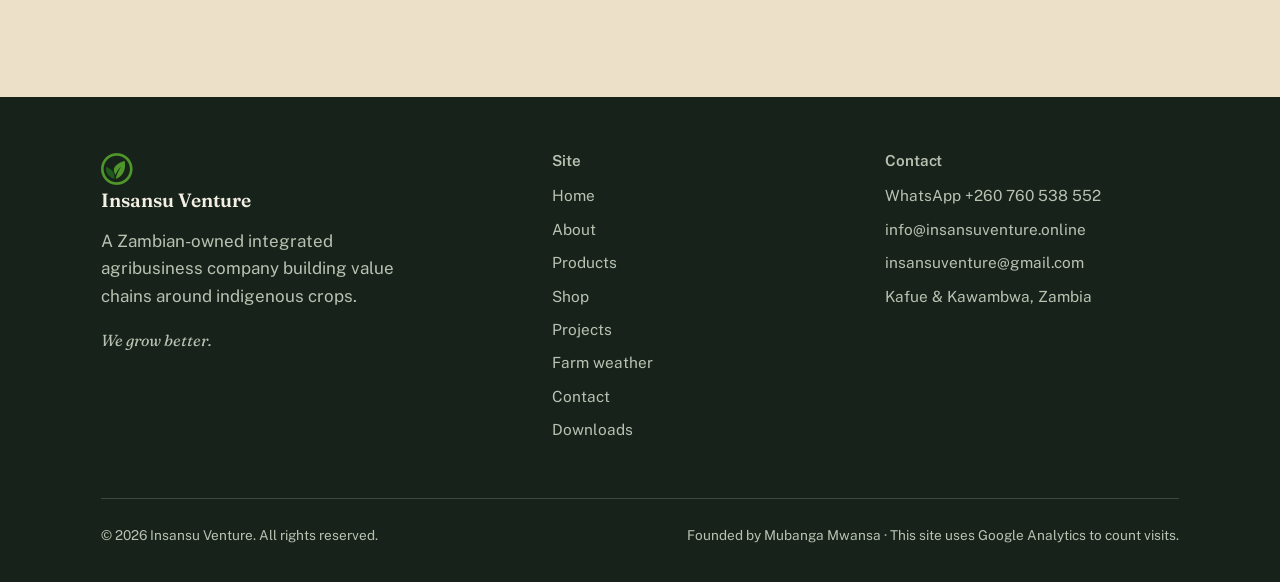
<file: projects.html>
<!doctype html>
<html lang="en">
<head>
<meta charset="UTF-8">
<meta name="viewport" content="width=device-width, initial-scale=1">
<title>Projects — Insansu Venture</title>
<meta name="description" content="Insansu Venture's current initiatives: the Climate-Smart Indigenous Crops Production & Agro-processing Project and the Insansu Solar-Powered Community Water & Irrigation Hub.">
<meta property="og:type" content="website">
<meta property="og:site_name" content="Insansu Venture">
<meta property="og:title" content="Projects — Insansu Venture">
<meta property="og:description" content="Insansu Venture's current initiatives: the Climate-Smart Indigenous Crops Production & Agro-processing Project and the Insansu Solar-Powered Community Water & Irrigation Hub.">
<meta property="og:url" content="https://insansuventure.online/projects.html">
<meta property="og:image" content="https://insansuventure.online/images/brand/share.jpg">
<meta property="og:image:width" content="1200">
<meta property="og:image:height" content="630">
<meta name="twitter:card" content="summary_large_image">
<meta name="twitter:image" content="https://insansuventure.online/images/brand/share.jpg">
<link rel="canonical" href="https://insansuventure.online/projects.html">
<link rel="icon" href="images/brand/favicon.png" type="image/png">
<link rel="preconnect" href="https://fonts.googleapis.com">
<link rel="preconnect" href="https://fonts.gstatic.com" crossorigin>
<link href="https://fonts.googleapis.com/css2?family=Fraunces:ital,opsz,wght@0,9..144,400;0,9..144,460;0,9..144,560;1,9..144,460&family=Public+Sans:wght@400;500;600;700&display=swap" rel="stylesheet">
<link rel="stylesheet" href="css/style.css">
<!-- Google tag (gtag.js) -->
<script async src="https://www.googletagmanager.com/gtag/js?id=G-HKZN7J60WN"></script>
<script>
  window.dataLayer = window.dataLayer || [];
  function gtag(){dataLayer.push(arguments);}
  gtag('js', new Date());
  gtag('config', 'G-HKZN7J60WN');
</script>
</head>
<body>

<header class="site-header">
  <div class="container nav-row">
    <a href="index.html" class="brand"><img src="images/brand/logo.png" alt="Insansu Venture"></a>
    <nav>
      <ul class="nav-links">
        <li><a href="index.html">Home</a></li>
        <li><a href="about.html">About</a></li>
        <li><a href="products.html">Products</a></li>
        <li><a href="shop.html">Shop</a></li>
        <li><a href="projects.html" aria-current="page">Projects</a></li>
        <li><a href="weather.html">Farm weather</a></li>
        <li><a href="news.html">News</a></li>
        <li><a href="contact.html">Contact</a></li>
      </ul>
    </nav>
    <button class="nav-toggle" aria-label="Toggle navigation" aria-expanded="false">☰</button>
  </div>
</header>

<section class="hero" style="padding-bottom:1.5rem;">
  <div class="container">
    <p class="eyebrow">Projects &amp; initiatives</p>
    <h1 style="max-width:18ch;">Where the value chain is taking shape.</h1>
    <p class="lede">From the field to processing to community water: these are the initiatives Insansu Venture is developing, and where we are looking for partners and funders to build with us.</p>
  </div>
</section>

<section>
  <div class="container">
    <div class="proj-row" style="border-top:none; padding-top:0;">
      <div>
        <span class="proj-tag">Agro-processing · Northern &amp; Luapula Provinces</span>
        <h2 style="margin-top:0.6rem;">Climate-Smart Indigenous Crops Production &amp; Agro-processing Project</h2>
        <div class="proj-meta">
          <span><strong>Status:</strong> Proposed · seeking partners and funding</span>
          <span><strong>Duration:</strong> 24 months</span>
          <span><strong>Location:</strong> Northern &amp; Luapula Provinces, Zambia</span>
          <span><strong>Output:</strong> Peanut butter &amp; composite flours</span>
        </div>
      </div>
      <div>
        <p>This proposed project would build climate-smart production and agro-processing capacity for indigenous crops across Northern and Luapula Provinces. Smallholder growers would be supported through the production stage, with produce aggregated and processed into two flagship products: peanut butter and composite flours.</p>
        <p>The project is designed to demonstrate, at real scale, how indigenous crops can move from field to finished, market-ready nutrition products — while keeping the economic benefit close to the communities that grow them.</p>
      </div>
    </div>
  </div>
</section>

<section class="section-alt">
  <div class="container">
    <div class="proj-row" style="border-top:none; padding-top:0;">
      <div>
        <span class="proj-tag">Aggregation &amp; processing · Coming soon</span>
        <h2 style="margin-top:0.6rem;">Insansu Kawambwa Aggregation &amp; Processing Centre</h2>
        <div class="proj-meta">
          <span><strong>Status:</strong> Coming soon</span>
          <span><strong>Location:</strong> Plot 3861, New Town, Kawambwa, Luapula Province</span>
          <span><strong>Role:</strong> Aggregation and agro-processing</span>
        </div>
      </div>
      <div>
        <p>Insansu is establishing a presence in Luapula and Northern Provinces, and Kawambwa will be its base there: a facility where produce from smallholder growers is aggregated and processed into finished products.</p>
        <p>It is the processing link for the Climate-Smart Indigenous Crops project, bringing peanut butter, composite flours and other value-added products closer to where the crops are grown, so more of the value stays in the province.</p>
      </div>
    </div>
  </div>
</section>

<section>
  <div class="container">
    <div class="proj-row" style="border-top:none; padding-top:0;">
      <div>
        <span class="proj-tag">Water &amp; irrigation · Seeking funding</span>
        <h2 style="margin-top:0.6rem;">Insansu Solar-Powered Community Water &amp; Irrigation Hub</h2>
        <div class="proj-meta">
          <span><strong>Status:</strong> Seeking funding</span>
          <span><strong>Sites:</strong> Kafue (Lusaka Province) · Kawambwa (Luapula Province) · Mungwi, Mpanda (Northern Province)</span>
          <span><strong>Power source:</strong> Solar</span>
          <span><strong>Aims:</strong> Year-round production and safe drinking water for homesteads</span>
        </div>
      </div>
      <div>
        <p>One model, three sites. The Hub brings solar-powered water to farming communities, keeping two lines fully separate: safe drinking water for homesteads, and drip irrigation for the fields. Households get a reliable tap at home and a productive plot, so they can grow high-value and indigenous vegetables through the whole year and not only in the rains.</p>
        <p>The first site is at our farm in Chipongwe, Kafue, where we already grow under drip irrigation. The same model is planned for Kawambwa and for Mpanda Constituency in Mungwi District, where our survey found that most households draw water from wells. Final designs, scale and timing at each site depend on technical assessments and funding.</p>
      </div>
    </div>
  </div>
</section>

<section class="section-alt">
  <div class="container">
    <p class="eyebrow">How the Hub works</p>
    <h2>The technique and layout.</h2>
    <p class="lede" style="margin-bottom:1.8rem;">Each site follows the same simple layout, built around a central water point and an anchor farm that the surrounding households connect to.</p>
    <div style="display:grid;grid-template-columns:repeat(auto-fit,minmax(230px,1fr));gap:1.4rem;">
      <div><h3>1. Solar-powered water source</h3><p>A borehole with a solar pump supplies the Hub, so running costs stay low and pumping does not depend on the grid.</p></div>
      <div><h3>2. Storage and two separate lines</h3><p>Water is held in elevated storage and sent along two lines: one for drinking, one for irrigation. Keeping them apart protects household water quality.</p></div>
      <div><h3>3. Household taps</h3><p>Lead households each receive a tap, so families have safe drinking water close to the home and no longer rely on open wells.</p></div>
      <div><h3>4. Drip-irrigated plots</h3><p>Drip lines deliver water at the roots of each plant, using less water and allowing growing through the dry season.</p></div>
      <div><h3>5. Anchor farm</h3><p>A central anchor farm demonstrates good practice, supplies inputs and seedlings, and acts as the learning point for the Hub.</p></div>
      <div><h3>6. Farmers and market</h3><p>Households grow to a common plan, sell through Insansu's aggregation, and mentor neighbouring farmers as the Hub grows.</p></div>
    </div>
    <p style="margin-top:1.6rem;">Alongside the infrastructure we promote climate-smart practices such as mulching, farm-made compost and careful water management, so that more water and better soils turn into steadier harvests and income.</p>
  </div>
</section>


<section>
  <div class="container">
    <div class="proj-row" style="border-top:none; padding-top:0;">
      <div>
        <span class="proj-tag">Seedlings &amp; propagation · Starting up</span>
        <h2 style="margin-top:0.6rem;">Insansu Nursery</h2>
        <div class="proj-meta">
          <span><strong>Status:</strong> Starting up</span>
          <span><strong>Location:</strong> Chipongwe, Kafue</span>
        </div>
      </div>
      <div>
        <p>We are setting up a nursery to raise healthy seedlings for our own fields and for the smallholder growers we work with, including indigenous vegetables alongside cabbage, onion and tomato.</p>
        <p>Starting crops from strong seedlings gives growers a more reliable harvest, and it ties directly into our Water &amp; Irrigation Hub and the wider Insansu value chain.</p>
        <img src="images/crops/nursery.jpg" alt="Young seedlings growing in trays at the Insansu nursery" loading="lazy" style="max-width:520px;width:100%;border-radius:4px;margin-top:0.8rem;">
      </div>
    </div>
  </div>
</section>

<section class="section-alt">
  <div class="container">
    <p class="eyebrow">Also in development</p>
    <h2>Insansu Homestead</h2>
    <p class="lede" style="margin-bottom:1.5rem;">An early-stage agritourism concept, combining the Insansu setting with agritourism experiences for visitors — connecting the story of indigenous crops and climate-smart farming to the people who grow them.</p>
    <a href="contact.html" class="btn btn-outline">Discuss a partnership</a>
  </div>
</section>

<footer class="site-footer">
  <div class="container">
    <div class="footer-grid">
      <div>
        <a href="index.html" class="brand" style="margin-bottom:0.8rem;"><img src="images/brand/mark.png" alt=""><span class="brand-text">Insansu Venture</span></a>
        <p style="max-width:32ch;">A Zambian-owned integrated agribusiness company building value chains around indigenous crops.</p>
        <p class="footer-tagline">We grow better.</p>
      </div>
      <div>
        <h4>Site</h4>
        <a href="index.html">Home</a>
        <a href="about.html">About</a>
        <a href="products.html">Products</a>
        <a href="shop.html">Shop</a>
        <a href="projects.html">Projects</a>
        <a href="weather.html">Farm weather</a>
        <a href="contact.html">Contact</a>
        <a href="about.html#downloads">Downloads</a>
      </div>
      <div>
        <h4>Contact</h4>
        <a href="https://wa.me/260760538552">WhatsApp +260 760 538 552</a>
        <a href="mailto:info@insansuventure.online">info@insansuventure.online</a>
        <a href="mailto:insansuventure@gmail.com">insansuventure@gmail.com</a>
        <a href="contact.html" style="pointer-events:none;">Kafue &amp; Kawambwa, Zambia</a>
      </div>
    </div>
    <div class="footer-bottom">
      <span>© <span class="year"></span> Insansu Venture. All rights reserved.</span>
      <span>Founded by Mubanga Mwansa · This site uses Google Analytics to count visits.</span>
    </div>
  </div>
</footer>

<script src="js/main.js"></script>
</body>
</html>
</file>
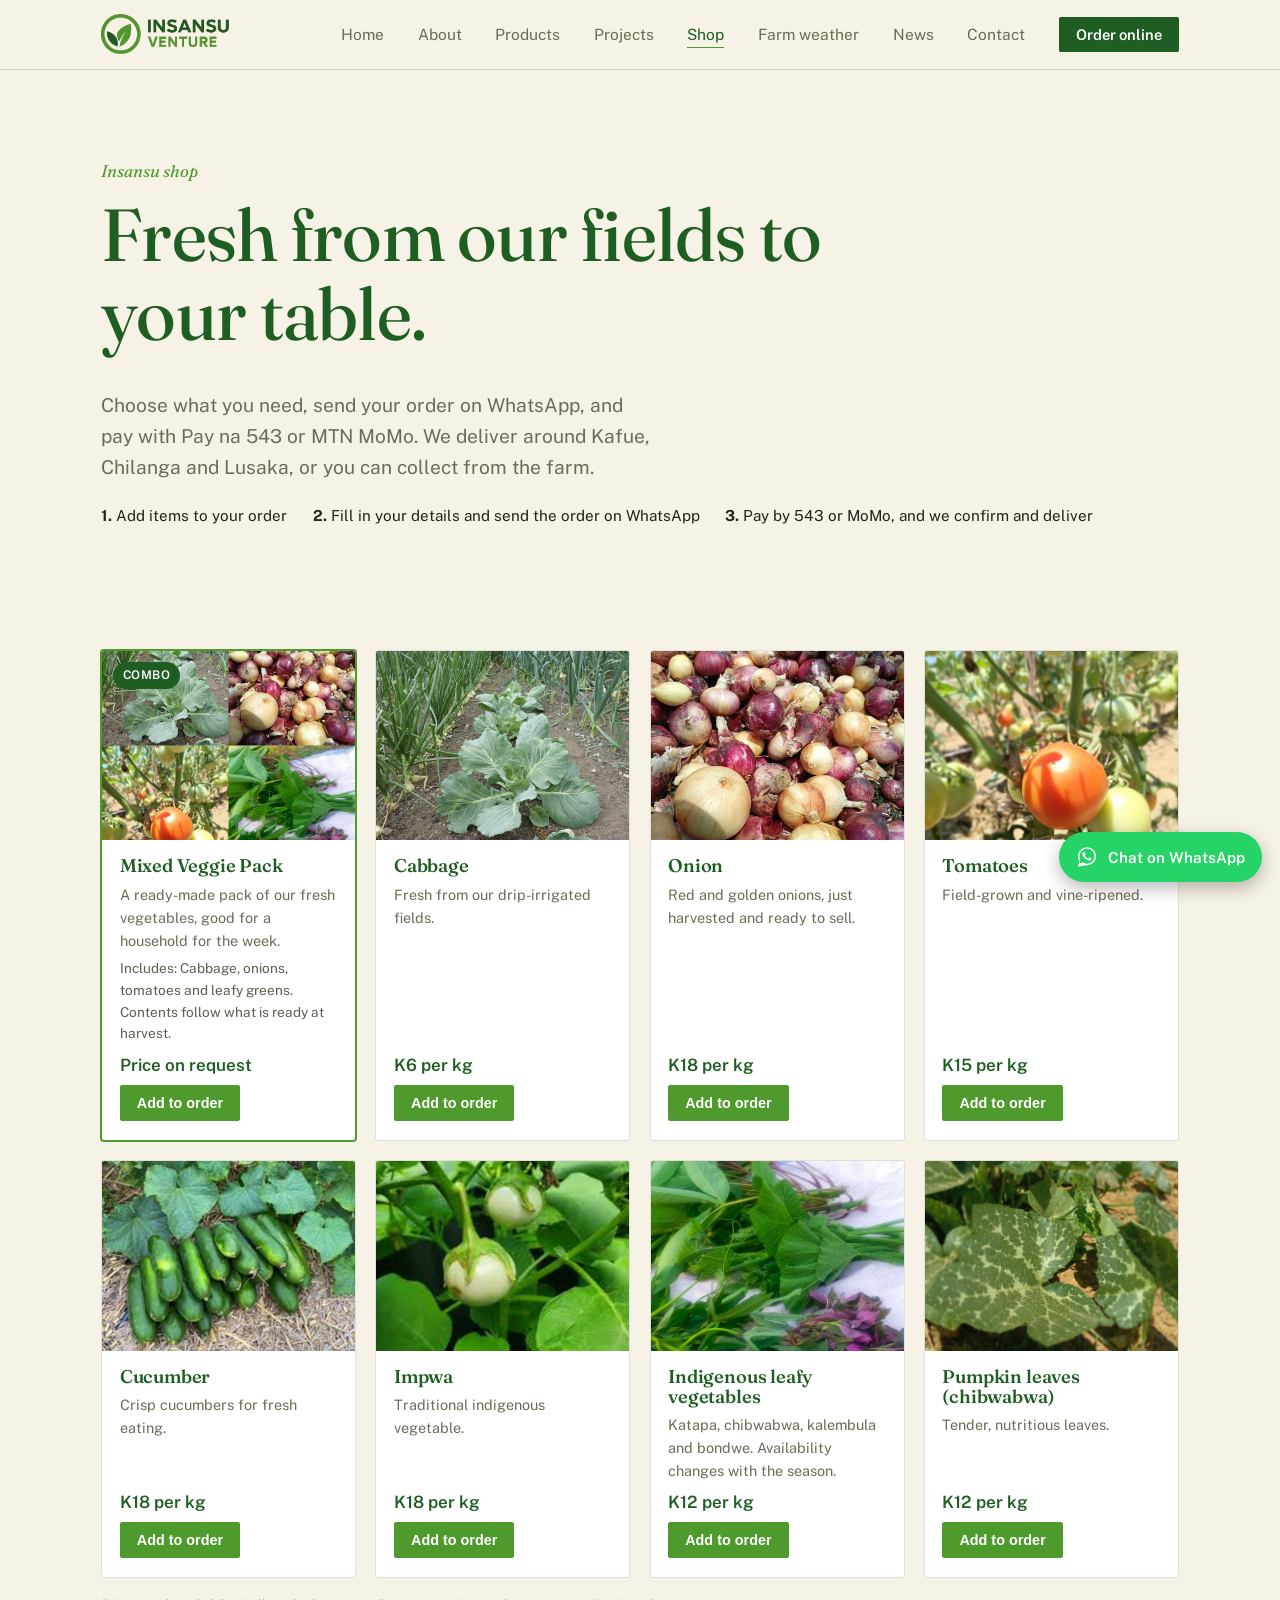
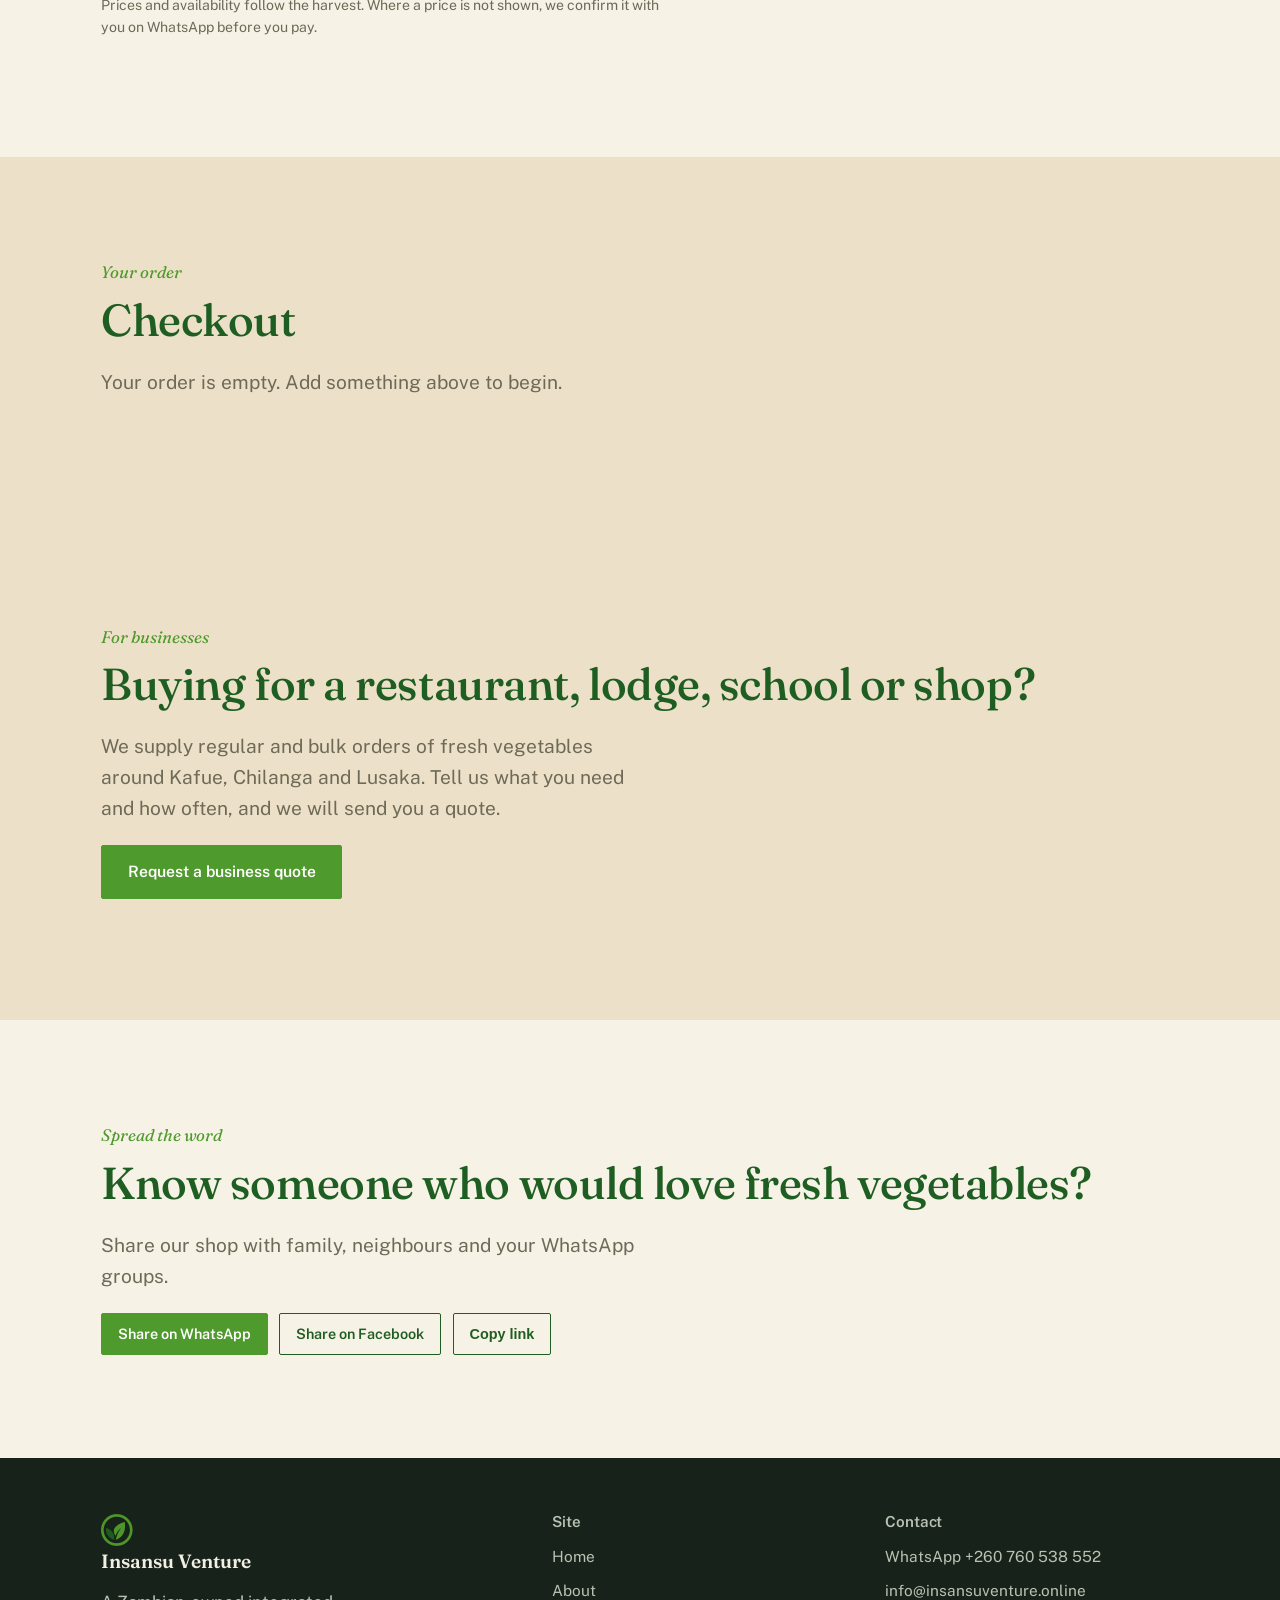
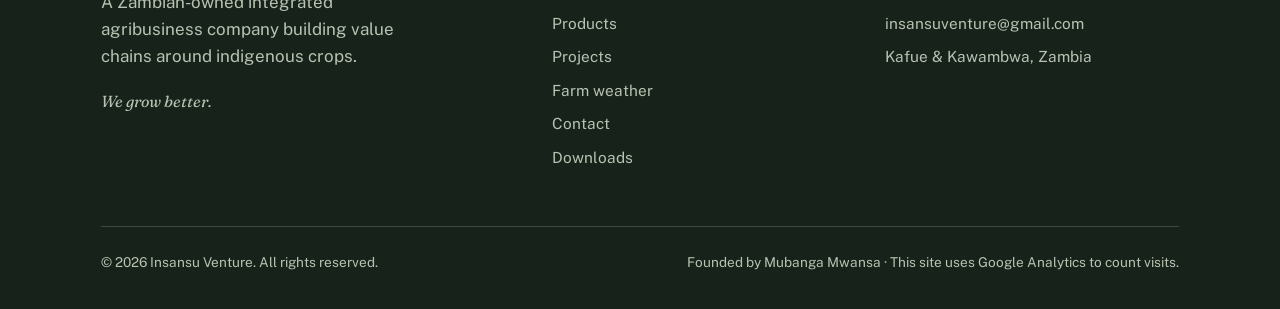
<file: shop.html>
<!doctype html>
<html lang="en">
<head>
<meta charset="UTF-8">
<meta name="viewport" content="width=device-width, initial-scale=1">
<title>Shop — Insansu Venture</title>
<meta name="description" content="Order fresh Insansu Venture vegetables online. Pay with Pay na 543 or MTN MoMo and get delivery around Kafue, Chilanga and Lusaka.">
<meta property="og:type" content="website">
<meta property="og:site_name" content="Insansu Venture">
<meta property="og:title" content="Shop — Insansu Venture">
<meta property="og:description" content="Order fresh Insansu Venture vegetables online. Pay with Pay na 543 or MTN MoMo.">
<meta property="og:url" content="https://insansuventure.online/shop.html">
<meta property="og:image" content="https://insansuventure.online/images/brand/share.jpg">
<meta property="og:image:width" content="1200">
<meta property="og:image:height" content="630">
<meta name="twitter:card" content="summary_large_image">
<meta name="twitter:image" content="https://insansuventure.online/images/brand/share.jpg">
<link rel="canonical" href="https://insansuventure.online/shop.html">
<link rel="icon" href="images/brand/favicon.png" type="image/png">
<link rel="preconnect" href="https://fonts.googleapis.com">
<link rel="preconnect" href="https://fonts.gstatic.com" crossorigin>
<link href="https://fonts.googleapis.com/css2?family=Fraunces:ital,opsz,wght@0,9..144,400;0,9..144,460;0,9..144,560;1,9..144,460&family=Public+Sans:wght@400;500;600;700&display=swap" rel="stylesheet">
<link rel="stylesheet" href="css/style.css">
<!-- Google tag (gtag.js) -->
<script async src="https://www.googletagmanager.com/gtag/js?id=G-HKZN7J60WN"></script>
<script>
  window.dataLayer = window.dataLayer || [];
  function gtag(){dataLayer.push(arguments);}
  gtag('js', new Date());
  gtag('config', 'G-HKZN7J60WN');
</script>
</head>
<body>

<header class="site-header">
  <div class="container nav-row">
    <a href="index.html" class="brand"><img src="images/brand/logo.png" alt="Insansu Venture"></a>
    <nav>
      <ul class="nav-links">
        <li><a href="index.html">Home</a></li>
        <li><a href="about.html">About</a></li>
        <li><a href="products.html">Products</a></li>
        <li><a href="projects.html">Projects</a></li>
        <li><a href="shop.html" aria-current="page">Shop</a></li>
        <li><a href="weather.html">Farm weather</a></li>
        <li><a href="news.html">News</a></li>
        <li><a href="contact.html">Contact</a></li>
      </ul>
    </nav>
    <button class="nav-toggle" aria-label="Toggle navigation" aria-expanded="false">☰</button>
  </div>
</header>
<main>
<section class="hero" style="padding-bottom:1.2rem;">
  <div class="container">
    <p class="eyebrow">Insansu shop</p>
    <h1 style="max-width:16ch;">Fresh from our fields to your table.</h1>
    <p class="lede">Choose what you need, send your order on WhatsApp, and pay with Pay na 543 or MTN MoMo. We deliver around Kafue, Chilanga and Lusaka, or you can collect from the farm.</p>
    <ol class="shop-steps">
      <li><b>1.</b> Add items to your order</li>
      <li><b>2.</b> Fill in your details and send the order on WhatsApp</li>
      <li><b>3.</b> Pay by 543 or MoMo, and we confirm and deliver</li>
    </ol>
  </div>
</section>

<section>
  <div class="container">
    <div id="shop-grid" class="shop-grid"></div>
    <p class="form-note">Prices and availability follow the harvest. Where a price is not shown, we confirm it with you on WhatsApp before you pay.</p>
  </div>
</section>

<section class="section-alt" id="order">
  <div class="container">
    <p class="eyebrow">Your order</p>
    <h2>Checkout</h2>
    <p id="cart-empty" class="lede">Your order is empty. Add something above to begin.</p>
    <form id="checkout" class="shop-checkout" hidden novalidate>
      <div class="shop-lines">
        <div id="cart-lines"></div>
        <div class="cart-total-row"><span>Total</span><b id="cart-total"></b></div>
        <button type="button" id="clear-cart" class="shop-link">Clear order</button>
      </div>
      <div class="form-grid" style="margin-top:0;">
        <div><label for="c-name">Your name</label><input id="c-name" name="name" type="text" autocomplete="name"></div>
        <div><label for="c-phone">Phone / WhatsApp number</label><input id="c-phone" name="phone" type="tel" autocomplete="tel" placeholder="+260 …"></div>
        <div><label for="c-area">Delivery area</label><select id="c-area" name="area"></select></div>
        <div><label for="c-address">Address or landmark (for delivery)</label><input id="c-address" name="address" type="text"></div>
        <div><button type="button" id="c-loc" class="btn btn-small btn-ghost">Share my location for delivery</button>
          <p id="c-loc-msg" class="form-note" style="margin:.5rem 0 0;" role="status">Optional. Adds a map link to your order so we can find you easily.</p></div>
        <div><label for="c-notes">Notes (optional)</label><input id="c-notes" name="notes" type="text" placeholder="e.g. preferred delivery time"></div>
        <fieldset class="wx-fs"><legend>How will you pay?</legend>
          <label class="wx-check"><input type="radio" name="pay" value="543" checked> Pay na 543</label>
          <label class="wx-check"><input type="radio" name="pay" value="momo"> MTN MoMo</label>
        </fieldset>
        <div><button class="btn" type="submit">Send order on WhatsApp</button></div>
        <p id="co-msg" class="wx-msg" role="status"></p>
      </div>
      <div class="pay-box">
        <h3>How to pay</h3>
        <p>Order number: <b id="ord-ref"></b>. Please quote it when you pay, if you can.</p>
        <div class="pay-opt"><b>Pay na 543</b><p>Dial <a id="pay543-link" href="#"><b id="pay543-dial"></b></a> and pay <span id="pay-amount">the total</span>. Merchant code <b id="pay543-code"></b>. Works from Airtel Money, MTN MoMo, Zamtel Money and the banks shown on the 543 sign.</p></div>
        <div class="pay-opt"><b>MTN MoMo</b><p>Send <span>the total</span> to <b id="momo-num"></b>.</p></div>
        <p class="form-note">Your order is confirmed once we reply on WhatsApp and see your payment. Delivery charges, if any, are confirmed with you before you pay.</p>
      </div>
    </form>
  </div>
</section>

<section class="section-alt" id="business">
  <div class="container">
    <p class="eyebrow">For businesses</p>
    <h2>Buying for a restaurant, lodge, school or shop?</h2>
    <p class="lede">We supply regular and bulk orders of fresh vegetables around Kafue, Chilanga and Lusaka. Tell us what you need and how often, and we will send you a quote.</p>
    <p><a class="btn" href="https://wa.me/260760538552?text=Hello%20Insansu%20Venture%2C%20I%20would%20like%20a%20quote%20for%20regular%20or%20bulk%20vegetable%20supply.%0A%0ABusiness%20name%3A%20%0AWhat%20we%20need%3A%20%0AHow%20often%3A%20%0ADelivery%20area%3A%20">Request a business quote</a></p>
  </div>
</section>

<section>
  <div class="container">
    <p class="eyebrow">Spread the word</p>
    <h2>Know someone who would love fresh vegetables?</h2>
    <p class="lede">Share our shop with family, neighbours and your WhatsApp groups.</p>
    <div class="share-row">
      <a class="btn btn-small" id="share-wa" href="https://wa.me/?text=Fresh%20vegetables%20from%20Insansu%20Venture%2C%20delivered%20around%20Kafue%2C%20Chilanga%20and%20Lusaka.%20Order%20here%3A%20https%3A%2F%2Finsansuventure.online%2Fshop.html" target="_blank" rel="noopener">Share on WhatsApp</a>
      <a class="btn btn-small btn-ghost" href="https://www.facebook.com/sharer/sharer.php?u=https%3A%2F%2Finsansuventure.online%2Fshop.html" target="_blank" rel="noopener">Share on Facebook</a>
      <button class="btn btn-small btn-ghost" type="button" id="share-copy">Copy link</button>
    </div>
  </div>
</section>

<div id="cart-bar" class="cart-bar" hidden><span id="bar-count"></span><a class="btn btn-small" href="#order">View order and pay</a></div>
</main>

<footer class="site-footer">
  <div class="container">
    <div class="footer-grid">
      <div>
        <a href="index.html" class="brand" style="margin-bottom:0.8rem;"><img src="images/brand/mark.png" alt=""><span class="brand-text">Insansu Venture</span></a>
        <p style="max-width:32ch;">A Zambian-owned integrated agribusiness company building value chains around indigenous crops.</p>
        <p class="footer-tagline">We grow better.</p>
      </div>
      <div>
        <h4>Site</h4>
        <a href="index.html">Home</a>
        <a href="about.html">About</a>
        <a href="products.html">Products</a>
        <a href="projects.html">Projects</a>
        <a href="weather.html">Farm weather</a>
        <a href="contact.html">Contact</a>
        <a href="about.html#downloads">Downloads</a>
      </div>
      <div>
        <h4>Contact</h4>
        <a href="https://wa.me/260760538552">WhatsApp +260 760 538 552</a>
        <a href="mailto:info@insansuventure.online">info@insansuventure.online</a>
        <a href="mailto:insansuventure@gmail.com">insansuventure@gmail.com</a>
        <a href="contact.html" style="pointer-events:none;">Kafue &amp; Kawambwa, Zambia</a>
      </div>
    </div>
    <div class="footer-bottom">
      <span>© <span class="year"></span> Insansu Venture. All rights reserved.</span>
      <span>Founded by Mubanga Mwansa · This site uses Google Analytics to count visits.</span>
    </div>
  </div>
</footer>

<script src="js/main.js"></script>
<script src="js/shop-data.js"></script>
<script src="js/shop.js"></script>
</body>
</html>
</file>
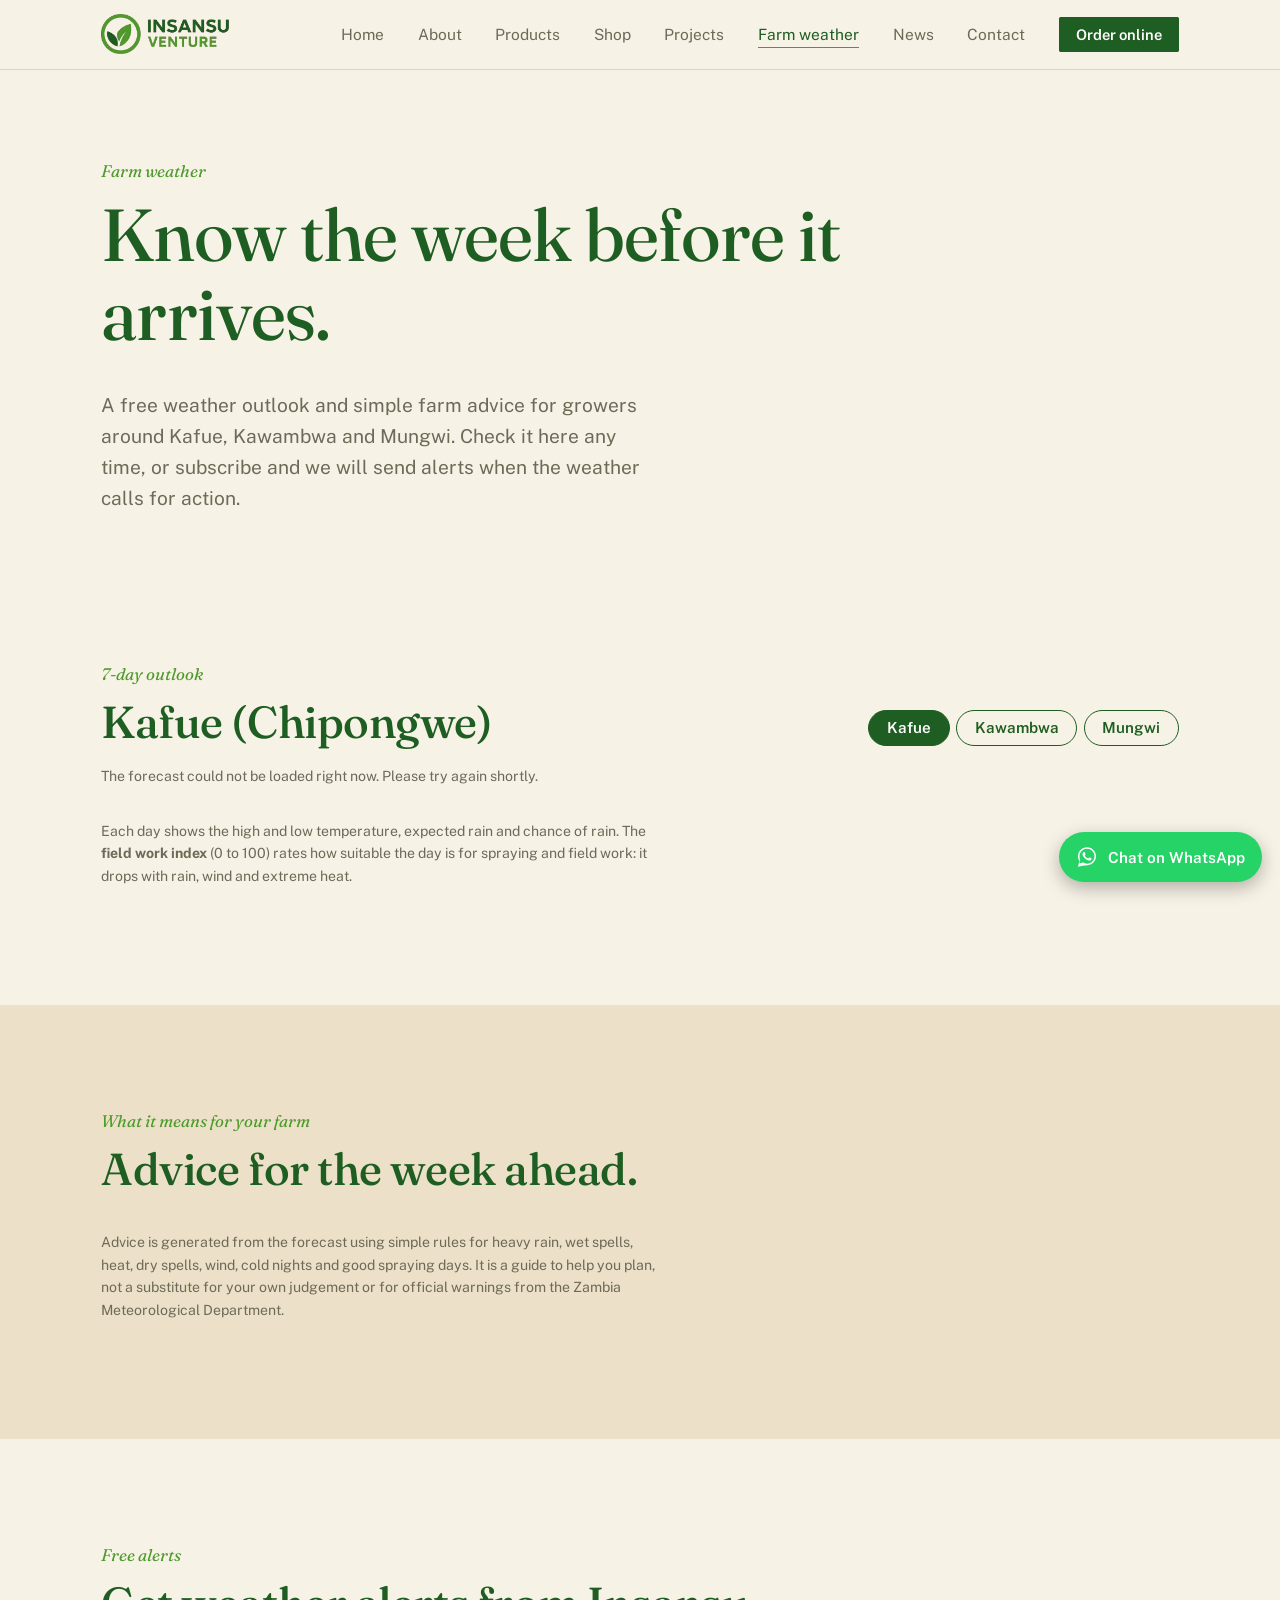
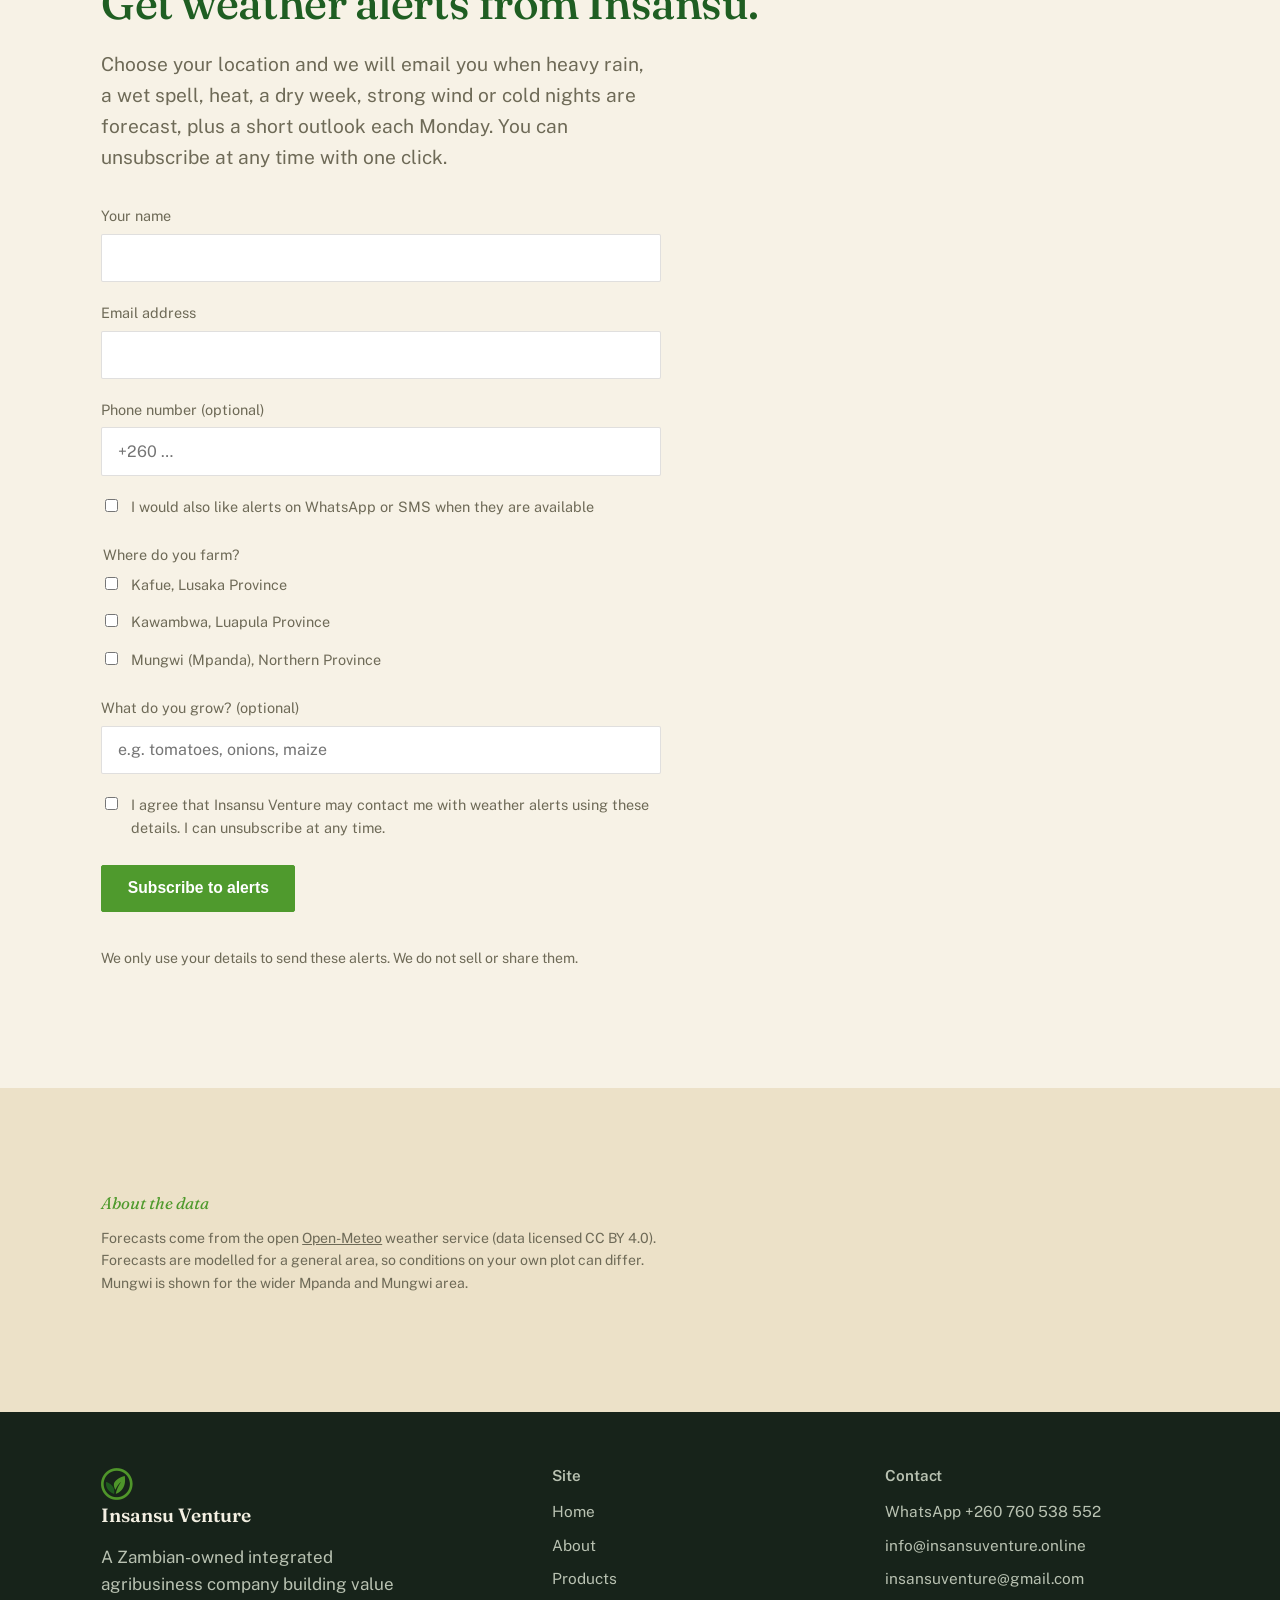
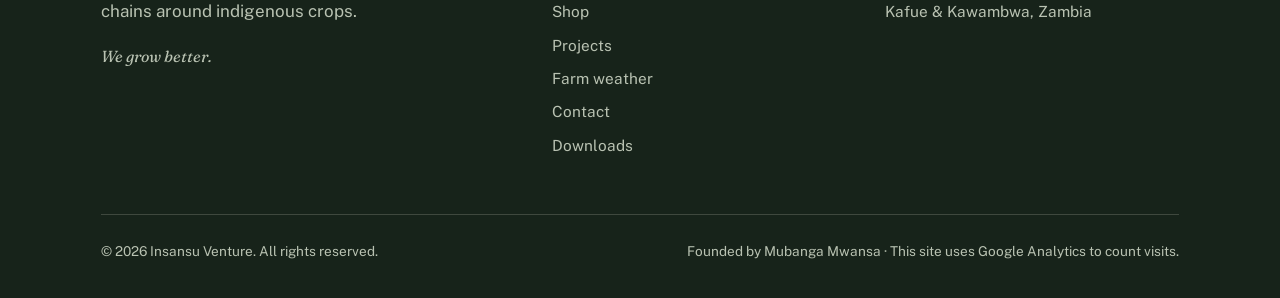
<file: weather.html>
<!doctype html>
<html lang="en">
<head>
<meta charset="UTF-8">
<meta name="viewport" content="width=device-width, initial-scale=1">
<title>Farm Weather — Insansu Venture</title>
<meta name="description" content="Free 7-day weather outlook and farm advisories for Kafue, Kawambwa and Mungwi, with email alerts for farmers from Insansu Venture.">
<meta property="og:type" content="website">
<meta property="og:site_name" content="Insansu Venture">
<meta property="og:title" content="Farm Weather — Insansu Venture">
<meta property="og:description" content="Free 7-day weather outlook and farm advisories for Kafue, Kawambwa and Mungwi, with email alerts for farmers.">
<meta property="og:url" content="https://insansuventure.online/weather.html">
<meta property="og:image" content="https://insansuventure.online/images/brand/share.jpg">
<meta property="og:image:width" content="1200">
<meta property="og:image:height" content="630">
<meta name="twitter:card" content="summary_large_image">
<meta name="twitter:image" content="https://insansuventure.online/images/brand/share.jpg">
<link rel="canonical" href="https://insansuventure.online/weather.html">
<link rel="icon" href="images/brand/favicon.png" type="image/png">
<link rel="preconnect" href="https://fonts.googleapis.com">
<link rel="preconnect" href="https://fonts.gstatic.com" crossorigin>
<link href="https://fonts.googleapis.com/css2?family=Fraunces:ital,opsz,wght@0,9..144,400;0,9..144,460;0,9..144,560;1,9..144,460&family=Public+Sans:wght@400;500;600;700&display=swap" rel="stylesheet">
<link rel="stylesheet" href="css/style.css">
<!-- Google tag (gtag.js) -->
<script async src="https://www.googletagmanager.com/gtag/js?id=G-HKZN7J60WN"></script>
<script>
  window.dataLayer = window.dataLayer || [];
  function gtag(){dataLayer.push(arguments);}
  gtag('js', new Date());
  gtag('config', 'G-HKZN7J60WN');
</script>
</head>
<body>

<header class="site-header">
  <div class="container nav-row">
    <a href="index.html" class="brand"><img src="images/brand/logo.png" alt="Insansu Venture"></a>
    <nav>
      <ul class="nav-links">
        <li><a href="index.html">Home</a></li>
        <li><a href="about.html">About</a></li>
        <li><a href="products.html">Products</a></li>
        <li><a href="shop.html">Shop</a></li>
        <li><a href="projects.html">Projects</a></li>
        <li><a href="weather.html" aria-current="page">Farm weather</a></li>
        <li><a href="news.html">News</a></li>
        <li><a href="contact.html">Contact</a></li>
      </ul>
    </nav>
    <button class="nav-toggle" aria-label="Toggle navigation" aria-expanded="false">☰</button>
  </div>
</header>
<main>
<section class="hero" style="padding-bottom:1.5rem;">
  <div class="container">
    <p class="eyebrow">Farm weather</p>
    <h1 style="max-width:18ch;">Know the week before it arrives.</h1>
    <p class="lede">A free weather outlook and simple farm advice for growers around Kafue, Kawambwa and Mungwi. Check it here any time, or subscribe and we will send alerts when the weather calls for action.</p>
  </div>
</section>

<section>
  <div class="container">
    <div class="wx-head">
      <div>
        <p class="eyebrow">7-day outlook</p>
        <h2 id="wx-place" style="margin:0;">Kafue (Chipongwe)</h2>
      </div>
      <div class="wx-tabs" role="group" aria-label="Choose a location">
        <button type="button" class="wx-tab" data-site="kafue" aria-pressed="true">Kafue</button>
        <button type="button" class="wx-tab" data-site="kawambwa" aria-pressed="false">Kawambwa</button>
        <button type="button" class="wx-tab" data-site="mungwi" aria-pressed="false">Mungwi</button>
      </div>
    </div>
    <p id="wx-status" class="form-note" role="status"></p>
    <div id="wx-days" class="wx-days"></div>
    <p class="form-note">Each day shows the high and low temperature, expected rain and chance of rain. The <strong>field work index</strong> (0 to 100) rates how suitable the day is for spraying and field work: it drops with rain, wind and extreme heat.</p>
  </div>
</section>

<section class="section-alt">
  <div class="container">
    <p class="eyebrow">What it means for your farm</p>
    <h2>Advice for the week ahead.</h2>
    <div id="wx-adv" class="wx-advs"></div>
    <p class="form-note">Advice is generated from the forecast using simple rules for heavy rain, wet spells, heat, dry spells, wind, cold nights and good spraying days. It is a guide to help you plan, not a substitute for your own judgement or for official warnings from the Zambia Meteorological Department.</p>
  </div>
</section>

<section id="alerts">
  <div class="container">
    <p class="eyebrow">Free alerts</p>
    <h2>Get weather alerts from Insansu.</h2>
    <p class="lede">Choose your location and we will email you when heavy rain, a wet spell, heat, a dry week, strong wind or cold nights are forecast, plus a short outlook each Monday. You can unsubscribe at any time with one click.</p>

    <div id="alert-soon" hidden class="wx-soon">
      <h3>Alerts are opening soon.</h3>
      <p>Until then, the outlook above is live. To be told when alerts start, message us on WhatsApp and we will add you.</p>
      <a class="btn" href="https://wa.me/260760538552?text=Hello%20Insansu%20Venture%2C%20please%20add%20me%20to%20the%20farm%20weather%20alerts.">Message us on WhatsApp</a>
    </div>

    <form id="alert-form" class="form-grid" novalidate>
      <div><label for="a-name">Your name</label><input id="a-name" name="name" type="text" autocomplete="name"></div>
      <div><label for="a-email">Email address</label><input id="a-email" name="email" type="email" autocomplete="email"></div>
      <div><label for="a-phone">Phone number (optional)</label><input id="a-phone" name="phone" type="tel" autocomplete="tel" placeholder="+260 …"></div>
      <label class="wx-check"><input type="checkbox" name="whatsapp"> I would also like alerts on WhatsApp or SMS when they are available</label>
      <fieldset class="wx-fs"><legend>Where do you farm?</legend>
        <label class="wx-check"><input type="checkbox" name="locations" value="kafue"> Kafue, Lusaka Province</label>
        <label class="wx-check"><input type="checkbox" name="locations" value="kawambwa"> Kawambwa, Luapula Province</label>
        <label class="wx-check"><input type="checkbox" name="locations" value="mungwi"> Mungwi (Mpanda), Northern Province</label>
      </fieldset>
      <div><label for="a-crops">What do you grow? (optional)</label><input id="a-crops" name="crops" type="text" placeholder="e.g. tomatoes, onions, maize"></div>
      <div class="wx-hp" aria-hidden="true"><label>Leave this empty<input name="website" type="text" tabindex="-1" autocomplete="off"></label></div>
      <label class="wx-check"><input type="checkbox" name="consent" required> I agree that Insansu Venture may contact me with weather alerts using these details. I can unsubscribe at any time.</label>
      <div><button class="btn" type="submit">Subscribe to alerts</button></div>
      <p id="alert-msg" class="wx-msg" role="status"></p>
    </form>
    <p class="form-note">We only use your details to send these alerts. We do not sell or share them.</p>
  </div>
</section>

<section class="section-alt">
  <div class="container">
    <p class="eyebrow">About the data</p>
    <p class="form-note" style="margin-top:0;max-width:62ch;">Forecasts come from the open <a href="https://open-meteo.com/" rel="noopener">Open-Meteo</a> weather service (data licensed CC BY 4.0). Forecasts are modelled for a general area, so conditions on your own plot can differ. Mungwi is shown for the wider Mpanda and Mungwi area.</p>
  </div>
</section>
</main>

<footer class="site-footer">
  <div class="container">
    <div class="footer-grid">
      <div>
        <a href="index.html" class="brand" style="margin-bottom:0.8rem;"><img src="images/brand/mark.png" alt=""><span class="brand-text">Insansu Venture</span></a>
        <p style="max-width:32ch;">A Zambian-owned integrated agribusiness company building value chains around indigenous crops.</p>
        <p class="footer-tagline">We grow better.</p>
      </div>
      <div>
        <h4>Site</h4>
        <a href="index.html">Home</a>
        <a href="about.html">About</a>
        <a href="products.html">Products</a>
        <a href="shop.html">Shop</a>
        <a href="projects.html">Projects</a>
        <a href="weather.html">Farm weather</a>
        <a href="contact.html">Contact</a>
        <a href="about.html#downloads">Downloads</a>
      </div>
      <div>
        <h4>Contact</h4>
        <a href="https://wa.me/260760538552">WhatsApp +260 760 538 552</a>
        <a href="mailto:info@insansuventure.online">info@insansuventure.online</a>
        <a href="mailto:insansuventure@gmail.com">insansuventure@gmail.com</a>
        <a href="contact.html" style="pointer-events:none;">Kafue &amp; Kawambwa, Zambia</a>
      </div>
    </div>
    <div class="footer-bottom">
      <span>© <span class="year"></span> Insansu Venture. All rights reserved.</span>
      <span>Founded by Mubanga Mwansa · This site uses Google Analytics to count visits.</span>
    </div>
  </div>
</footer>

<script src="js/main.js"></script>
<script src="js/weather.js"></script>
</body>
</html>
</file>
<file: css/style.css>
/* ============================================================
   Insansu Venture — Stylesheet (brand-aligned)
   Type: Fraunces (display) + Public Sans (body)
   Palette drawn from the Insansu Venture logo + product labels
   ============================================================ */

:root{
  --pine: #1F5E22;        /* dark green — headings, wordmark */
  --leaf: #4F9A2D;        /* bright green — accent, CTAs */
  --leaf-dark: #3E7D22;   /* hover state */
  --cream: #F7F2E6;       /* main background */
  --parchment: #ECE1C8;   /* alternate section background */
  --ink: #17231A;         /* dark band — header/footer */
  --ink-soft: #1E2C21;
  --text-dark: #24211A;
  --text-dim: #6E6A57;
  --text-light: #F3EFE2;
  --text-light-dim: #B9C2B2;
  --clay: #B24A2E;        /* tomato / pickle accent */
  --plum: #7E2A58;        /* onion accent */
  --brown: #7A4A22;       /* peanut butter accent */
  --rule: rgba(36,33,26,0.14);
  --rule-light: rgba(243,239,226,0.18);
  --max: 1180px;
  --gutter: clamp(1.25rem, 4vw, 3.5rem);
}

*,*::before,*::after{ box-sizing: border-box; }
html{ scroll-behavior: smooth; }
body{
  margin:0;
  background: var(--cream);
  color: var(--text-dark);
  font-family: "Public Sans", -apple-system, "Segoe UI", sans-serif;
  font-size: 17px;
  line-height: 1.6;
  -webkit-font-smoothing: antialiased;
}
img{ max-width:100%; display:block; }
a{ color: inherit; }
.container{
  max-width: var(--max);
  margin: 0 auto;
  padding-left: var(--gutter);
  padding-right: var(--gutter);
}

h1,h2,h3,h4{
  font-family: "Fraunces", Georgia, serif;
  font-weight: 500;
  line-height: 1.08;
  margin: 0 0 0.5em;
  letter-spacing: -0.01em;
  color: var(--pine);
}
h1{ font-size: clamp(2.6rem, 6vw, 4.6rem); font-weight: 460; }
h2{ font-size: clamp(1.9rem, 3.6vw, 2.8rem); }
h3{ font-size: clamp(1.25rem, 2vw, 1.55rem); font-weight: 560; }
p{ margin: 0 0 1.1em; max-width: 62ch; color: var(--text-dim); }
.lede{ font-size: 1.2rem; color: var(--text-dim); max-width: 46ch; }
.eyebrow{
  font-family: "Fraunces", serif;
  font-style: italic;
  font-size: 1.05rem;
  color: var(--leaf);
  margin: 0 0 0.6em;
}

/* ---------- Header / Nav ---------- */
.site-header{
  position: sticky; top:0; z-index: 50;
  background: rgba(247,242,230,0.94);
  backdrop-filter: blur(6px);
  border-bottom: 1px solid var(--rule);
}
.nav-row{
  display:flex; align-items:center; justify-content:space-between;
  padding: 0.9rem var(--gutter);
}
.brand{
  display:flex; align-items:center; gap:0.6rem;
  text-decoration:none;
}
.brand img{ height: 40px; width:auto; }
.brand-text{
  font-family:"Fraunces", serif; font-weight:600; font-size:1.2rem; color: var(--pine);
}
.site-footer .brand img{ height: 32px; width:auto; }
.site-footer .brand-text{ color: var(--text-light); }
.nav-links{
  display:flex; gap: 2.1rem; list-style:none; margin:0; padding:0;
  font-size: 0.97rem;
}
.nav-links a{
  text-decoration:none;
  color: var(--text-dim);
  padding-bottom: 4px;
  border-bottom: 1px solid transparent;
  transition: color .18s ease, border-color .18s ease;
}
.nav-links a:hover, .nav-links a[aria-current="page"]{
  color: var(--pine);
  border-color: var(--leaf);
}
.nav-toggle{
  display:none;
  background:none; border:1px solid var(--rule); color: var(--text-dark);
  width: 42px; height: 38px; border-radius: 3px; cursor:pointer;
  font-size: 1.1rem;
}

/* ---------- Buttons ---------- */
.btn{
  display:inline-block;
  padding: 0.85rem 1.6rem;
  font-size: 0.98rem;
  text-decoration:none;
  border: 1px solid var(--leaf);
  color: #fff;
  background: var(--leaf);
  border-radius: 2px;
  font-weight: 600;
  transition: background .18s ease, color .18s ease;
}
.btn:hover{ background: var(--leaf-dark); border-color: var(--leaf-dark); }
.btn-outline{
  background: transparent; color: var(--pine); border-color: var(--rule);
}
.btn-outline:hover{ border-color: var(--leaf); color: var(--leaf-dark); background:transparent; }

/* on dark bands */
.band-dark .btn-outline{ color: var(--text-light); border-color: var(--rule-light); }
.band-dark .btn-outline:hover{ border-color: var(--leaf); color: var(--leaf); }

/* ---------- Sections ---------- */
section{ padding: clamp(3.5rem, 8vw, 6.5rem) 0; }
.section-alt{ background: var(--parchment); }
.band-dark{ background: var(--ink); color: var(--text-light); }
.band-dark h1, .band-dark h2, .band-dark h3{ color: var(--text-light); }
.band-dark p, .band-dark .lede{ color: var(--text-light-dim); }
.band-dark .eyebrow{ color: var(--leaf); }
.rule{ border:0; border-top: 1px solid var(--rule); margin: 0; }
.band-dark .rule{ border-top-color: var(--rule-light); }

/* ---------- Hero ---------- */
.hero{
  padding-top: clamp(3rem, 8vw, 5.5rem);
  padding-bottom: clamp(2.5rem, 6vw, 4rem);
}
.hero-grid{
  display:grid;
  grid-template-columns: 1.15fr 0.85fr;
  gap: clamp(2rem, 5vw, 4rem);
  align-items: center;
}
.hero-art{
  border-radius: 4px;
  overflow: hidden;
  border: 1px solid var(--rule);
}
.hero-art img{ width:100%; height: 100%; object-fit: cover; aspect-ratio: 4/5; }
.hero-meta{
  display:flex; gap: 2.4rem; margin-top: 2.6rem; flex-wrap: wrap;
}
.hero-meta div{ border-left: 2px solid var(--leaf); padding-left: 1rem; }
.hero-meta .num{
  font-family:"Fraunces", serif; font-size: 1.6rem; color: var(--pine); display:block;
}
.hero-meta .lbl{ font-size: 0.88rem; color: var(--text-dim); }

/* ---------- Value chain rows ---------- */
.chain-list{ margin-top: 2.5rem; }
.chain-row{
  display:grid;
  grid-template-columns: 90px 1fr 1.3fr;
  gap: 2rem;
  padding: 1.9rem 0;
  border-top: 1px solid var(--rule);
  align-items: start;
}
.chain-row:last-child{ border-bottom: 1px solid var(--rule); }
.chain-index{
  font-family:"Fraunces", serif; font-style: italic;
  font-size: 1.05rem; color: var(--leaf);
}
.chain-row h3{ margin-bottom: 0.35em; }
.chain-row p{ margin:0; }

/* ---------- Project rows (editorial list) ---------- */
.proj-list{ margin-top: 2rem; }
.proj-row{
  padding: 2.3rem 0;
  border-top: 1px solid var(--rule);
  display:grid;
  grid-template-columns: 1fr 1.7fr;
  gap: 2.2rem;
}
.proj-row:last-child{ border-bottom: 1px solid var(--rule); }
.proj-tag{
  display:inline-block;
  font-size: 0.82rem;
  color: var(--leaf-dark);
  border: 1px solid currentColor;
  padding: 0.2rem 0.6rem;
  border-radius: 2px;
  margin-bottom: 0.8rem;
}
.band-dark .proj-tag{ color: var(--leaf); }
.proj-meta{ color: var(--text-dim); font-size: 0.95rem; margin-top: 1rem; }
.proj-meta span{ display:block; margin-bottom: 0.3rem; }
.proj-meta strong{ color: var(--text-dark); }
.band-dark .proj-meta strong{ color: var(--text-light); }

/* ---------- Two column ---------- */
.two-col{
  display:grid; grid-template-columns: 1fr 1fr; gap: clamp(2rem,5vw,4.5rem);
  align-items: start;
}

/* ---------- Quote / statement block ---------- */
.statement{
  font-family:"Fraunces", serif;
  font-size: clamp(1.5rem, 3vw, 2.1rem);
  font-weight: 440;
  max-width: 26ch;
  line-height: 1.25;
  color: var(--pine);
}
.statement em{ color: var(--leaf-dark); font-style: italic; }

/* ---------- Photo grid (crops) ---------- */
.photo-grid{
  display:grid;
  grid-template-columns: repeat(3, 1fr);
  gap: 1.4rem;
  margin-top: 2.2rem;
}
.photo-card{
  border-radius: 4px; overflow:hidden; border:1px solid var(--rule);
  background: #fff;
}
.photo-card img{ width:100%; aspect-ratio: 4/3; object-fit: cover; }
.photo-card .cap{ padding: 0.9rem 1.1rem 1.1rem; }
.photo-card h3{ font-size: 1.05rem; margin-bottom: 0.15em; }
.photo-card p{ margin:0; font-size: 0.92rem; }

/* ---------- Product grid (coming soon) ---------- */
.product-grid{
  display:grid;
  grid-template-columns: repeat(3, 1fr);
  gap: 1.6rem;
  margin-top: 2.2rem;
}
.product-card{
  background:#fff; border:1px solid var(--rule); border-radius: 4px; overflow:hidden;
  display:flex; flex-direction:column;
}
.product-card .shot{ aspect-ratio: 3/4; overflow:hidden; }
.product-card .shot img{ width:100%; height:100%; object-fit: cover; object-position: top; }
.product-card .cap{ padding: 1.1rem 1.2rem 1.3rem; position:relative; flex:1; display:flex; flex-direction:column; }
.product-card h3{ font-size:1.1rem; margin-bottom:0.3em; }
.soon-tag{
  display:inline-block; align-self:flex-start;
  font-size: 0.74rem; text-transform: none; letter-spacing: 0.02em;
  padding: 0.22rem 0.6rem; border-radius: 2px; margin-bottom: 0.6rem;
  color:#fff; font-weight:600;
}

/* ---------- Footer ---------- */
.site-footer{
  background: var(--ink);
  color: var(--text-light);
  padding: 3.5rem 0 2.2rem;
}
.footer-grid{
  display:grid; grid-template-columns: 1.4fr 1fr 1fr; gap: 2.5rem;
}
.footer-grid p{ color: var(--text-light-dim); }
.footer-grid h4{ font-size: 0.95rem; color: var(--text-light-dim); font-weight:600; font-family:"Public Sans",sans-serif; margin-bottom: 0.9rem;}
.footer-grid a{ text-decoration:none; color: var(--text-light-dim); display:block; margin-bottom:0.55rem; font-size:0.96rem;}
.footer-grid a:hover{ color: var(--leaf); }
.footer-bottom{
  margin-top: 3rem; padding-top: 1.6rem; border-top: 1px solid var(--rule-light);
  display:flex; justify-content:space-between; flex-wrap:wrap; gap:1rem;
  font-size: 0.85rem; color: var(--text-light-dim);
}
.footer-tagline{ font-family:"Fraunces", serif; font-style: italic; color: var(--leaf); font-size:1rem; margin-top:0.4rem;}

/* ---------- Contact form ---------- */
.form-grid{ display:grid; gap: 1.2rem; max-width: 560px; margin-top: 2rem;}
.form-grid label{ display:block; font-size: 0.9rem; margin-bottom: 0.4rem; color: var(--text-dim);}
.form-grid input, .form-grid textarea{
  width:100%; padding: 0.85rem 1rem; font-family: inherit; font-size: 1rem;
  border: 1px solid var(--rule); border-radius: 2px; background: #fff; color: var(--text-dark);
}
.form-grid textarea{ min-height: 130px; resize: vertical; }
.form-note{ font-size: 0.88rem; color: var(--text-dim); margin-top: 1rem; }

/* ---------- Info rows (contact page) ---------- */
.info-row{ display:flex; gap:1.2rem; padding: 1.3rem 0; border-top: 1px solid var(--rule); }
.info-row:last-child{ border-bottom: 1px solid var(--rule); }
.info-row .k{ width: 130px; flex-shrink:0; color: var(--text-dim); font-size:0.92rem; }
.info-row .v{ font-family:"Fraunces", serif; font-size: 1.1rem; color: var(--pine); }

/* ---------- Utility ---------- */
.mt-lg{ margin-top: 3rem; }
.center{ text-align:center; }
.tag-row{ display:flex; gap: 0.6rem; flex-wrap:wrap; margin-top: 1rem; }
.tag{
  font-size: 0.82rem; padding: 0.25rem 0.7rem; border: 1px solid var(--rule);
  border-radius: 2px; color: var(--text-dim);
}

/* ---------- Responsive ---------- */
@media (max-width: 860px){
  .nav-links{ display:none; }
  .nav-toggle{ display:block; }
  .hero-grid{ grid-template-columns: 1fr; }
  .chain-row{ grid-template-columns: 1fr; gap: 0.6rem; }
  .proj-row{ grid-template-columns: 1fr; }
  .two-col{ grid-template-columns: 1fr; }
  .footer-grid{ grid-template-columns: 1fr 1fr; }
  .photo-grid{ grid-template-columns: repeat(2, 1fr); }
  .product-grid{ grid-template-columns: repeat(2, 1fr); }
}
@media (max-width: 520px){
  .footer-grid{ grid-template-columns: 1fr; }
  .footer-bottom{ flex-direction:column; }
  .photo-grid{ grid-template-columns: 1fr 1fr; }
  .product-grid{ grid-template-columns: 1fr; }
}

@media (prefers-reduced-motion: reduce){
  html{ scroll-behavior:auto; }
  *{ animation-duration:0.01ms !important; transition-duration:0.01ms !important; }
}

/* focus visibility */
a:focus-visible, button:focus-visible, input:focus-visible, textarea:focus-visible{
  outline: 2px solid var(--leaf); outline-offset: 2px;
}

/* ---------- Indigenous vegetables ---------- */
.veg-grid{
  display:grid;
  grid-template-columns: repeat(3, 1fr);
  gap: 1rem;
  margin-top: 2rem;
}
.veg-card{
  background:#fff; border:1px solid var(--rule); border-left: 3px solid var(--leaf);
  border-radius: 4px; padding: 1.1rem 1.2rem;
}
.veg-card h3{ font-size: 1.1rem; margin-bottom: 0.15em; }
.veg-card p{ margin:0; font-size: 0.92rem; }

/* text-only product shot (no photo yet) */
.product-card .shot-text{
  display:flex; align-items:center; justify-content:center;
  background: var(--pine);
}
.product-card .shot-text span{
  font-family:"Fraunces", serif; font-style: italic; font-size: 1.7rem; line-height:1.15;
  color: var(--cream); text-align:center; padding: 1rem;
}

/* ---------- Order band ---------- */
.order-band{ padding: clamp(2.5rem, 6vw, 4rem) 0; border-top: 1px solid var(--rule); }
.order-row{
  display:grid; grid-template-columns: 1.6fr auto; gap: 2rem; align-items:center;
}

@media (max-width: 860px){
  .veg-grid{ grid-template-columns: repeat(2, 1fr); }
  .order-row{ grid-template-columns: 1fr; }
}

/* keep product card text readable inside dark bands */
.band-dark .product-card h3{ color: var(--pine); }
.band-dark .product-card p{ color: var(--text-dim); }

/* founder portrait */
.portrait-card{ max-width: 380px; justify-self: center; width:100%; }
.portrait-card img{ aspect-ratio: 4/5; object-fit: cover; object-position: center top; }


/* ---------- Floating WhatsApp button ---------- */
.wa-float{
  position:fixed; right:18px; bottom:18px; z-index:60;
  display:flex; align-items:center; gap:.55rem;
  background:#25D366; color:#fff; text-decoration:none;
  font-weight:600; font-size:.95rem; line-height:1;
  padding:.8rem 1.05rem; border-radius:999px;
  box-shadow:0 6px 18px rgba(0,0,0,.28);
  transition:transform .15s ease, box-shadow .15s ease;
}
.wa-float:hover{ transform:translateY(-2px); box-shadow:0 9px 22px rgba(0,0,0,.32); color:#fff; }
.wa-float svg{ width:24px; height:24px; fill:#fff; flex:none; }
@media (max-width:560px){ .wa-float span{ display:none; } .wa-float{ padding:.9rem; } }

/* ---------- Order links on cards ---------- */
.order-link{
  display:inline-block; margin-top:.7rem;
  font-size:.86rem; font-weight:600; text-decoration:none;
  color:var(--pine); border:1px solid var(--leaf);
  padding:.38rem .8rem; border-radius:999px;
}
.order-link:hover{ background:var(--pine); color:#fff; border-color:var(--pine); }

/* ---------- Map ---------- */
.map-wrap{ border-radius:4px; overflow:hidden; border:1px solid var(--rule); margin-top:1.4rem; }
.map-wrap iframe{ display:block; width:100%; height:380px; border:0; }

/* ---------- News ---------- */
.news-item{ padding:1.8rem 0; border-top:1px solid var(--rule); }
.news-item:first-child{ border-top:none; padding-top:0; }
.news-date{ font-size:.8rem; letter-spacing:.08em; text-transform:uppercase; color:var(--leaf-dark); font-weight:600; margin-bottom:.3rem; }
.news-item h2{ font-size:1.5rem; margin-bottom:.4em; }
.news-item img{ max-width:560px; width:100%; border-radius:4px; margin-top:.8rem; }

/* ============================================================
   Site-wide polish
   ============================================================ */
:root{ --soil:#2B2118; --soil-soft:#3A2E22; }
::selection{ background: var(--leaf); color:#fff; }
:focus-visible{ outline: 3px solid var(--leaf); outline-offset: 3px; border-radius: 2px; }
.btn{ transition: background .18s ease, color .18s ease, transform .18s ease; }
.btn:active{ transform: translateY(1px); }
.nav-links .nav-cta{
  background: var(--pine); color:#fff; border:1px solid var(--pine);
  padding:.5rem 1rem; border-radius:2px; font-weight:600; font-size:.92rem;
}
.nav-links .nav-cta:hover{ background: var(--leaf-dark); border-color: var(--leaf-dark); color:#fff; }
section{ scroll-margin-top: 80px; }

/* ============================================================
   Front page (index.html) — fp-*
   ============================================================ */
.fp-hero{
  position:relative; isolation:isolate; overflow:hidden;
  min-height: min(86vh, 780px);
  display:flex; flex-direction:column; justify-content:flex-end;
  background: var(--soil); color: var(--text-light);
}
.fp-hero-img{ position:absolute; inset:0; width:100%; height:100%; object-fit:cover; object-position: 50% 80%; z-index:-2; }
.fp-hero::before{
  content:""; position:absolute; inset:0; z-index:-1;
  background:
    linear-gradient(90deg, rgba(24,36,24,.90) 0%, rgba(24,36,24,.66) 42%, rgba(24,36,24,.08) 100%),
    linear-gradient(0deg, rgba(24,22,16,.78) 0%, rgba(24,22,16,0) 38%);
}
.fp-hero-body{ width:100%; padding-top: clamp(3rem, 8vh, 6rem); padding-bottom: clamp(1.8rem, 4vh, 2.8rem); }
.fp-hero h1{
  color:#fff; max-width: 15ch; margin-bottom:.4em;
  font-size: clamp(2.5rem, 5.4vw, 4.5rem); font-weight: 440; line-height: 1.02; letter-spacing:-0.02em;
}
.fp-hero .lede{ color: var(--text-light); max-width: 40ch; font-size: 1.18rem; opacity:.92; }
.fp-actions{ display:flex; gap:.9rem; flex-wrap:wrap; margin-top:1.8rem; }
.fp-hero .btn-outline{ color:#fff; border-color: rgba(255,255,255,.55); background: transparent; }
.fp-hero .btn-outline:hover{ background: rgba(255,255,255,.12); border-color:#fff; color:#fff; }
.fp-places{
  display:grid; grid-template-columns: repeat(3, auto); justify-content:start; gap: 0 3rem;
  border-top: 1px solid var(--rule-light); padding-top:1.1rem; margin-top: clamp(1.8rem, 4vh, 3rem);
}
.fp-places div{ font-size:.95rem; color: var(--text-light-dim); line-height:1.4; }
.fp-places strong{ display:block; font-family:"Fraunces",serif; font-weight:500; font-size:1.15rem; color:#fff; }
@media (prefers-reduced-motion: no-preference){
  .fp-hero-body > *{ animation: fpIn .8s cubic-bezier(.2,.7,.2,1) both; }
  .fp-hero-body > *:nth-child(2){ animation-delay:.08s; }
  .fp-hero-body > *:nth-child(3){ animation-delay:.16s; }
  .fp-hero-body > *:nth-child(4){ animation-delay:.28s; }
  @keyframes fpIn{ from{ opacity:0; transform: translateY(14px); } to{ opacity:1; transform:none; } }
}

.fp-section{ padding: clamp(3.5rem, 8vw, 6.5rem) 0; }
.fp-statement{
  font-family:"Fraunces",serif; font-weight:420; color: var(--pine);
  font-size: clamp(1.7rem, 3.4vw, 2.7rem); line-height:1.22; letter-spacing:-0.01em;
  max-width: 26ch; margin:0;
}
.fp-intro{ display:grid; grid-template-columns: 1.15fr 1fr; gap: clamp(2rem,5vw,5rem); align-items:start; }
.fp-intro p{ font-size:1.05rem; }
.fp-intro .fp-statement{ font-size: clamp(1.7rem, 3.4vw, 2.7rem); }

/* field to shelf: a real sequence */
.fp-chain{ display:grid; grid-template-columns: repeat(4, 1fr); gap: 0; margin-top: 2.6rem; position:relative; }
.fp-chain::before{ content:""; position:absolute; left:0; right:0; top:19px; border-top: 2px dashed var(--leaf); opacity:.55; }
.fp-step{ padding-right: 1.8rem; position:relative; }
.fp-step .n{
  width:40px; height:40px; border-radius:50%; background: var(--pine); color:#fff;
  display:grid; place-items:center; font-family:"Fraunces",serif; font-size:1.1rem; margin-bottom:1.2rem;
  position:relative; box-shadow: 0 0 0 6px var(--cream);
}
.section-alt .fp-step .n{ box-shadow: 0 0 0 6px var(--parchment); }
.fp-step h3{ margin-bottom:.35em; }
.fp-step p{ font-size:.97rem; }

.fp-head{ display:flex; justify-content:space-between; align-items:end; gap:1.5rem; flex-wrap:wrap; margin-bottom: 2rem; }
.fp-head h2{ margin:0; max-width: 18ch; }
.fp-link{ color: var(--pine); font-weight:600; text-decoration:none; border-bottom:2px solid var(--leaf); padding-bottom:2px; }
.fp-link:hover{ color: var(--leaf-dark); }

.fp-crops{ display:grid; grid-template-columns: repeat(4, 1fr); gap: 1.2rem; }
.fp-crop{ background:#fff; border:1px solid var(--rule); border-radius:3px; overflow:hidden; display:flex; flex-direction:column; }
.fp-crop img{ width:100%; aspect-ratio: 4/5; object-fit:cover; }
.fp-crop .cap{ padding: 1rem 1.1rem 1.2rem; display:flex; flex-direction:column; gap:.5rem; flex:1; }
.fp-crop h3{ margin:0; font-size:1.2rem; }
.fp-crop p{ margin:0; font-size:.9rem; }
.fp-crop .order-link{ margin-top:auto; align-self:flex-start; }
.fp-note{ margin-top:1.6rem; max-width: 70ch; }

.fp-video{ background: var(--soil); color: var(--text-light); }
.fp-video-grid{ display:grid; grid-template-columns: minmax(240px, 340px) 1fr; gap: clamp(2rem,6vw,6rem); align-items:center; }
.fp-video video{ width:100%; border-radius:3px; background:#000; aspect-ratio: 9/16; max-height: 76vh; object-fit:cover; }
.fp-video h2{ color:#fff; max-width: 14ch; }
.fp-video p{ color: var(--text-light-dim); font-size:1.08rem; }

.fp-projects{ display:grid; grid-template-columns: repeat(2, 1fr); gap: 1.4rem; }
.fp-proj{ display:flex; flex-direction:column; text-decoration:none; color:inherit; background:#fff; border:1px solid var(--rule); border-radius:3px; overflow:hidden; transition: border-color .18s ease, transform .18s ease; }
.fp-proj:hover{ border-color: var(--leaf); transform: translateY(-2px); }
.fp-proj img{ width:100%; aspect-ratio: 16/9; object-fit:cover; }
.fp-proj .cap{ padding: 1.3rem 1.4rem 1.5rem; }
.fp-proj .st{ display:inline-block; font-size:.82rem; color: var(--leaf-dark); border:1px solid var(--leaf); border-radius:999px; padding:.15rem .7rem; margin-bottom:.7rem; }
.fp-proj h3{ margin-bottom:.35em; }
.fp-proj p{ margin:0; font-size:.95rem; }
.fp-proj.text{ background: var(--parchment); border-color: transparent; justify-content:center; }

.fp-news{ display:grid; grid-template-columns: repeat(3, 1fr); gap: 2rem; }
.fp-news a{ text-decoration:none; border-top: 2px solid var(--pine); padding-top: 1rem; display:block; }
.fp-news a:hover h3{ color: var(--leaf-dark); }
.fp-news .d{ font-size:.85rem; color: var(--text-dim); margin-bottom:.3rem; }
.fp-news h3{ font-size:1.25rem; margin-bottom:.3em; }
.fp-news p{ font-size:.95rem; margin:0; }

.fp-cta{ background: var(--pine); color:#fff; padding: clamp(3.2rem,7vw,5.5rem) 0; }
.fp-cta h2{ color:#fff; max-width: 18ch; }
.fp-cta p{ color: #D6E4D2; max-width: 52ch; font-size:1.08rem; }
.fp-cta .btn{ background:#fff; color: var(--pine); border-color:#fff; }
.fp-cta .btn:hover{ background: var(--cream); }
.fp-cta .btn-outline{ background:transparent; color:#fff; border-color: rgba(255,255,255,.6); }
.fp-cta .btn-outline:hover{ background: rgba(255,255,255,.12); border-color:#fff; }

@media (max-width: 980px){
  .fp-chain{ grid-template-columns: 1fr 1fr; row-gap: 2.4rem; }
  .fp-chain::before{ display:none; }
  .fp-crops{ grid-template-columns: repeat(2,1fr); }
  .fp-news{ grid-template-columns: 1fr; gap:1.4rem; }
}
@media (max-width: 760px){
  .fp-hero{ min-height: 82vh; }
  .fp-hero::before{ background: linear-gradient(0deg, rgba(24,36,24,.92) 0%, rgba(24,36,24,.7) 55%, rgba(24,36,24,.25) 100%); }
  .fp-places{ grid-template-columns: 1fr; gap: .9rem; }
  .fp-intro, .fp-video-grid, .fp-projects{ grid-template-columns: 1fr; }
  .fp-video video{ max-width: 320px; }
}
@media (max-width: 480px){
  .fp-chain{ grid-template-columns: 1fr; }
  .fp-crops{ gap:.8rem; }
  .fp-crop .cap{ padding:.8rem .8rem 1rem; }
}

.fp-proj.wide{ grid-column: 1 / -1; }

.news-gallery{ display:grid; grid-template-columns: repeat(3,1fr); gap:.8rem; margin-top:1rem; max-width:760px; }
.news-gallery figure{ margin:0; }
.news-gallery img{ margin:0; max-width:none; width:100%; aspect-ratio:3/4; object-fit:cover; }
.news-gallery figcaption{ font-size:.85rem; color:var(--text-dim); margin-top:.4rem; line-height:1.35; }
@media (max-width:560px){ .news-gallery{ grid-template-columns:1fr; } .news-gallery img{ aspect-ratio:4/3; } }

/* photo slideshow */
.fp-arrows{ display:flex; gap:.5rem; }
.fp-arrows button{ width:2.6rem; height:2.6rem; border-radius:50%; border:1.5px solid var(--pine); background:transparent; color:var(--pine); font-size:1.1rem; cursor:pointer; }
.fp-arrows button:hover{ background:var(--pine); color:#fff; }
.fp-slides{ display:flex; gap:1rem; overflow-x:auto; scroll-snap-type:x mandatory; scroll-behavior:smooth; padding:0 max(var(--gutter), calc((100% - 1180px)/2 + var(--gutter))) .5rem; scroll-padding-left:max(var(--gutter), calc((100% - 1180px)/2 + var(--gutter))); scrollbar-width:none; }
.fp-slides::-webkit-scrollbar{ display:none; }
.fp-slide{ margin:0; flex:0 0 clamp(240px, 27vw, 340px); aspect-ratio:3/4; position:relative; border-radius:4px; overflow:hidden; scroll-snap-align:start; background:var(--parchment); }
.fp-slide img{ width:100%; height:100%; object-fit:cover; display:block; }
.fp-slide figcaption{ position:absolute; left:0; right:0; bottom:0; padding:2.2rem 1rem .9rem; color:#fff; font-size:.95rem; background:linear-gradient(0deg, rgba(23,35,26,.85), rgba(23,35,26,0)); }
@media (max-width:640px){ .fp-slide{ flex-basis:78vw; } }

/* indigenous leafy vegetables feature */
.fp-leafy, .leafy-feature{ display:grid; grid-template-columns: minmax(0,5fr) minmax(0,6fr); gap: clamp(1.2rem,3vw,2.6rem); align-items:center; }
.fp-leafy{ margin-top:1.6rem; background:#fff; border:1px solid var(--rule); border-radius:3px; overflow:hidden; }
.fp-leafy img{ width:100%; height:100%; max-height:420px; object-fit:cover; display:block; }
.fp-leafy > div{ padding: 1.4rem 1.6rem 1.6rem 0; }
.fp-leafy h3{ margin:0 0 .6rem; font-size:1.5rem; }
.fp-leafy .fp-note{ margin-top:1rem; }
.leafy-feature{ margin: 1.4rem 0 2rem; }
.leafy-feature img{ width:100%; max-height:460px; object-fit:cover; border-radius:4px; display:block; }
@media (max-width:760px){ .fp-leafy, .leafy-feature{ grid-template-columns:1fr; } .fp-leafy > div{ padding:0 1.2rem 1.4rem; } }

/* farm weather */
.wx-head{ display:flex; justify-content:space-between; align-items:flex-end; gap:1rem; flex-wrap:wrap; margin-bottom:1.2rem; }
.wx-tabs{ display:flex; gap:.4rem; }
.wx-tab{ padding:.55rem 1.1rem; border:1.5px solid var(--pine); background:transparent; color:var(--pine); border-radius:999px; font:600 .95rem 'Public Sans',sans-serif; cursor:pointer; }
.wx-tab[aria-pressed="true"]{ background:var(--pine); color:#fff; }
.wx-days{ display:grid; grid-template-columns:repeat(7,1fr); gap:.7rem; margin-top:1rem; }
.wx-day{ background:#fff; border:1px solid var(--rule); border-radius:4px; padding:.9rem .7rem; text-align:center; display:flex; flex-direction:column; gap:.35rem; }
.wx-d{ font-weight:600; font-size:.9rem; }
.wx-i{ font-size:.85rem; color:var(--leaf-dark); font-weight:600; }
.wx-t{ font-family:'Fraunces',serif; font-size:1.4rem; color:var(--pine); }
.wx-t span{ font-size:1rem; color:#7a7a6a; }
.wx-r{ font-size:.8rem; color:#5d5d50; }
.wx-idx{ margin-top:.2rem; padding:.35rem .2rem; border-radius:3px; font-size:.8rem; font-weight:600; display:flex; flex-direction:column; line-height:1.1; }
.wx-idx small{ font-weight:500; opacity:.8; }
.wx-good{ background:#dff0d4; color:#1F5E22; } .wx-fair{ background:#f6e9b8; color:#6b5300; } .wx-poor{ background:#f3d3cb; color:#8a2f1b; }
.wx-advs{ display:grid; grid-template-columns:repeat(auto-fit,minmax(260px,1fr)); gap:1rem; margin-top:1.4rem; }
.wx-adv{ background:#fff; border:1px solid var(--rule); border-left:5px solid var(--leaf); border-radius:3px; padding:1rem 1.2rem; }
.wx-adv h3{ margin:0 0 .4rem; font-size:1.1rem; } .wx-adv p{ margin:0; font-size:.95rem; }
.wx-lv-warn{ border-left-color:#b8452c; } .wx-lv-watch{ border-left-color:#d19a1f; } .wx-lv-info{ border-left-color:#5b7f95; } .wx-lv-good{ border-left-color:var(--leaf); }
.wx-check{ display:flex !important; gap:.6rem; align-items:flex-start; font-size:.95rem; }
.wx-check input{ width:auto !important; margin-top:.25rem; }
.wx-fs{ border:0; padding:0; margin:0; display:grid; gap:.5rem; } .wx-fs legend{ font-size:.9rem; margin-bottom:.4rem; color:var(--text-dim); }
.wx-hp{ position:absolute; left:-9999px; }
.wx-msg{ margin:0; font-size:.95rem; } .wx-msg.ok{ color:var(--pine); font-weight:600; } .wx-msg.err{ color:#8a2f1b; font-weight:600; }
.wx-soon{ background:#fff; border:1px solid var(--rule); border-radius:4px; padding:1.4rem 1.6rem; max-width:560px; margin-top:1.4rem; }
.wx-soon h3{ margin-top:0; }
@media (max-width:900px){ .wx-days{ grid-template-columns:repeat(4,1fr); } }
@media (max-width:520px){ .wx-days{ grid-template-columns:repeat(2,1fr); } }
[hidden]{ display:none !important; }

/* ---------- Downloads ---------- */
.doc-grid{ display:grid; grid-template-columns: repeat(2, minmax(0, 300px)); gap: 1.4rem; margin-top: 2rem; }
.doc-card{ display:block; color: inherit; text-decoration: none; }
.doc-card img{ aspect-ratio: 210/297; object-fit: cover; object-position: top; border-bottom: 1px solid var(--rule); }
.doc-card:hover h3{ color: var(--leaf-dark); }
@media (max-width: 560px){ .doc-grid{ grid-template-columns: 1fr; } }

/* online shop */
.shop-steps{ list-style:none; display:flex; flex-wrap:wrap; gap:.6rem 1.6rem; padding:0; margin:1.2rem 0 0; font-size:.95rem; }
.shop-grid{ display:grid; grid-template-columns:repeat(auto-fill,minmax(230px,1fr)); gap:1.2rem; }
.shop-card{ background:#fff; border:1px solid var(--rule); border-radius:3px; overflow:hidden; display:flex; flex-direction:column; }
.shop-card img{ width:100%; aspect-ratio:4/3; object-fit:cover; display:block; }
.shop-body{ padding:1rem 1.1rem 1.2rem; display:flex; flex-direction:column; gap:.4rem; flex:1; }
.shop-body h3{ margin:0; font-size:1.15rem; } .shop-desc{ margin:0; font-size:.9rem; flex:1; }
.shop-price{ margin:0; font-weight:600; color:var(--pine); }
.btn-small{ padding:.55rem 1rem; font-size:.9rem; }
.shop-checkout{ display:grid; grid-template-columns:minmax(0,1.1fr) minmax(0,1fr); gap:2rem; margin-top:1.2rem; align-items:start; }
.shop-lines{ grid-column:1/-1; background:#fff; border:1px solid var(--rule); border-radius:4px; padding:1rem 1.2rem; }
.cart-row{ display:grid; grid-template-columns:1fr auto auto; gap:1rem; align-items:center; padding:.6rem 0; border-bottom:1px solid var(--rule); }
.cart-qty{ display:inline-flex; align-items:center; gap:.5rem; }
.cart-qty button{ width:2rem; height:2rem; border-radius:50%; border:1.5px solid var(--pine); background:transparent; color:var(--pine); font-size:1.1rem; cursor:pointer; }
.cart-line{ min-width:7rem; text-align:right; }
.cart-total-row{ display:flex; justify-content:space-between; padding:.9rem 0 .3rem; font-size:1.1rem; }
.shop-link{ background:none; border:0; color:var(--leaf-dark); text-decoration:underline; cursor:pointer; font:inherit; padding:0; }
.shop-checkout select{ width:100%; padding:.8rem; border:1px solid var(--rule); border-radius:3px; font:inherit; background:#fff; }
.pay-box{ background:#fff; border:1px solid var(--rule); border-left:5px solid var(--leaf); border-radius:3px; padding:1.2rem 1.4rem; }
.pay-box h3{ margin-top:0; } .pay-opt{ margin:.8rem 0; } .pay-opt p{ margin:.2rem 0 0; font-size:.95rem; }
.cart-bar{ position:fixed; left:0; right:0; bottom:0; z-index:40; display:flex; justify-content:space-between; align-items:center; gap:1rem; padding:.7rem var(--gutter); background:var(--pine); color:#fff; }
.cart-bar .btn{ background:#fff; color:var(--pine); }
@media (max-width:820px){ .shop-checkout{ grid-template-columns:1fr; } .wa-float{ bottom:4.6rem; } }

.btn-ghost{ background:transparent; color:var(--pine); border:1.5px solid var(--pine); }
.btn-ghost:hover{ background:var(--pine); color:#fff; }

.shop-card{ position:relative; }
.shop-contents{ margin:0; font-size:.85rem; color:#5d5d50; }
.shop-badge{ position:absolute; top:.7rem; left:.7rem; background:var(--pine); color:#fff; font-size:.75rem; font-weight:600; letter-spacing:.04em; text-transform:uppercase; padding:.25rem .6rem; border-radius:999px; z-index:1; }
.shop-combo{ border-color:var(--leaf); box-shadow:0 0 0 1px var(--leaf); }

.share-row{ display:flex; flex-wrap:wrap; gap:.7rem; margin-top:1rem; }
</file>
